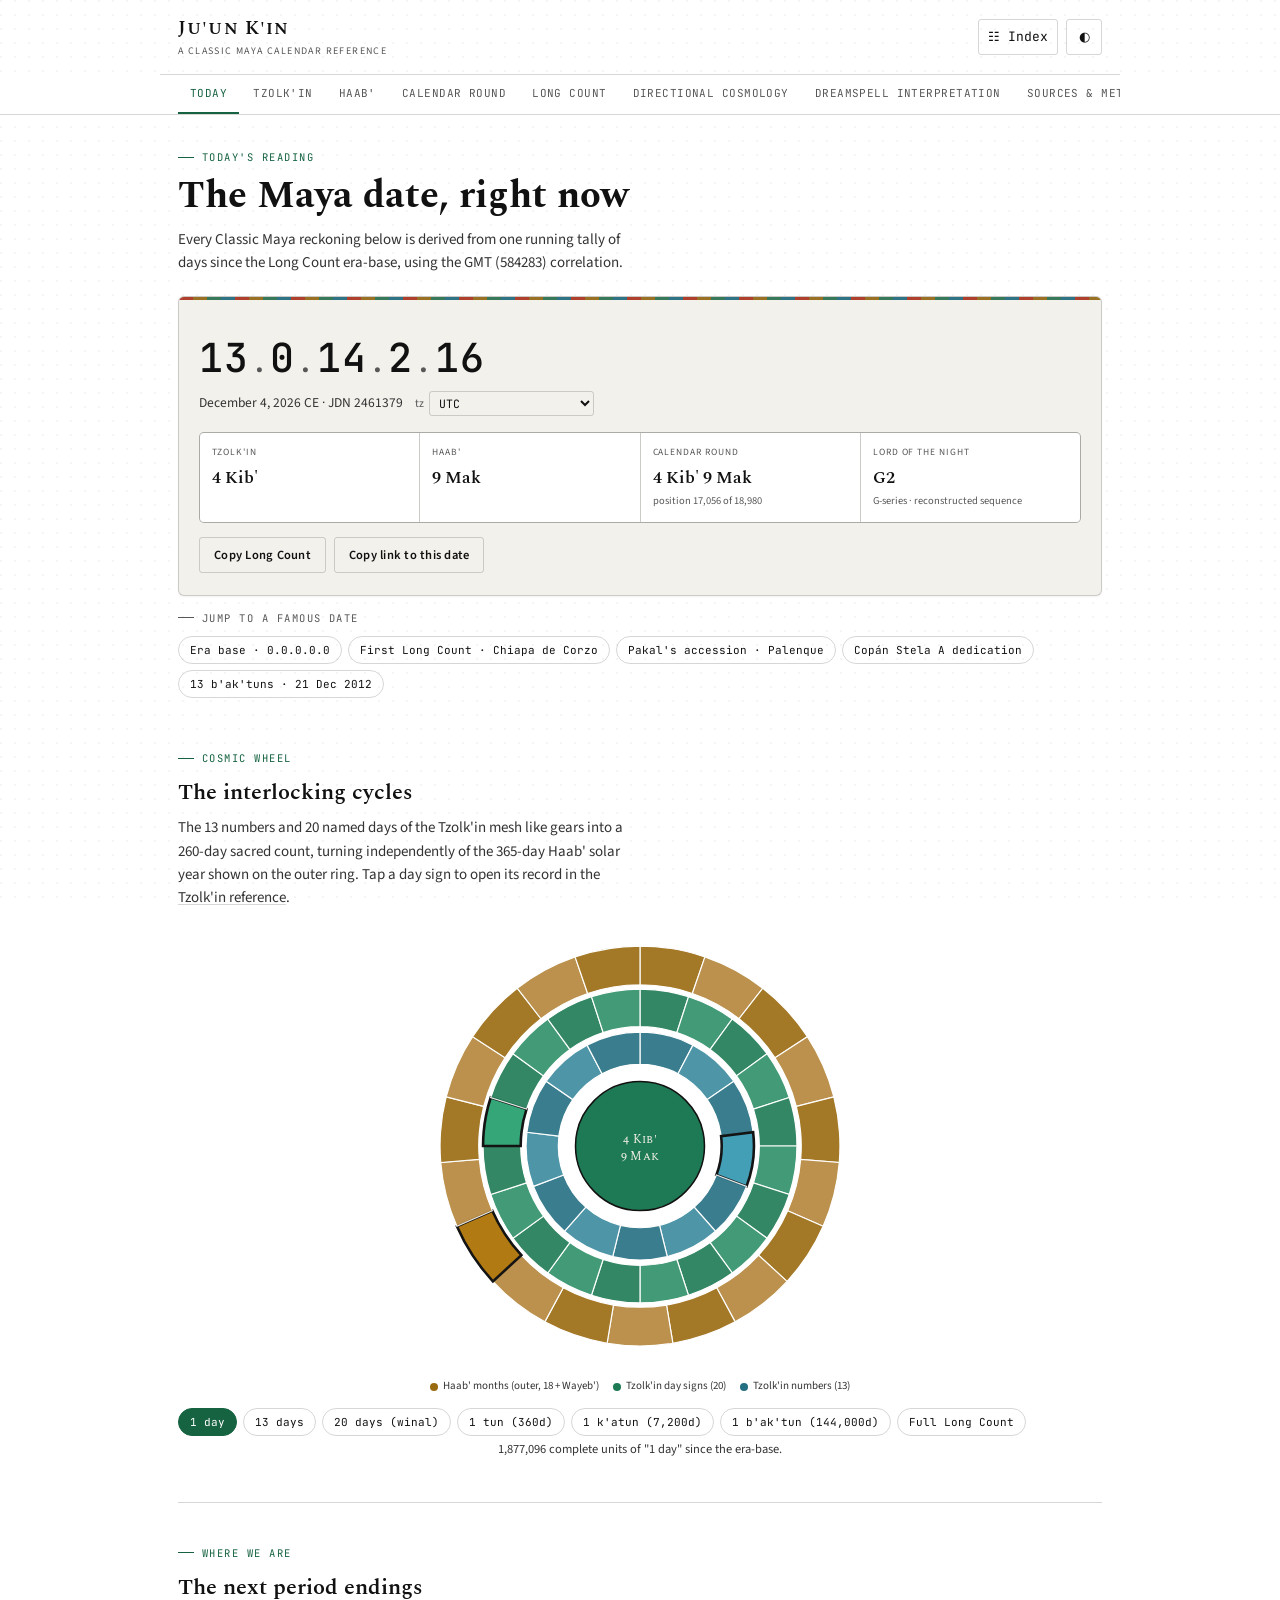
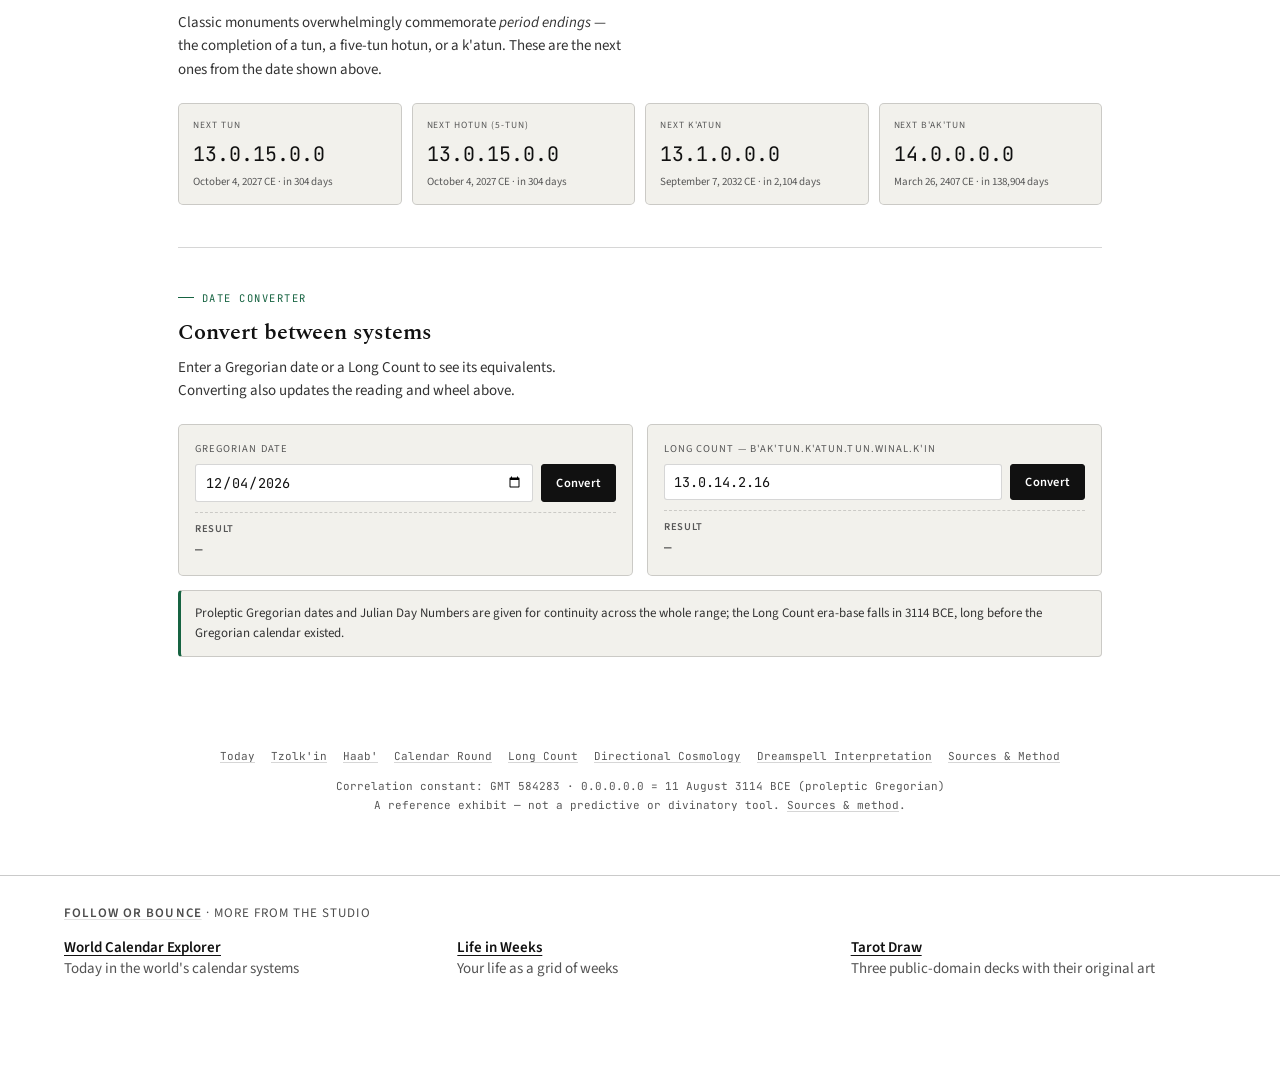
<file: index.html>
<!DOCTYPE html>
<html lang="en">
<head>
<meta charset="UTF-8">
<meta name="viewport" content="width=device-width, initial-scale=1.0, viewport-fit=cover">
<title>Today — Ju'un K'in, the Classic Maya Calendar</title>
<meta name="description" content="Today's date across every Classic Maya cycle — Long Count, Tzolk'in, Haab', Calendar Round, Lord of the Night — with an interactive wheel and a bidirectional date converter (GMT 584283 correlation).">
<link rel="canonical" href="https://followorbounce.github.io/Maya-Calendar/">
<meta name="theme-color" content="#F2F1EC">
<link rel="icon" href="assets/favicon.svg" type="image/svg+xml">
<meta property="og:type" content="website">
<meta property="og:title" content="Ju'un K'in — the Classic Maya Calendar">
<meta property="og:description" content="Today's date across every Classic Maya cycle, an interactive wheel, and a bidirectional date converter.">
<meta property="og:url" content="https://followorbounce.github.io/Maya-Calendar/">
<meta property="og:site_name" content="Ju'un K'in">
<meta property="og:image" content="https://followorbounce.github.io/Maya-Calendar/og/index.jpg">
<meta property="og:image:width" content="1200">
<meta property="og:image:height" content="630">
<meta property="og:image:alt" content="the Classic Maya Calendar — Ju&#x27;un K&#x27;in · Maya Calendar">
<meta name="twitter:card" content="summary_large_image">
<meta name="twitter:image" content="https://followorbounce.github.io/Maya-Calendar/og/index.jpg">
<link rel="manifest" href="manifest.webmanifest">
<link rel="preconnect" href="https://fonts.googleapis.com">
<link rel="preconnect" href="https://fonts.gstatic.com" crossorigin>
<link href="https://fonts.googleapis.com/css2?family=Spectral:wght@400;500;600;700&family=Spectral+SC:wght@500;600&family=Source+Sans+3:wght@400;500;600&family=JetBrains+Mono:wght@400;500&display=swap" rel="stylesheet">
<link rel="stylesheet" href="assets/styles.css">
<script src="assets/calendar.js"></script>
<script src="assets/site.js" defer></script>
<script defer src="https://static.cloudflareinsights.com/beacon.min.js" data-cf-beacon='{"token": "bba4e16a7d9b4d9985eda0cda2624e60"}'></script>
<!-- fob-ga --><script async src="https://www.googletagmanager.com/gtag/js?id=G-CE86H6X7Z7"></script>
<script>window.dataLayer=window.dataLayer||[];function gtag(){dataLayer.push(arguments);}gtag('js',new Date());gtag('config','G-CE86H6X7Z7');</script><!-- /fob-ga -->
</head>
<body data-page="index">

<div id="site-header"></div>

<main class="wrap">

  <section class="hero-intro" data-mini-anchor>
    <div class="eyebrow">Today's reading</div>
    <h1 class="page-title" id="pageTitle">The Maya date, right now</h1>
    <p class="lede" id="viewingNote">Every Classic Maya reckoning below is derived from one running tally of days since the Long Count era-base, using the GMT (584283) correlation.</p>

    <div class="today-card">
      <div class="lc-display" id="lcDisplay">—</div>
      <div class="greg-line">
        <span id="gregLine">—</span>
        <span class="tz-field">tz <select class="tz-select" id="tzSelect" aria-label="Time zone for 'today'"></select></span>
      </div>
      <div class="stat-grid">
        <div class="stat"><div class="k">Tzolk'in</div><div class="v" id="statTzolkin">—</div></div>
        <div class="stat"><div class="k">Haab'</div><div class="v" id="statHaab">—</div></div>
        <div class="stat"><div class="k">Calendar Round</div><div class="v" id="statCR">—</div></div>
        <div class="stat"><div class="k">Lord of the Night</div><div class="v" id="statLord">—</div></div>
      </div>
      <div class="card-actions">
        <button class="btn ghost" id="copyLC">Copy Long Count</button>
        <button class="btn ghost" id="copyLink">Copy link to this date</button>
        <button class="btn ghost" id="btnToday" hidden>Back to today</button>
      </div>
    </div>

    <div style="margin-top:14px">
      <div class="eyebrow" style="color:var(--muted-soft)">Jump to a famous date</div>
      <div class="chiprow" id="presetRow"></div>
    </div>
  </section>

  <section class="section">
    <div class="eyebrow">Cosmic wheel</div>
    <h2 class="title">The interlocking cycles</h2>
    <p class="lede">The 13 numbers and 20 named days of the Tzolk'in mesh like gears into a 260-day sacred count, turning independently of the 365-day Haab' solar year shown on the outer ring. Tap a day sign to open its record in the <a href="tzolkin.html">Tzolk'in reference</a>.</p>
    <div class="ring-stage">
      <div class="ring-svg-holder">
        <svg class="rings" viewBox="0 0 400 400" id="ringSvg" role="img" aria-label="Interactive Tzolk'in and Haab' wheel"></svg>
      </div>
      <div class="ring-legend" id="ringLegend"></div>
    </div>
    <div class="scale-row chiprow" id="scaleRow"></div>
    <div class="scale-note" id="scaleNote"></div>
  </section>

  <section class="section">
    <div class="eyebrow">Where we are</div>
    <h2 class="title">The next period endings</h2>
    <p class="lede">Classic monuments overwhelmingly commemorate <em>period endings</em> — the completion of a tun, a five-tun hotun, or a k'atun. These are the next ones from the date shown above.</p>
    <div class="kpi-row" id="peRow"></div>
  </section>

  <section class="section">
    <div class="eyebrow">Date converter</div>
    <h2 class="title">Convert between systems</h2>
    <p class="lede">Enter a Gregorian date or a Long Count to see its equivalents. Converting also updates the reading and wheel above.</p>
    <div class="explorer-grid">
      <div class="field-card">
        <label for="gregInput">Gregorian date</label>
        <div class="field-row">
          <input type="date" id="gregInput">
          <button class="btn" id="convertGreg">Convert</button>
        </div>
        <div class="result-line" id="gregResult"><b>Result</b>—</div>
      </div>
      <div class="field-card">
        <label for="lcInput">Long Count — b'ak'tun.k'atun.tun.winal.k'in</label>
        <div class="field-row">
          <input type="text" id="lcInput" placeholder="13.0.13.14.7" inputmode="numeric">
          <button class="btn" id="convertLC">Convert</button>
        </div>
        <div class="result-line" id="lcResult"><b>Result</b>—</div>
      </div>
    </div>
    <div class="callout">Proleptic Gregorian dates and Julian Day Numbers are given for continuity across the whole range; the Long Count era-base falls in 3114 BCE, long before the Gregorian calendar existed.</div>
  </section>

</main>

<div id="site-footer"></div>

<script>
(function () {
  var MC = window.MC;
  var viewingTotal = null; // null => live "today"; number => a pinned date

  /* ---- timezone select ---- */
  (function () {
    var sel = document.getElementById('tzSelect');
    var zones = ["Pacific/Honolulu", "America/Los_Angeles", "America/Denver", "America/Chicago",
      "America/New_York", "America/Mexico_City", "UTC", "Europe/London", "Europe/Berlin",
      "Europe/Moscow", "Asia/Kolkata", "Asia/Tokyo", "Australia/Sydney"];
    var userTz = "UTC";
    try { userTz = Intl.DateTimeFormat().resolvedOptions().timeZone; } catch (e) { }
    if (zones.indexOf(userTz) < 0) zones.unshift(userTz);
    sel.innerHTML = zones.map(function (z) {
      return '<option value="' + z + '"' + (z === userTz ? ' selected' : '') + '>' + z.replace(/_/g, ' ') + '</option>';
    }).join('');
    sel.addEventListener('change', render);
  })();

  function liveTotal() {
    var t = MC.todayInZone(document.getElementById('tzSelect').value);
    return MC.gregorianToJDN(t.y, t.m, t.d) - MC.CORRELATION;
  }
  function activeTotal() { return viewingTotal == null ? liveTotal() : viewingTotal; }

  /* ---- presets ---- */
  var PRESETS = [
    { label: "Era base · 0.0.0.0.0", lc: [0, 0, 0, 0, 0] },
    { label: "First Long Count · Chiapa de Corzo", lc: [7, 16, 3, 2, 13] },
    { label: "Pakal's accession · Palenque", lc: [9, 9, 2, 4, 8] },
    { label: "Copán Stela A dedication", lc: [9, 14, 19, 8, 0] },
    { label: "13 b'ak'tuns · 21 Dec 2012", lc: [13, 0, 0, 0, 0] }
  ];
  (function () {
    var row = document.getElementById('presetRow');
    row.innerHTML = PRESETS.map(function (p, i) {
      return '<button class="chip" data-i="' + i + '">' + p.label + '</button>';
    }).join('');
    row.addEventListener('click', function (e) {
      var b = e.target.closest('button[data-i]'); if (!b) return;
      var p = PRESETS[+b.dataset.i];
      viewingTotal = MC.totalFromLongCount.apply(null, p.lc);
      syncUrl(); render();
    });
  })();

  /* ---- url deep-link ---- */
  function readUrl() {
    var q = MC.parseQuery();
    if (q.lc) {
      var parts = q.lc.split('.').map(Number);
      if (parts.length === 5 && parts.every(function (n) { return !isNaN(n); })) {
        viewingTotal = MC.totalFromLongCount.apply(null, parts);
      }
    } else if (q.date) {
      var d = q.date.split('-').map(Number);
      if (d.length === 3) viewingTotal = MC.gregorianToJDN(d[0], d[1], d[2]) - MC.CORRELATION;
    }
  }
  function syncUrl() {
    var url = location.pathname;
    if (viewingTotal != null) {
      var g = MC.jdnToGregorian(viewingTotal + MC.CORRELATION);
      url += '?date=' + g.y + '-' + String(g.m).padStart(2, '0') + '-' + String(g.d).padStart(2, '0');
    }
    history.replaceState(null, '', url);
  }

  /* ---- wheel ---- */
  var SCALES = [
    { label: "1 day", unit: 1 }, { label: "13 days", unit: 13 }, { label: "20 days (winal)", unit: 20 },
    { label: "1 tun (360d)", unit: 360 }, { label: "1 k'atun (7,200d)", unit: 7200 },
    { label: "1 b'ak'tun (144,000d)", unit: 144000 }, { label: "Full Long Count", unit: 'full' }
  ];
  var activeScale = 0;
  (function () {
    var row = document.getElementById('scaleRow');
    row.innerHTML = SCALES.map(function (s, i) {
      return '<button class="chip' + (i === 0 ? ' active' : '') + '" data-i="' + i + '">' + s.label + '</button>';
    }).join('');
    row.addEventListener('click', function (e) {
      var b = e.target.closest('button[data-i]'); if (!b) return;
      row.querySelectorAll('.chip').forEach(function (c) { c.classList.remove('active'); });
      b.classList.add('active'); activeScale = +b.dataset.i; scaleNote();
    });
  })();
  function scaleNote() {
    var r = MC.readingFromTotal(activeTotal());
    var s = SCALES[activeScale], el = document.getElementById('scaleNote');
    if (s.unit === 'full') el.textContent = r.total.toLocaleString() + ' days have elapsed since the era-base (0.0.0.0.0).';
    else el.textContent = Math.floor(r.total / s.unit).toLocaleString() + ' complete units of "' + s.label + '" since the era-base.';
  }

  function polar(cx, cy, rr, deg) { var a = (deg - 90) * Math.PI / 180; return [cx + rr * Math.cos(a), cy + rr * Math.sin(a)]; }
  function arc(cx, cy, ri, ro, a0, a1) {
    var p0 = polar(cx, cy, ro, a0), p1 = polar(cx, cy, ro, a1), p2 = polar(cx, cy, ri, a1), p3 = polar(cx, cy, ri, a0);
    var big = (a1 - a0) > 180 ? 1 : 0;
    return 'M' + p0 + ' A' + ro + ',' + ro + ' 0 ' + big + ' 1 ' + p1 + ' L' + p2 + ' A' + ri + ',' + ri + ' 0 ' + big + ' 0 ' + p3 + ' Z';
  }
  var PAL = { ochre: ["#9A6A10", "#B4863A"], jade: ["#1E7A54", "#2E9068"], blue: ["#256F82", "#3A8A9E"] };
  function drawWheel(r) {
    var svg = document.getElementById('ringSvg'); svg.innerHTML = '';
    var ns = 'http://www.w3.org/2000/svg', cx = 200, cy = 200;
    var HAAB = MC.HAAB_MONTHS; // includes Wayeb' at index 18
    var rings = [
      { ri: 150, ro: 186, labels: HAAB, pal: 'ochre', kind: 'haab' },
      { ri: 111, ro: 146, labels: MC.DAY_SIGNS, pal: 'jade', kind: 'sign' },
      { ri: 76, ro: 106, labels: Array.from({ length: 13 }, function (_, i) { return i + 1; }), pal: 'blue', kind: 'num' }
    ];
    rings.forEach(function (ring) {
      var n = ring.labels.length, step = 360 / n;
      for (var i = 0; i < n; i++) {
        var path = document.createElementNS(ns, 'path');
        path.setAttribute('d', arc(cx, cy, ring.ri, ring.ro, i * step, (i + 1) * step));
        path.setAttribute('fill', PAL[ring.pal][i % 2]);
        path.setAttribute('stroke', 'var(--limestone)');
        path.setAttribute('stroke-width', '1.1');
        path.setAttribute('class', 'ring-seg');
        path.setAttribute('opacity', '0.9');
        var cur = (ring.kind === 'haab' && ring.labels[i] === r.hb.month) ||
          (ring.kind === 'sign' && ring.labels[i] === r.tz.sign) ||
          (ring.kind === 'num' && ring.labels[i] === r.tz.num);
        if (cur) { path.setAttribute('opacity', '1'); path.setAttribute('stroke', 'var(--ink)'); path.setAttribute('stroke-width', '2.4'); path.classList.add('active'); }
        var tt = document.createElementNS(ns, 'title'); tt.textContent = String(ring.labels[i]); path.appendChild(tt);
        if (ring.kind === 'sign') {
          path.setAttribute('data-key', ring.labels[i]);
          (function (name) { path.addEventListener('click', function () { location.href = 'tzolkin.html?sign=' + encodeURIComponent(name); }); })(ring.labels[i]);
        }
        svg.appendChild(path);
      }
    });
    var core = document.createElementNS(ns, 'circle');
    core.setAttribute('cx', cx); core.setAttribute('cy', cy); core.setAttribute('r', 60);
    core.setAttribute('fill', '#1E7A54'); core.setAttribute('stroke', 'var(--ink)'); core.setAttribute('stroke-width', '1.4');
    svg.appendChild(core);
    var l1 = document.createElementNS(ns, 'text');
    l1.setAttribute('x', cx); l1.setAttribute('y', cy - 3); l1.setAttribute('class', 'ring-center-label');
    l1.textContent = r.tz.num + ' ' + r.tz.sign; svg.appendChild(l1);
    var l2 = document.createElementNS(ns, 'text');
    l2.setAttribute('x', cx); l2.setAttribute('y', cy + 13); l2.setAttribute('class', 'ring-center-label'); l2.setAttribute('font-size', '9');
    l2.textContent = MC.haabLabel(r.hb); svg.appendChild(l2);
    document.getElementById('ringLegend').innerHTML =
      '<span><span class="dot" style="background:#9A6A10"></span>Haab\' months (outer, 18 + Wayeb\')</span>' +
      '<span><span class="dot" style="background:#1E7A54"></span>Tzolk\'in day signs (20)</span>' +
      '<span><span class="dot" style="background:#256F82"></span>Tzolk\'in numbers (13)</span>';
  }

  /* ---- period endings ---- */
  function periodEndings(r) {
    var rows = [
      ['Next tun', r.periodEndings.tun], ['Next hotun (5-tun)', r.periodEndings.hotun],
      ['Next k\'atun', r.periodEndings.katun], ['Next b\'ak\'tun', r.periodEndings.baktun]
    ];
    document.getElementById('peRow').innerHTML = rows.map(function (row) {
      var t = row[1], lc = MC.longCountFromTotal(t), g = MC.jdnToGregorian(t + MC.CORRELATION);
      var days = t - r.total;
      return '<div class="kpi"><div class="kpi-k">' + row[0] + '</div>' +
        '<div class="kpi-v">' + MC.formatLC(lc) + '</div>' +
        '<div class="kpi-sub">' + MC.formatGregorian(g) + ' · in ' + days.toLocaleString() + ' days</div></div>';
    }).join('');
  }

  /* ---- main render ---- */
  function render() {
    var total = activeTotal();
    var r = MC.readingFromTotal(total);
    var live = viewingTotal == null;

    document.getElementById('lcDisplay').innerHTML = MC.formatLC(r.lc).split('.').join('<span>.</span>');
    document.getElementById('gregLine').textContent =
      MC.formatGregorian(r.greg) + ' · JDN ' + r.jdn + (live ? '' : ' · pinned');
    document.getElementById('statTzolkin').innerHTML = r.tz.num + ' ' + r.tz.sign;
    document.getElementById('statHaab').innerHTML = MC.haabLabel(r.hb);
    document.getElementById('statCR').innerHTML = MC.calendarRoundLabel(r) +
      '<small>position ' + r.crPos.toLocaleString() + ' of 18,980</small>';
    document.getElementById('statLord').innerHTML = r.lord + '<small>G-series · reconstructed sequence</small>';

    document.getElementById('btnToday').hidden = live;
    document.getElementById('pageTitle').textContent = live ? 'The Maya date, right now' : 'A pinned Maya date';
    document.getElementById('viewingNote').textContent = live
      ? "Every Classic Maya reckoning below is derived from one running tally of days since the Long Count era-base, using the GMT (584283) correlation."
      : 'Showing ' + MC.formatGregorian(r.greg) + '. Use "Back to today" to return to the live reading.';

    document.getElementById('gregInput').value = (r.greg.y > 0)
      ? r.greg.y.toString().padStart(4, '0') + '-' + String(r.greg.m).padStart(2, '0') + '-' + String(r.greg.d).padStart(2, '0') : '';
    document.getElementById('lcInput').value = MC.formatLC(r.lc);

    drawWheel(r); scaleNote(); periodEndings(r);
    window.dispatchEvent(new Event('mc:rendered'));
  }

  /* ---- actions ---- */
  document.getElementById('btnToday').addEventListener('click', function () { viewingTotal = null; syncUrl(); render(); });
  document.getElementById('copyLC').addEventListener('click', function () {
    window.mcCopy(MC.formatLC(MC.readingFromTotal(activeTotal()).lc), 'Long Count');
  });
  document.getElementById('copyLink').addEventListener('click', function () {
    var g = MC.jdnToGregorian(activeTotal() + MC.CORRELATION);
    var u = location.origin + location.pathname + '?date=' + g.y + '-' + String(g.m).padStart(2, '0') + '-' + String(g.d).padStart(2, '0');
    window.mcCopy(u, 'Link');
  });
  document.getElementById('convertGreg').addEventListener('click', function () {
    var v = document.getElementById('gregInput').value; if (!v) return;
    var p = v.split('-').map(Number);
    viewingTotal = MC.gregorianToJDN(p[0], p[1], p[2]) - MC.CORRELATION;
    var r = MC.readingFromTotal(viewingTotal);
    document.getElementById('gregResult').innerHTML = '<b>Result</b>' + MC.formatLC(r.lc) +
      ' · ' + r.tz.num + ' ' + r.tz.sign + ' · ' + MC.haabLabel(r.hb) + ' · G' + r.lord.slice(1) + ' · JDN ' + r.jdn;
    syncUrl(); render();
  });
  document.getElementById('convertLC').addEventListener('click', function () {
    var v = document.getElementById('lcInput').value.trim();
    var p = v.split('.').map(Number);
    if (p.length !== 5 || p.some(isNaN)) {
      document.getElementById('lcResult').innerHTML = '<b>Result</b>Enter five dot-separated integers, e.g. 13.0.13.14.7';
      return;
    }
    viewingTotal = MC.totalFromLongCount.apply(null, p);
    var r = MC.readingFromTotal(viewingTotal);
    document.getElementById('lcResult').innerHTML = '<b>Result</b>' + MC.formatGregorian(r.greg) +
      ' (proleptic Gregorian) · ' + r.tz.num + ' ' + r.tz.sign + ' · ' + MC.haabLabel(r.hb) + ' · JDN ' + r.jdn;
    syncUrl(); render();
  });

  readUrl();
  render();
  setInterval(function () { if (viewingTotal == null) render(); }, 60000);
})();
</script>
<!-- fob-network -->
<aside class="fob-net" aria-label="More from Follow or Bounce"><style>.fob-net{border-top:1px solid;border-color:color-mix(in srgb,currentColor 22%,transparent);margin-top:48px;padding:28px max(16px,env(safe-area-inset-right,0px)) calc(28px + env(safe-area-inset-bottom,0px)) max(16px,env(safe-area-inset-left,0px));font-size:15px;line-height:1.45;clear:both}.fob-net>div{max-width:72rem;margin:0 auto}.fob-net p{margin:0 0 14px;font-size:13px;letter-spacing:.08em;text-transform:uppercase;opacity:.75}.fob-net p a{color:inherit;font-weight:600}.fob-net ul{list-style:none;margin:0;padding:0;display:grid;grid-template-columns:repeat(auto-fit,minmax(14rem,1fr));gap:10px 28px}.fob-net li a{display:block;min-height:44px;color:inherit;text-decoration:none}.fob-net li b{display:block;font-weight:600;text-decoration:underline;text-underline-offset:3px;text-decoration-thickness:1px}.fob-net li span{display:block;opacity:.72}.fob-net a:focus-visible{outline:2px solid currentColor;outline-offset:3px}</style><div><p><a href="https://followorbounce.github.io/">Follow or Bounce</a> · more from the studio</p><ul><li><a href="https://followorbounce.github.io/world-calendar-explorer/"><b>World Calendar Explorer</b><span>Today in the world&#x27;s calendar systems</span></a></li><li><a href="https://followorbounce.github.io/life-in-weeks"><b>Life in Weeks</b><span>Your life as a grid of weeks</span></a></li><li><a href="https://followorbounce.github.io/tarot/"><b>Tarot Draw</b><span>Three public-domain decks with their original art</span></a></li></ul></div></aside>
<!-- /fob-network -->
</body>
</html>
</file>
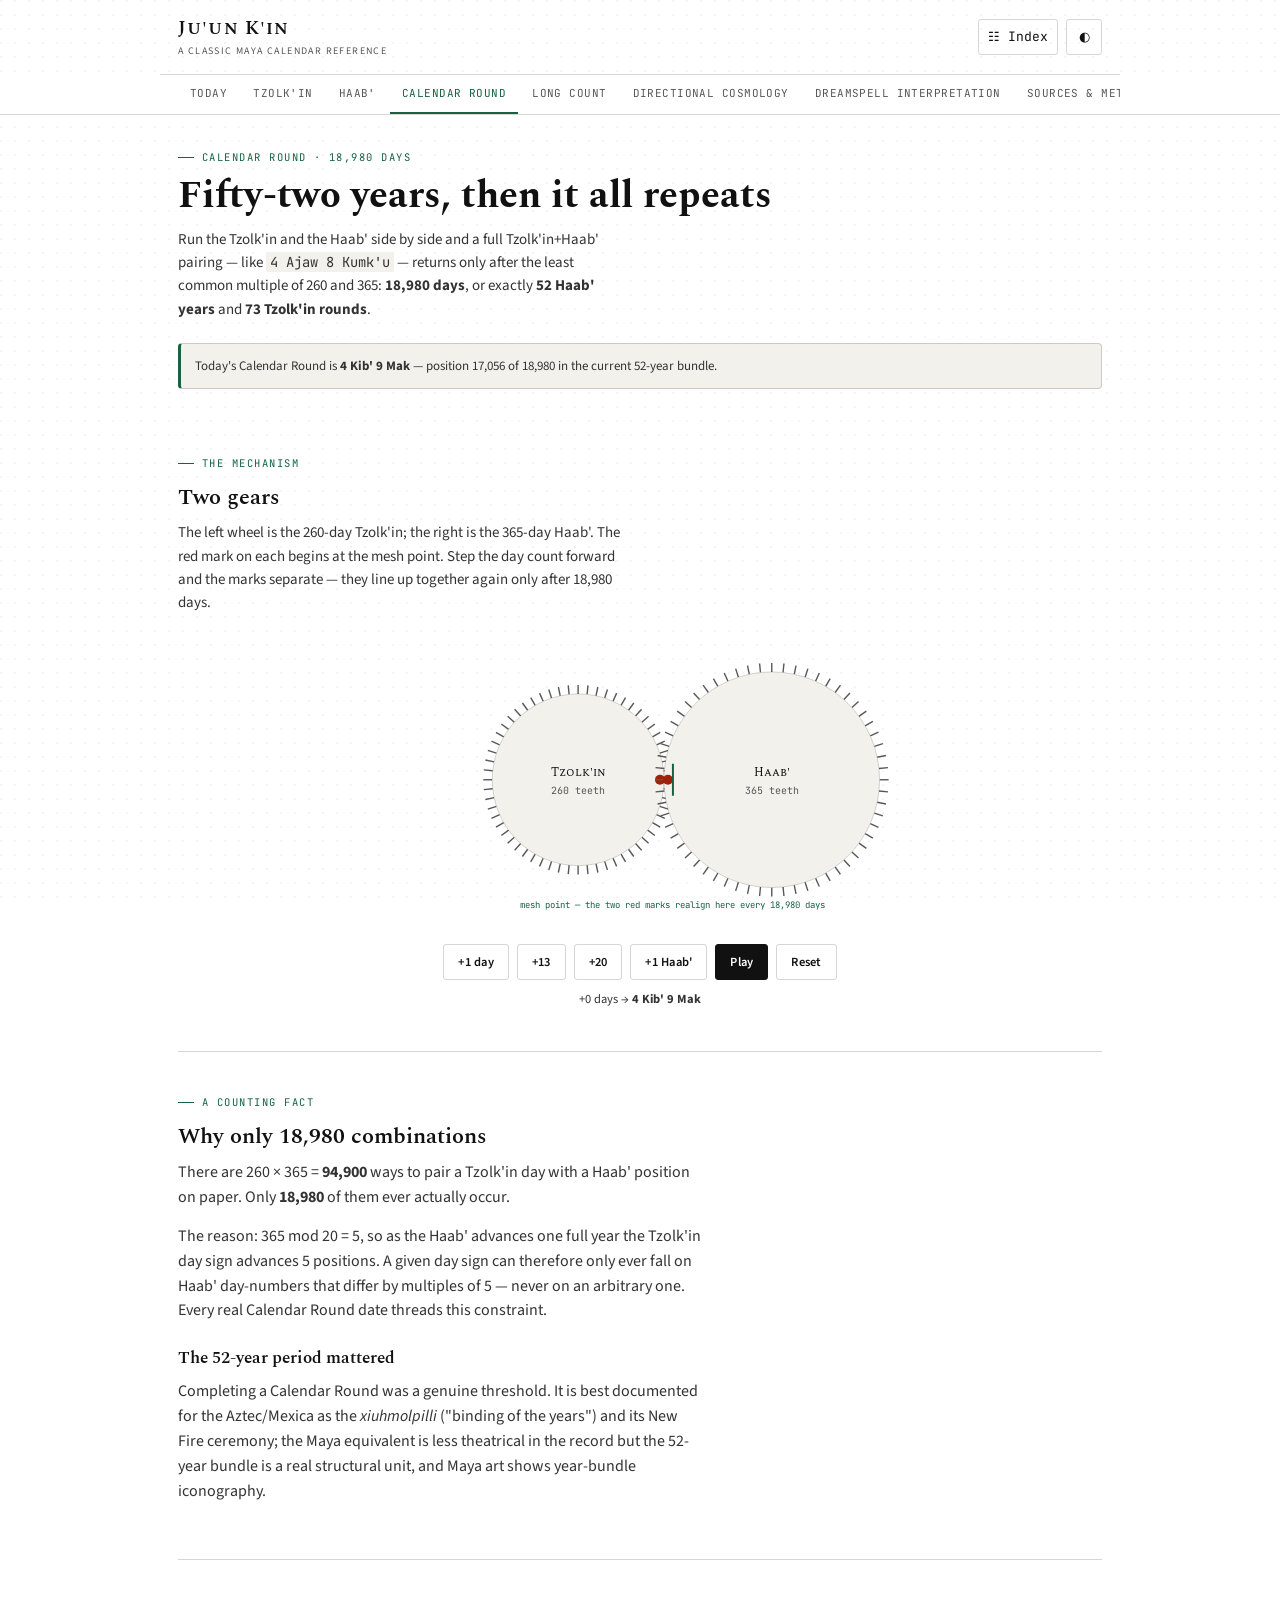
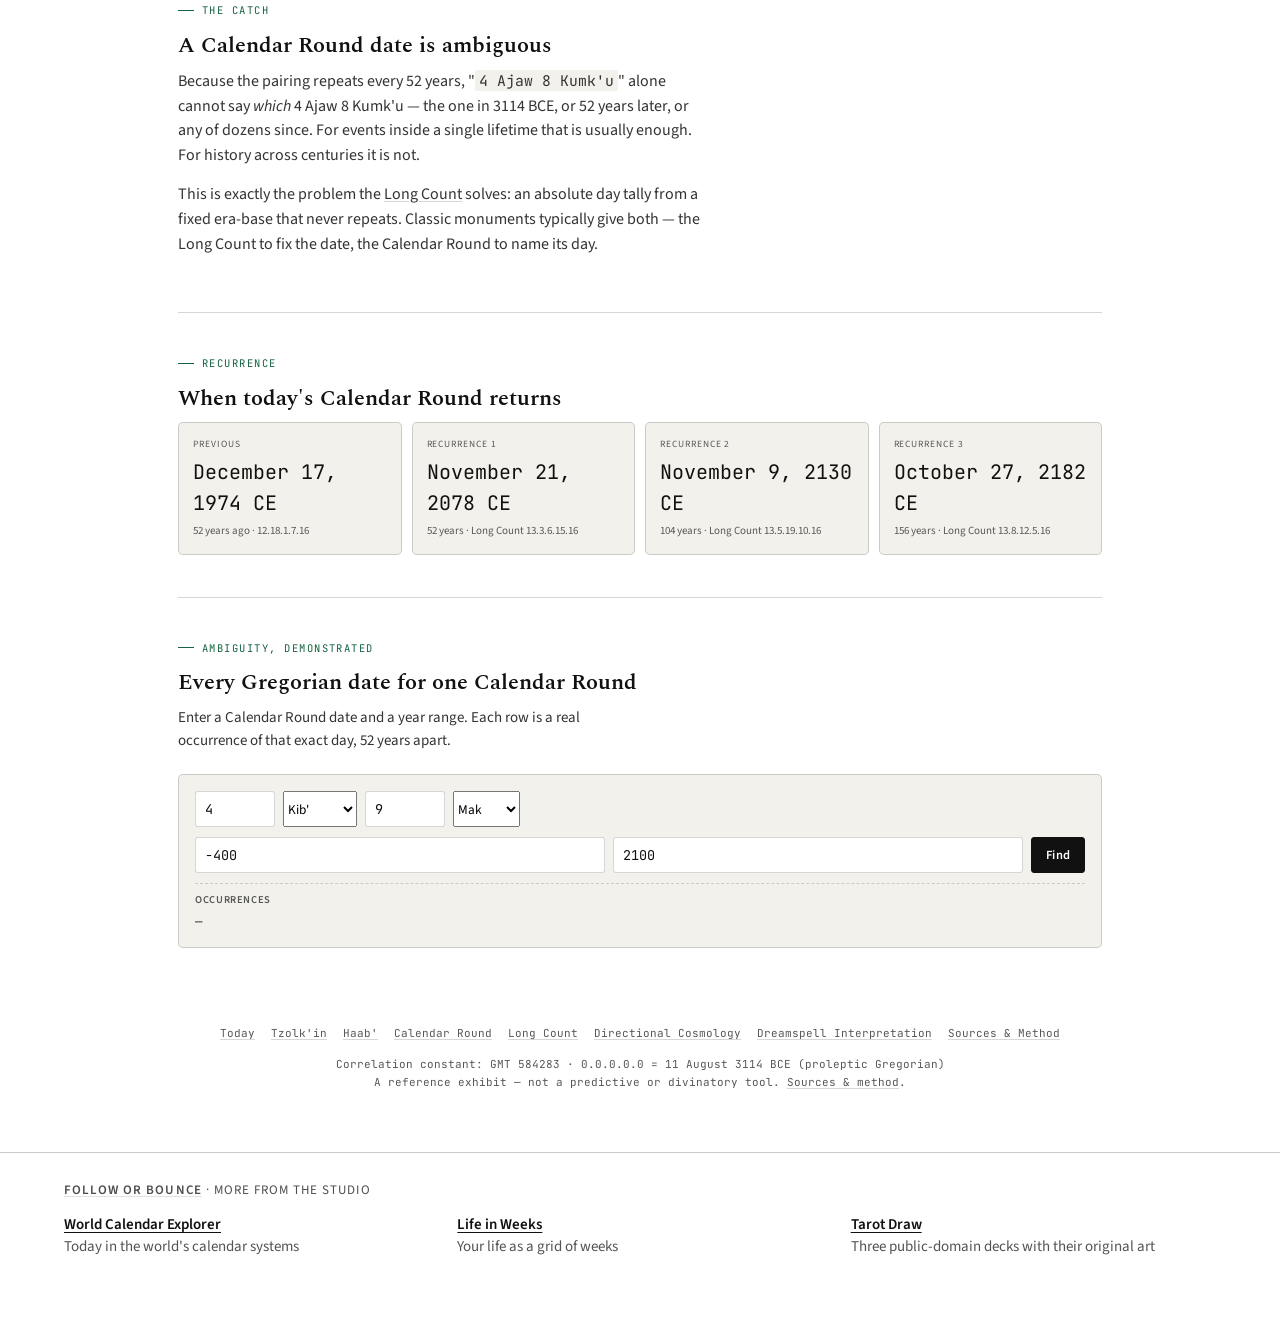
<file: calendar-round.html>
<!DOCTYPE html>
<html lang="en">
<head>
<meta charset="UTF-8">
<meta name="viewport" content="width=device-width, initial-scale=1.0, viewport-fit=cover">
<title>The Calendar Round — 52 Years of Meshed Cycles — Ju'un K'in</title>
<meta name="description" content="How the 260-day Tzolk'in and 365-day Haab' mesh into an 18,980-day (52-year) Calendar Round, why a Calendar Round date is ambiguous in absolute time, and when today's combination recurs.">
<link rel="canonical" href="https://followorbounce.github.io/Maya-Calendar/calendar-round.html">
<meta name="theme-color" content="#F2F1EC">
<link rel="icon" href="assets/favicon.svg" type="image/svg+xml">
<meta property="og:type" content="article">
<meta property="og:title" content="The Calendar Round — 52 Years of Meshed Cycles">
<meta property="og:description" content="How the Tzolk'in and Haab' mesh into a 52-year cycle, why the date is ambiguous, and when today's recurs.">
<meta property="og:url" content="https://followorbounce.github.io/Maya-Calendar/calendar-round.html">
<meta property="og:site_name" content="Ju'un K'in">
<meta property="og:image" content="https://followorbounce.github.io/Maya-Calendar/og/calendar-round.jpg">
<meta property="og:image:width" content="1200">
<meta property="og:image:height" content="630">
<meta property="og:image:alt" content="The Calendar Round — 52 Years of Meshed Cycles — Ju&#x27;un K&#x27;in · Maya Calendar">
<meta name="twitter:card" content="summary_large_image">
<meta name="twitter:image" content="https://followorbounce.github.io/Maya-Calendar/og/calendar-round.jpg">
<link rel="manifest" href="manifest.webmanifest">
<link rel="preconnect" href="https://fonts.googleapis.com">
<link rel="preconnect" href="https://fonts.gstatic.com" crossorigin>
<link href="https://fonts.googleapis.com/css2?family=Spectral:wght@400;500;600;700&family=Spectral+SC:wght@500;600&family=Source+Sans+3:wght@400;500;600&family=JetBrains+Mono:wght@400;500&display=swap" rel="stylesheet">
<link rel="stylesheet" href="assets/styles.css">
<script src="assets/calendar.js"></script>
<script src="assets/site.js" defer></script>
<script defer src="https://static.cloudflareinsights.com/beacon.min.js" data-cf-beacon='{"token": "bba4e16a7d9b4d9985eda0cda2624e60"}'></script>
<!-- fob-ga --><script async src="https://www.googletagmanager.com/gtag/js?id=G-CE86H6X7Z7"></script>
<script>window.dataLayer=window.dataLayer||[];function gtag(){dataLayer.push(arguments);}gtag('js',new Date());gtag('config','G-CE86H6X7Z7');</script><!-- /fob-ga -->
</head>
<body data-page="calendar-round">

<div id="site-header"></div>

<main class="wrap">

  <section class="hero-intro">
    <div class="eyebrow">Calendar Round · 18,980 days</div>
    <h1 class="page-title">Fifty-two years, then it all repeats</h1>
    <p class="lede">Run the Tzolk'in and the Haab' side by side and a full Tzolk'in+Haab' pairing — like <span class="mono">4 Ajaw 8 Kumk'u</span> — returns only after the least common multiple of 260 and 365: <b>18,980 days</b>, or exactly <b>52 Haab' years</b> and <b>73 Tzolk'in rounds</b>.</p>
    <div class="callout" id="todayLine">—</div>
  </section>

  <section class="section">
    <div class="eyebrow">The mechanism</div>
    <h2 class="title">Two gears</h2>
    <p class="lede">The left wheel is the 260-day Tzolk'in; the right is the 365-day Haab'. The red mark on each begins at the mesh point. Step the day count forward and the marks separate — they line up together again only after 18,980 days.</p>
    <div class="gear-stage" id="gearStage"></div>
    <div class="gear-controls">
      <button class="btn ghost" data-step="1">+1 day</button>
      <button class="btn ghost" data-step="13">+13</button>
      <button class="btn ghost" data-step="20">+20</button>
      <button class="btn ghost" data-step="365">+1 Haab'</button>
      <button class="btn" id="gearPlay">Play</button>
      <button class="btn ghost" id="gearReset">Reset</button>
    </div>
    <div class="scale-note" id="gearNote" style="margin-top:10px">—</div>
  </section>

  <section class="section">
    <div class="eyebrow">A counting fact</div>
    <h2 class="title">Why only 18,980 combinations</h2>
    <div class="prose">
      <p>There are 260 × 365 = <b>94,900</b> ways to pair a Tzolk'in day with a Haab' position on paper. Only <b>18,980</b> of them ever actually occur.</p>
      <p>The reason: 365 mod 20 = 5, so as the Haab' advances one full year the Tzolk'in day sign advances 5 positions. A given day sign can therefore only ever fall on Haab' day-numbers that differ by multiples of 5 — never on an arbitrary one. Every real Calendar Round date threads this constraint.</p>
      <h3>The 52-year period mattered</h3>
      <p>Completing a Calendar Round was a genuine threshold. It is best documented for the Aztec/Mexica as the <em>xiuhmolpilli</em> ("binding of the years") and its New Fire ceremony; the Maya equivalent is less theatrical in the record but the 52-year bundle is a real structural unit, and Maya art shows year-bundle iconography.</p>
    </div>
  </section>

  <section class="section">
    <div class="eyebrow">The catch</div>
    <h2 class="title">A Calendar Round date is ambiguous</h2>
    <div class="prose">
      <p>Because the pairing repeats every 52 years, "<span class="mono">4 Ajaw 8 Kumk'u</span>" alone cannot say <em>which</em> 4 Ajaw 8 Kumk'u — the one in 3114 BCE, or 52 years later, or any of dozens since. For events inside a single lifetime that is usually enough. For history across centuries it is not.</p>
      <p>This is exactly the problem the <a href="long-count.html">Long Count</a> solves: an absolute day tally from a fixed era-base that never repeats. Classic monuments typically give both — the Long Count to fix the date, the Calendar Round to name its day.</p>
    </div>
  </section>

  <section class="section">
    <div class="eyebrow">Recurrence</div>
    <h2 class="title">When today's Calendar Round returns</h2>
    <div class="kpi-row" id="recurRow"></div>
  </section>

  <section class="section">
    <div class="eyebrow">Ambiguity, demonstrated</div>
    <h2 class="title">Every Gregorian date for one Calendar Round</h2>
    <p class="lede">Enter a Calendar Round date and a year range. Each row is a real occurrence of that exact day, 52 years apart.</p>
    <div class="field-card">
      <div class="field-row">
        <input type="number" id="crNum" min="1" max="13" placeholder="4" aria-label="Tzolk'in number" style="max-width:80px">
        <select id="crSign" aria-label="Tzolk'in day sign"></select>
        <input type="number" id="crDay" min="0" max="19" placeholder="8" aria-label="Haab' day" style="max-width:80px">
        <select id="crMonth" aria-label="Haab' month"></select>
      </div>
      <div class="field-row">
        <input type="number" id="crFrom" placeholder="from year, e.g. -400" aria-label="From year">
        <input type="number" id="crTo" placeholder="to year, e.g. 2100" aria-label="To year">
        <button class="btn" id="crGo">Find</button>
      </div>
      <div class="result-line" id="crOut"><b>Occurrences</b>—</div>
    </div>
  </section>

</main>

<div id="site-footer"></div>

<script>
(function () {
  var MC = window.MC;
  var tz; try { tz = Intl.DateTimeFormat().resolvedOptions().timeZone; } catch (e) { tz = 'UTC'; }
  var td = MC.todayInZone(tz);
  var R = MC.readingFromGregorian(td.y, td.m, td.d);

  document.getElementById('todayLine').innerHTML =
    "Today's Calendar Round is <b>" + MC.calendarRoundLabel(R) + "</b> — position " +
    R.crPos.toLocaleString() + " of 18,980 in the current 52-year bundle.";

  /* ---- gears ---- */
  var offset = 0; // days stepped
  var playing = null;
  function drawGears() {
    var stage = document.getElementById('gearStage');
    var w = 460, hh = 288;
    var svg = '<svg viewBox="0 0 ' + w + ' ' + hh + '" role="img" aria-label="Meshing Tzolk\'in and Haab\' gears">';
    // two wheels that mesh at a tangent point on the horizontal centre line
    var L = { cx: 168, cy: 144, r: 86, teeth: 260, dir: 1, mesh: 90 };
    var H = { cx: 168 + 86 + 108, cy: 144, r: 108, teeth: 365, dir: -1, mesh: 270 };
    function wheel(G, label) {
      var turns = (offset / G.teeth) * G.dir;       // full turns of this wheel
      var rot = turns * 360;
      var drawn = 60, g = '<g>';
      for (var i = 0; i < drawn; i++) {
        var ang = (i / drawn) * 360 + rot;
        var rad = (ang - 90) * Math.PI / 180;
        var x1 = G.cx + G.r * Math.cos(rad), y1 = G.cy + G.r * Math.sin(rad);
        var x2 = G.cx + (G.r + 9) * Math.cos(rad), y2 = G.cy + (G.r + 9) * Math.sin(rad);
        g += '<line x1="' + x1.toFixed(1) + '" y1="' + y1.toFixed(1) + '" x2="' + x2.toFixed(1) + '" y2="' + y2.toFixed(1) + '" stroke="var(--muted-soft)" stroke-width="1.4"/>';
      }
      g += '<circle cx="' + G.cx + '" cy="' + G.cy + '" r="' + G.r + '" fill="var(--panel-alt)" stroke="var(--limestone-line)"/>';
      // "home" marker (where day 0 started) — begins at the mesh point, drifts as the wheel turns
      var hr = (G.mesh + rot - 90) * Math.PI / 180;
      g += '<circle cx="' + (G.cx + (G.r - 4) * Math.cos(hr)).toFixed(1) + '" cy="' + (G.cy + (G.r - 4) * Math.sin(hr)).toFixed(1) + '" r="5" fill="var(--cinnabar)"/>';
      g += '<text x="' + G.cx + '" y="' + (G.cy - 4) + '" text-anchor="middle" font-family="var(--serif-sc)" font-size="12" fill="var(--ink)">' + label + '</text>';
      g += '<text x="' + G.cx + '" y="' + (G.cy + 14) + '" text-anchor="middle" font-family="var(--mono)" font-size="10" fill="var(--muted-soft)">' + G.teeth + ' teeth</text>';
      return g + '</g>';
    }
    svg += wheel(L, "Tzolk'in");
    svg += wheel(H, "Haab'");
    // fixed mesh marker + label
    var mx = L.cx + L.r + 9;
    svg += '<line x1="' + mx + '" y1="' + (L.cy - 16) + '" x2="' + mx + '" y2="' + (L.cy + 16) + '" stroke="var(--jade)" stroke-width="2"/>';
    svg += '<text x="' + mx + '" y="272" text-anchor="middle" font-family="var(--mono)" font-size="9" fill="var(--jade)">mesh point — the two red marks realign here every 18,980 days</text>';
    svg += '</svg>';
    stage.innerHTML = svg;
  }
  function gearNote() {
    var total = R.total + offset;
    var r = MC.readingFromTotal(total);
    var toAlign = MC.mod(-offset, 18980);
    document.getElementById('gearNote').innerHTML =
      '+' + offset.toLocaleString() + ' days → <b>' + r.tz.num + ' ' + r.tz.sign + ' ' + MC.haabLabel(r.hb) + '</b>' +
      (offset === 0 ? '' : ' · realigns with today\'s pairing in ' + toAlign.toLocaleString() + ' days (' + (toAlign / 365).toFixed(1) + ' Haab\' years)');
  }
  document.getElementById('gearStage').closest('section').addEventListener('click', function (e) {
    var b = e.target.closest('[data-step]'); if (!b) return;
    offset += +b.dataset.step; drawGears(); gearNote();
  });
  document.getElementById('gearReset').addEventListener('click', function () {
    offset = 0; stopPlay(); drawGears(); gearNote();
  });
  function stopPlay() { if (playing) { clearInterval(playing); playing = null; document.getElementById('gearPlay').textContent = 'Play'; } }
  document.getElementById('gearPlay').addEventListener('click', function () {
    if (playing) { stopPlay(); return; }
    this.textContent = 'Pause';
    playing = setInterval(function () { offset += 73; drawGears(); gearNote(); }, 90);
  });
  drawGears(); gearNote();

  /* ---- recurrence ---- */
  (function () {
    var rows = [];
    for (var k = 1; k <= 3; k++) {
      var total = R.total + k * 18980;
      var g = MC.jdnToGregorian(total + MC.CORRELATION);
      rows.push('<div class="kpi"><div class="kpi-k">Recurrence ' + k + '</div><div class="kpi-v">' + MC.formatGregorian(g) +
        '</div><div class="kpi-sub">' + (k * 52) + ' years · Long Count ' + MC.formatLC(MC.longCountFromTotal(total)) + '</div></div>');
    }
    var prev = R.total - 18980, pg = MC.jdnToGregorian(prev + MC.CORRELATION);
    rows.unshift('<div class="kpi"><div class="kpi-k">Previous</div><div class="kpi-v">' + MC.formatGregorian(pg) +
      '</div><div class="kpi-sub">52 years ago · ' + MC.formatLC(MC.longCountFromTotal(prev)) + '</div></div>');
    document.getElementById('recurRow').innerHTML = rows.join('');
  })();

  /* ---- ambiguity finder ---- */
  (function () {
    document.getElementById('crSign').innerHTML = MC.DAY_SIGNS.map(function (s) { return '<option>' + s + '</option>'; }).join('');
    document.getElementById('crMonth').innerHTML = MC.HAAB_MONTHS.map(function (m) { return '<option>' + m + '</option>'; }).join('');
    document.getElementById('crNum').value = R.tz.num;
    document.getElementById('crSign').value = R.tz.sign;
    document.getElementById('crDay').value = R.hb.day;
    document.getElementById('crMonth').value = R.hb.month;
    document.getElementById('crFrom').value = -400;
    document.getElementById('crTo').value = 2100;

    document.getElementById('crGo').addEventListener('click', function () {
      var num = +document.getElementById('crNum').value;
      var sign = document.getElementById('crSign').value;
      var day = +document.getElementById('crDay').value;
      var month = document.getElementById('crMonth').value;
      var y0 = +document.getElementById('crFrom').value, y1 = +document.getElementById('crTo').value;
      // find CR position p in 0..18979
      var p = -1;
      for (var i = 0; i < 18980; i++) {
        var tzz = MC.tzolkinFromTotal(i), hb = MC.haabFromTotal(i);
        if (tzz.num === num && tzz.sign === sign && hb.day === day && hb.month === month) { p = i; break; }
      }
      var out = document.getElementById('crOut');
      if (p < 0) { out.innerHTML = '<b>Occurrences</b>That Tzolk\'in + Haab\' pairing never occurs — the 5-day offset rule forbids it.'; return; }
      var lo = MC.gregorianToJDN(y0, 1, 1) - MC.CORRELATION;
      var hi = MC.gregorianToJDN(y1, 12, 31) - MC.CORRELATION;
      var kmin = Math.ceil((lo - p) / 18980), kmax = Math.floor((hi - p) / 18980);
      var list = [];
      for (var k = kmin; k <= kmax && list.length < 40; k++) {
        var total = p + k * 18980;
        list.push(MC.formatGregorian(MC.jdnToGregorian(total + MC.CORRELATION)) + '  ·  ' + MC.formatLC(MC.longCountFromTotal(total)));
      }
      out.innerHTML = '<b>' + list.length + ' occurrence' + (list.length === 1 ? '' : 's') + ' of ' + num + ' ' + sign + ' ' +
        (day === 0 ? 'Seating of ' : day + ' ') + month + '</b>' + list.join('<br>');
    });
  })();

  window.dispatchEvent(new Event('mc:rendered'));
})();
</script>
<!-- fob-network -->
<aside class="fob-net" aria-label="More from Follow or Bounce"><style>.fob-net{border-top:1px solid;border-color:color-mix(in srgb,currentColor 22%,transparent);margin-top:48px;padding:28px max(16px,env(safe-area-inset-right,0px)) calc(28px + env(safe-area-inset-bottom,0px)) max(16px,env(safe-area-inset-left,0px));font-size:15px;line-height:1.45;clear:both}.fob-net>div{max-width:72rem;margin:0 auto}.fob-net p{margin:0 0 14px;font-size:13px;letter-spacing:.08em;text-transform:uppercase;opacity:.75}.fob-net p a{color:inherit;font-weight:600}.fob-net ul{list-style:none;margin:0;padding:0;display:grid;grid-template-columns:repeat(auto-fit,minmax(14rem,1fr));gap:10px 28px}.fob-net li a{display:block;min-height:44px;color:inherit;text-decoration:none}.fob-net li b{display:block;font-weight:600;text-decoration:underline;text-underline-offset:3px;text-decoration-thickness:1px}.fob-net li span{display:block;opacity:.72}.fob-net a:focus-visible{outline:2px solid currentColor;outline-offset:3px}</style><div><p><a href="https://followorbounce.github.io/">Follow or Bounce</a> · more from the studio</p><ul><li><a href="https://followorbounce.github.io/world-calendar-explorer/"><b>World Calendar Explorer</b><span>Today in the world&#x27;s calendar systems</span></a></li><li><a href="https://followorbounce.github.io/life-in-weeks"><b>Life in Weeks</b><span>Your life as a grid of weeks</span></a></li><li><a href="https://followorbounce.github.io/tarot/"><b>Tarot Draw</b><span>Three public-domain decks with their original art</span></a></li></ul></div></aside>
<!-- /fob-network -->
</body>
</html>
</file>
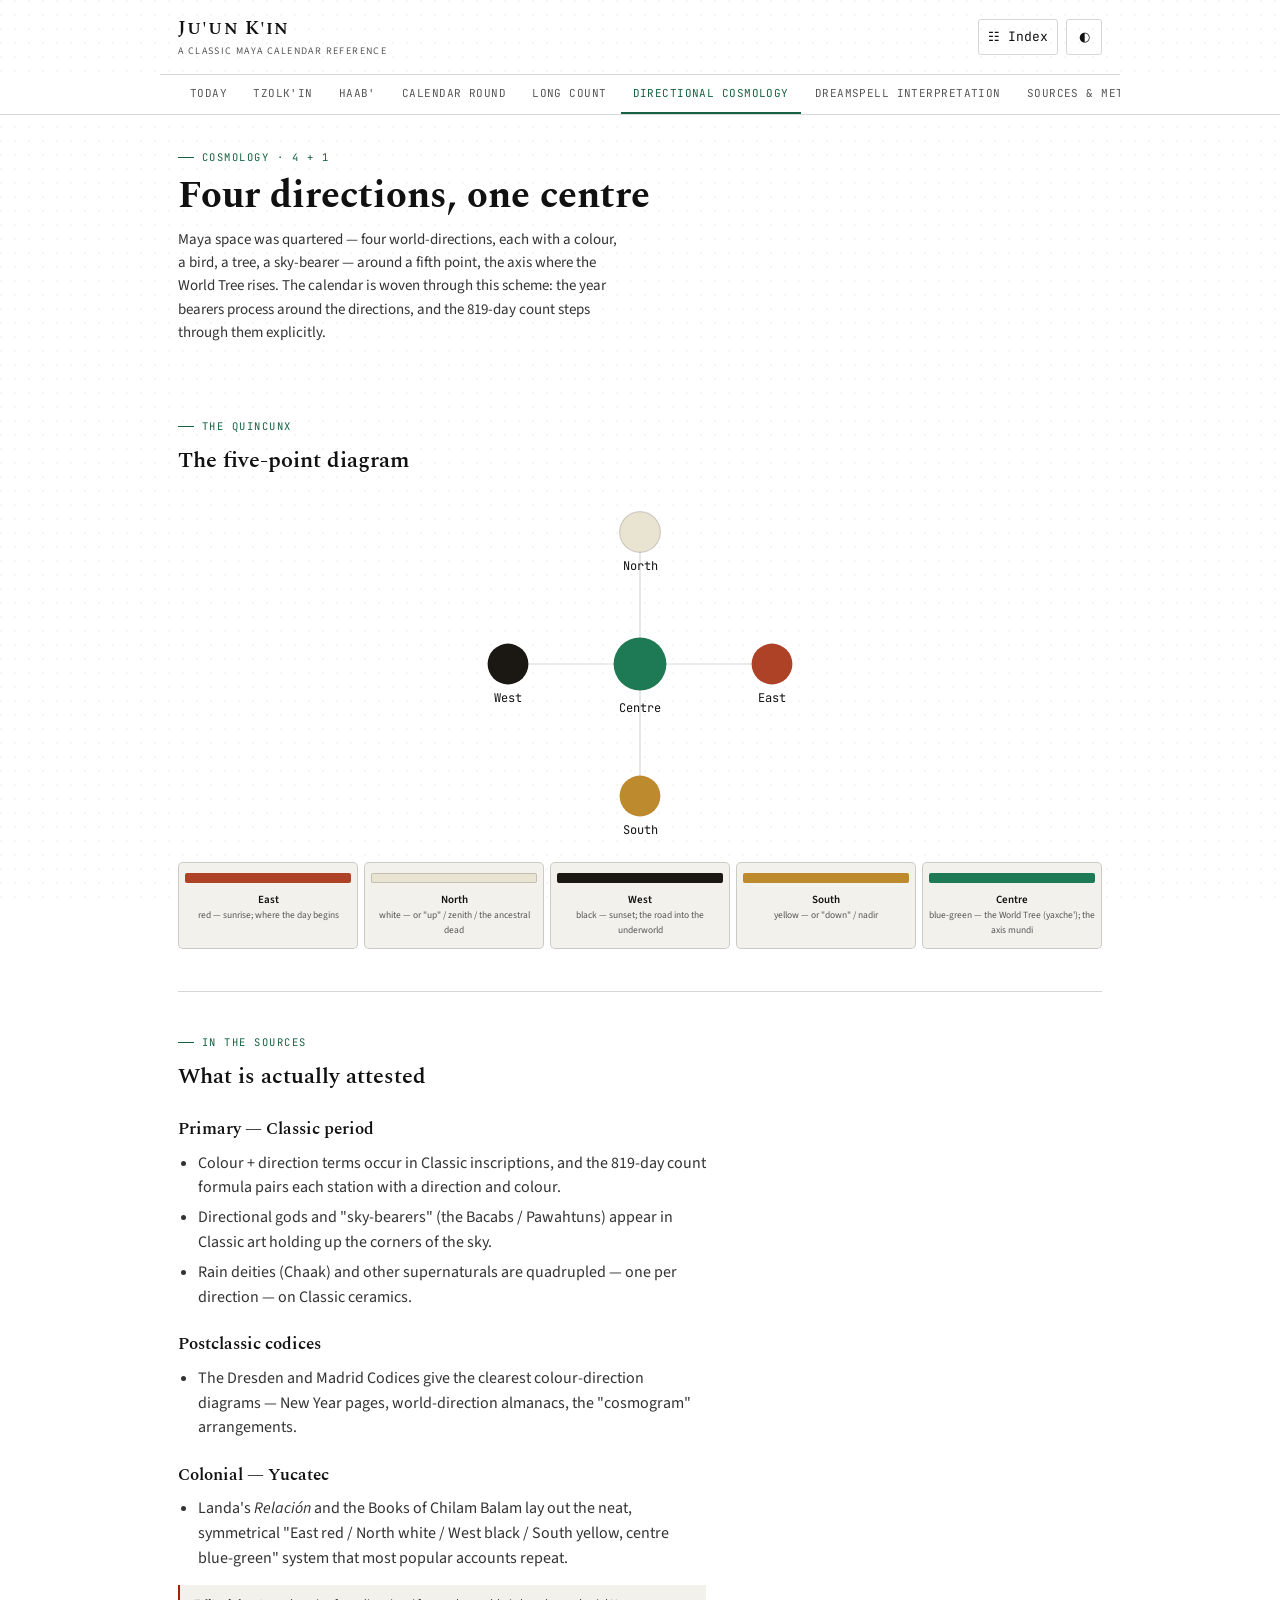
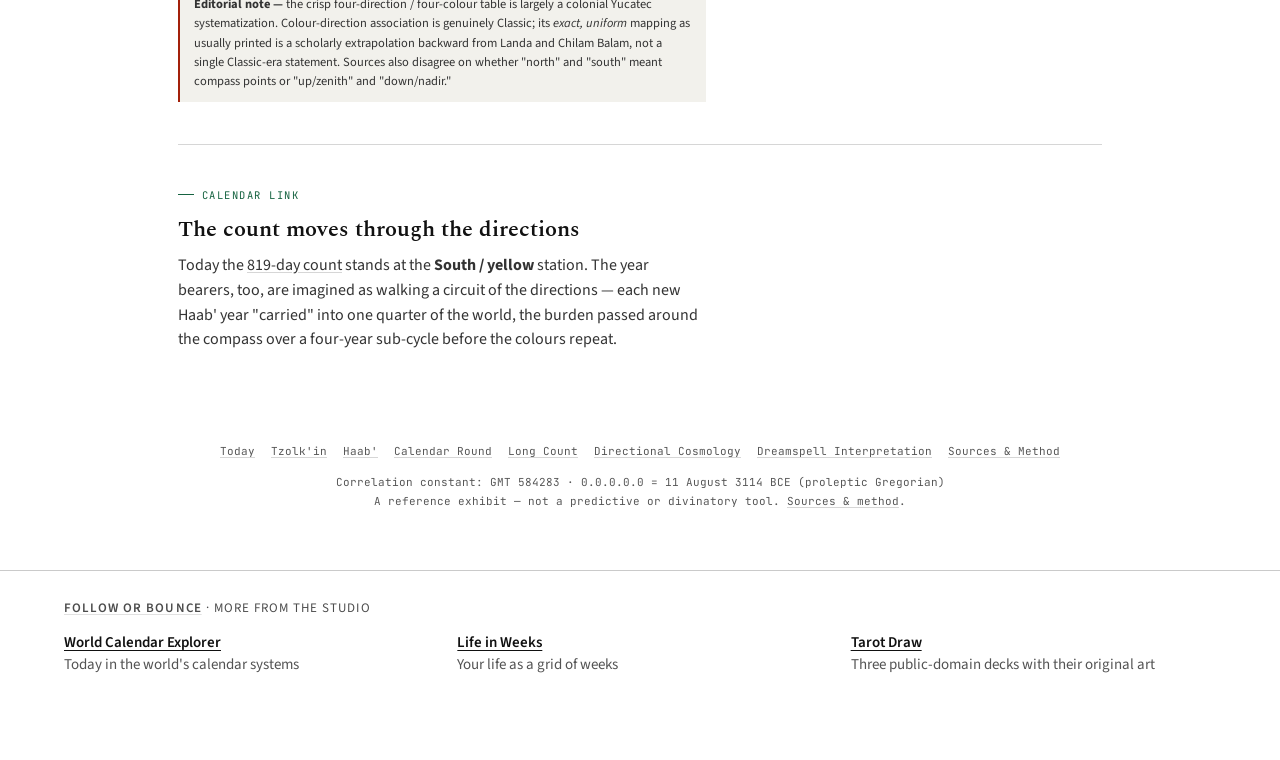
<file: cosmology.html>
<!DOCTYPE html>
<html lang="en">
<head>
<meta charset="UTF-8">
<meta name="viewport" content="width=device-width, initial-scale=1.0, viewport-fit=cover">
<title>Directional Cosmology — Four Colours, One Centre — Ju'un K'in</title>
<meta name="description" content="The Maya quincunx: four directions, four colours, a central World Tree. What the Classic sources attest, and where the tidy four-colour scheme actually comes from.">
<link rel="canonical" href="https://followorbounce.github.io/Maya-Calendar/cosmology.html">
<meta name="theme-color" content="#F2F1EC">
<link rel="icon" href="assets/favicon.svg" type="image/svg+xml">
<meta property="og:type" content="article">
<meta property="og:title" content="Directional Cosmology — Four Colours, One Centre">
<meta property="og:description" content="The Maya quincunx: four directions, four colours, a central World Tree — attestation versus colonial systematization.">
<meta property="og:url" content="https://followorbounce.github.io/Maya-Calendar/cosmology.html">
<meta property="og:site_name" content="Ju'un K'in">
<meta property="og:image" content="https://followorbounce.github.io/Maya-Calendar/og/cosmology.jpg">
<meta property="og:image:width" content="1200">
<meta property="og:image:height" content="630">
<meta property="og:image:alt" content="Directional Cosmology — Four Colours, One Centre — Ju&#x27;un K&#x27;in · Maya Calendar">
<meta name="twitter:card" content="summary_large_image">
<meta name="twitter:image" content="https://followorbounce.github.io/Maya-Calendar/og/cosmology.jpg">
<link rel="manifest" href="manifest.webmanifest">
<link rel="preconnect" href="https://fonts.googleapis.com">
<link rel="preconnect" href="https://fonts.gstatic.com" crossorigin>
<link href="https://fonts.googleapis.com/css2?family=Spectral:wght@400;500;600;700&family=Spectral+SC:wght@500;600&family=Source+Sans+3:wght@400;500;600&family=JetBrains+Mono:wght@400;500&display=swap" rel="stylesheet">
<link rel="stylesheet" href="assets/styles.css">
<script src="assets/calendar.js"></script>
<script src="assets/site.js" defer></script>
<script defer src="https://static.cloudflareinsights.com/beacon.min.js" data-cf-beacon='{"token": "bba4e16a7d9b4d9985eda0cda2624e60"}'></script>
<!-- fob-ga --><script async src="https://www.googletagmanager.com/gtag/js?id=G-CE86H6X7Z7"></script>
<script>window.dataLayer=window.dataLayer||[];function gtag(){dataLayer.push(arguments);}gtag('js',new Date());gtag('config','G-CE86H6X7Z7');</script><!-- /fob-ga -->
</head>
<body data-page="cosmology">

<div id="site-header"></div>

<main class="wrap">

  <section class="hero-intro">
    <div class="eyebrow">Cosmology · 4 + 1</div>
    <h1 class="page-title">Four directions, one centre</h1>
    <p class="lede">Maya space was quartered — four world-directions, each with a colour, a bird, a tree, a sky-bearer — around a fifth point, the axis where the World Tree rises. The calendar is woven through this scheme: the year bearers process around the directions, and the 819-day count steps through them explicitly.</p>
  </section>

  <section class="section">
    <div class="eyebrow">The quincunx</div>
    <h2 class="title">The five-point diagram</h2>
    <div class="ring-stage">
      <div class="ring-svg-holder" style="max-width:360px">
        <svg viewBox="0 0 300 300" id="quinc" role="img" aria-label="The Maya quincunx of four directions and a centre"></svg>
      </div>
    </div>
    <div class="dir-grid" id="dirGrid" style="margin-top:18px"></div>
  </section>

  <section class="section">
    <div class="eyebrow">In the sources</div>
    <h2 class="title">What is actually attested</h2>
    <div class="prose">
      <h3>Primary — Classic period</h3>
      <ul>
        <li>Colour + direction terms occur in Classic inscriptions, and the 819-day count formula pairs each station with a direction and colour.</li>
        <li>Directional gods and "sky-bearers" (the Bacabs / Pawahtuns) appear in Classic art holding up the corners of the sky.</li>
        <li>Rain deities (Chaak) and other supernaturals are quadrupled — one per direction — on Classic ceramics.</li>
      </ul>
      <h3>Postclassic codices</h3>
      <ul>
        <li>The Dresden and Madrid Codices give the clearest colour-direction diagrams — New Year pages, world-direction almanacs, the "cosmogram" arrangements.</li>
      </ul>
      <h3>Colonial — Yucatec</h3>
      <ul>
        <li>Landa's <em>Relación</em> and the Books of Chilam Balam lay out the neat, symmetrical "East red / North white / West black / South yellow, centre blue-green" system that most popular accounts repeat.</li>
      </ul>
      <div class="scope-note">
        <b>Editorial note —</b> the crisp four-direction / four-colour table is largely a colonial Yucatec systematization. Colour-direction association is genuinely Classic; its <em>exact, uniform</em> mapping as usually printed is a scholarly extrapolation backward from Landa and Chilam Balam, not a single Classic-era statement. Sources also disagree on whether "north" and "south" meant compass points or "up/zenith" and "down/nadir."
      </div>
    </div>
  </section>

  <section class="section">
    <div class="eyebrow">Calendar link</div>
    <h2 class="title">The count moves through the directions</h2>
    <div class="prose">
      <p>Today the <a href="long-count.html">819-day count</a> stands at the <b id="dirNow">—</b> station. The year bearers, too, are imagined as walking a circuit of the directions — each new Haab' year "carried" into one quarter of the world, the burden passed around the compass over a four-year sub-cycle before the colours repeat.</p>
    </div>
  </section>

</main>

<div id="site-footer"></div>

<script>
(function () {
  var MC = window.MC;
  var DIRS = [
    { name: 'East', color: 'red', hex: '#AE4227', note: 'sunrise; where the day begins', x: 260, y: 150 },
    { name: 'North', color: 'white', hex: '#E9E3D2', note: 'or "up" / zenith / the ancestral dead', x: 150, y: 40, border: true },
    { name: 'West', color: 'black', hex: '#1B1712', note: 'sunset; the road into the underworld', x: 40, y: 150 },
    { name: 'South', color: 'yellow', hex: '#BD8A2E', note: 'or "down" / nadir', x: 150, y: 260 },
    { name: 'Centre', color: 'blue-green', hex: '#1E7A54', note: 'the World Tree (yaxche\'); the axis mundi', x: 150, y: 150 }
  ];

  (function () {
    var ns = 'http://www.w3.org/2000/svg', s = '';
    s += '<line x1="150" y1="150" x2="260" y2="150" stroke="var(--limestone-line)"/>';
    s += '<line x1="150" y1="150" x2="40" y2="150" stroke="var(--limestone-line)"/>';
    s += '<line x1="150" y1="150" x2="150" y2="40" stroke="var(--limestone-line)"/>';
    s += '<line x1="150" y1="150" x2="150" y2="260" stroke="var(--limestone-line)"/>';
    DIRS.forEach(function (d) {
      s += '<circle cx="' + d.x + '" cy="' + d.y + '" r="' + (d.name === 'Centre' ? 22 : 17) + '" fill="' + d.hex + '"' + (d.border ? ' stroke="var(--limestone-line)"' : '') + '/>';
      s += '<text x="' + d.x + '" y="' + (d.y + (d.name === 'Centre' ? 40 : 32)) + '" text-anchor="middle" font-family="var(--mono)" font-size="10" fill="var(--ink)">' + d.name + '</text>';
    });
    document.getElementById('quinc').innerHTML = s;
  })();

  document.getElementById('dirGrid').innerHTML = DIRS.map(function (d) {
    return '<div class="dir-cell"><div class="sw" style="background:' + d.hex + (d.border ? ';border:1px solid var(--limestone-line)' : '') + '"></div>' +
      '<div class="lab">' + d.name + '</div><div class="sub">' + d.color + ' — ' + d.note + '</div></div>';
  }).join('');

  var tz; try { tz = Intl.DateTimeFormat().resolvedOptions().timeZone; } catch (e) { tz = 'UTC'; }
  var td = MC.todayInZone(tz);
  var R = MC.readingFromGregorian(td.y, td.m, td.d);
  document.getElementById('dirNow').textContent = R.e819.station.dir + ' / ' + R.e819.station.color;

  window.dispatchEvent(new Event('mc:rendered'));
})();
</script>
<!-- fob-network -->
<aside class="fob-net" aria-label="More from Follow or Bounce"><style>.fob-net{border-top:1px solid;border-color:color-mix(in srgb,currentColor 22%,transparent);margin-top:48px;padding:28px max(16px,env(safe-area-inset-right,0px)) calc(28px + env(safe-area-inset-bottom,0px)) max(16px,env(safe-area-inset-left,0px));font-size:15px;line-height:1.45;clear:both}.fob-net>div{max-width:72rem;margin:0 auto}.fob-net p{margin:0 0 14px;font-size:13px;letter-spacing:.08em;text-transform:uppercase;opacity:.75}.fob-net p a{color:inherit;font-weight:600}.fob-net ul{list-style:none;margin:0;padding:0;display:grid;grid-template-columns:repeat(auto-fit,minmax(14rem,1fr));gap:10px 28px}.fob-net li a{display:block;min-height:44px;color:inherit;text-decoration:none}.fob-net li b{display:block;font-weight:600;text-decoration:underline;text-underline-offset:3px;text-decoration-thickness:1px}.fob-net li span{display:block;opacity:.72}.fob-net a:focus-visible{outline:2px solid currentColor;outline-offset:3px}</style><div><p><a href="https://followorbounce.github.io/">Follow or Bounce</a> · more from the studio</p><ul><li><a href="https://followorbounce.github.io/world-calendar-explorer/"><b>World Calendar Explorer</b><span>Today in the world&#x27;s calendar systems</span></a></li><li><a href="https://followorbounce.github.io/life-in-weeks"><b>Life in Weeks</b><span>Your life as a grid of weeks</span></a></li><li><a href="https://followorbounce.github.io/tarot/"><b>Tarot Draw</b><span>Three public-domain decks with their original art</span></a></li></ul></div></aside>
<!-- /fob-network -->
</body>
</html>
</file>
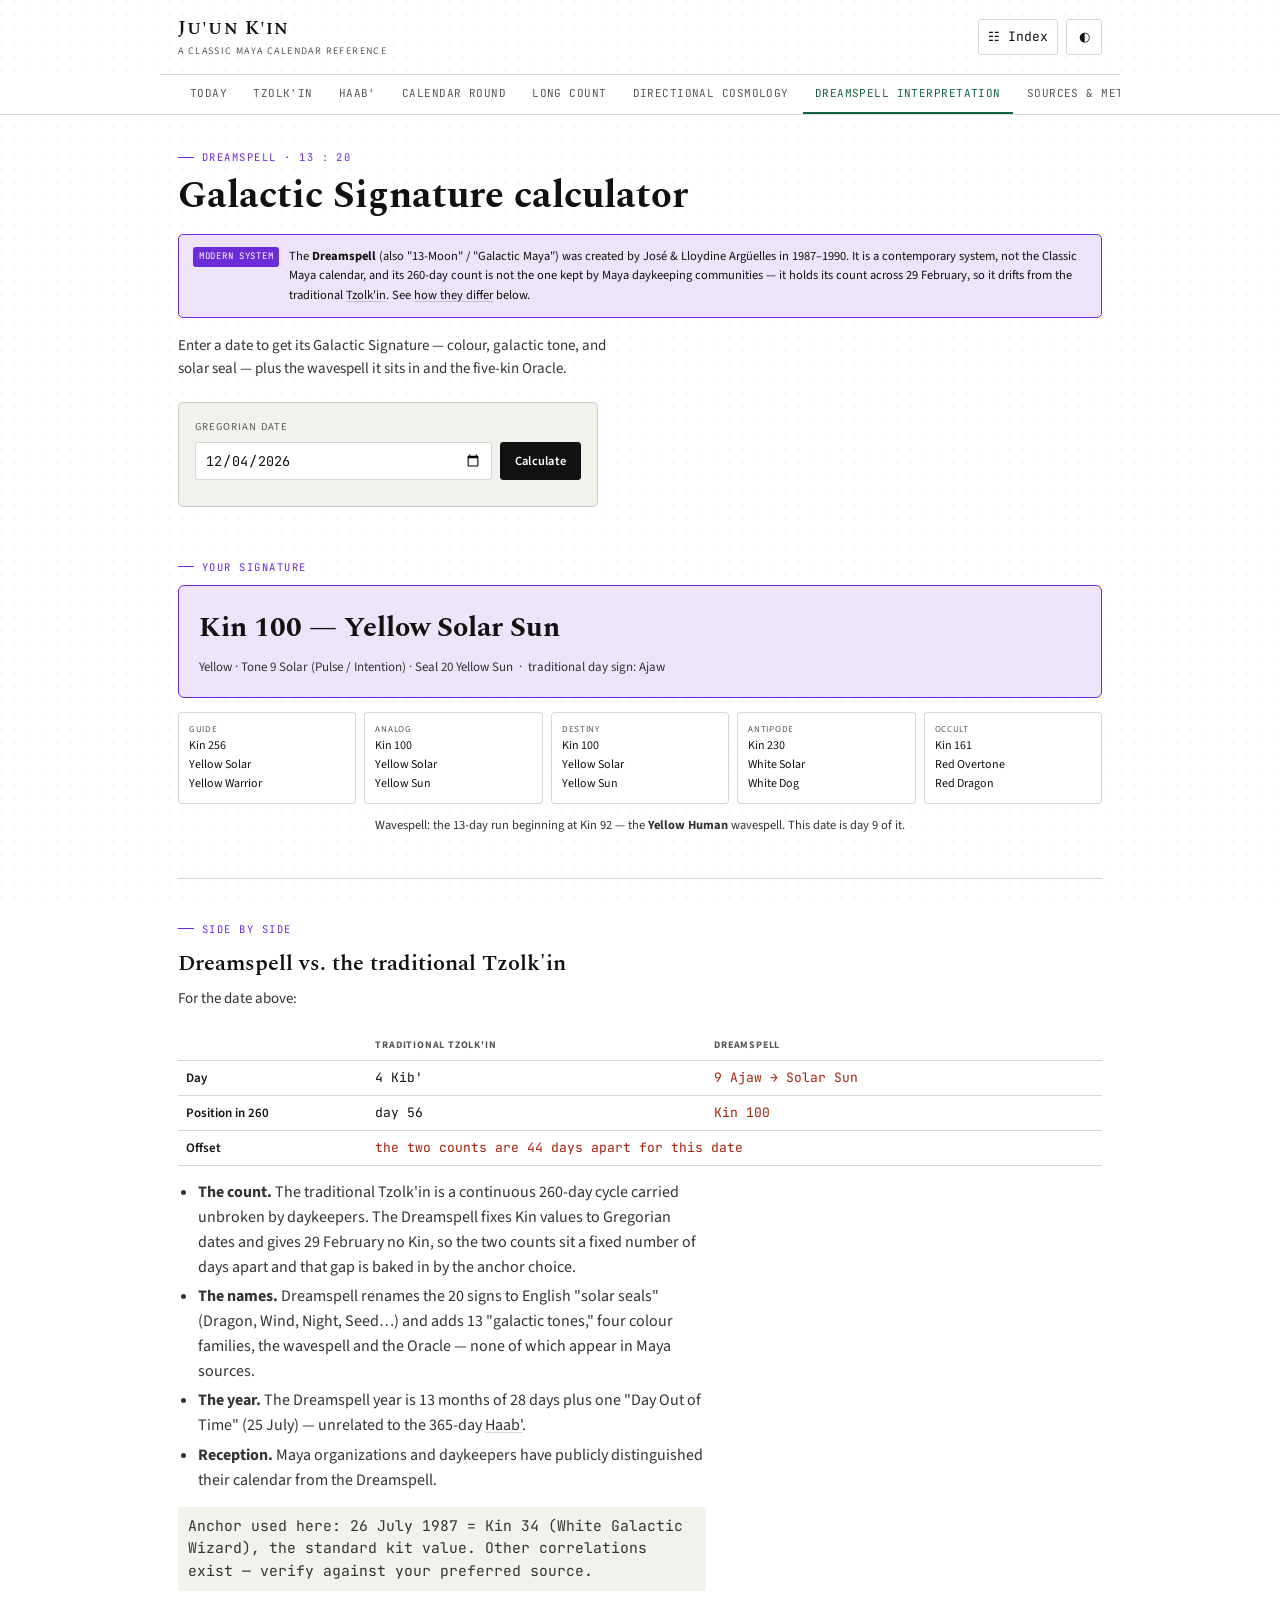
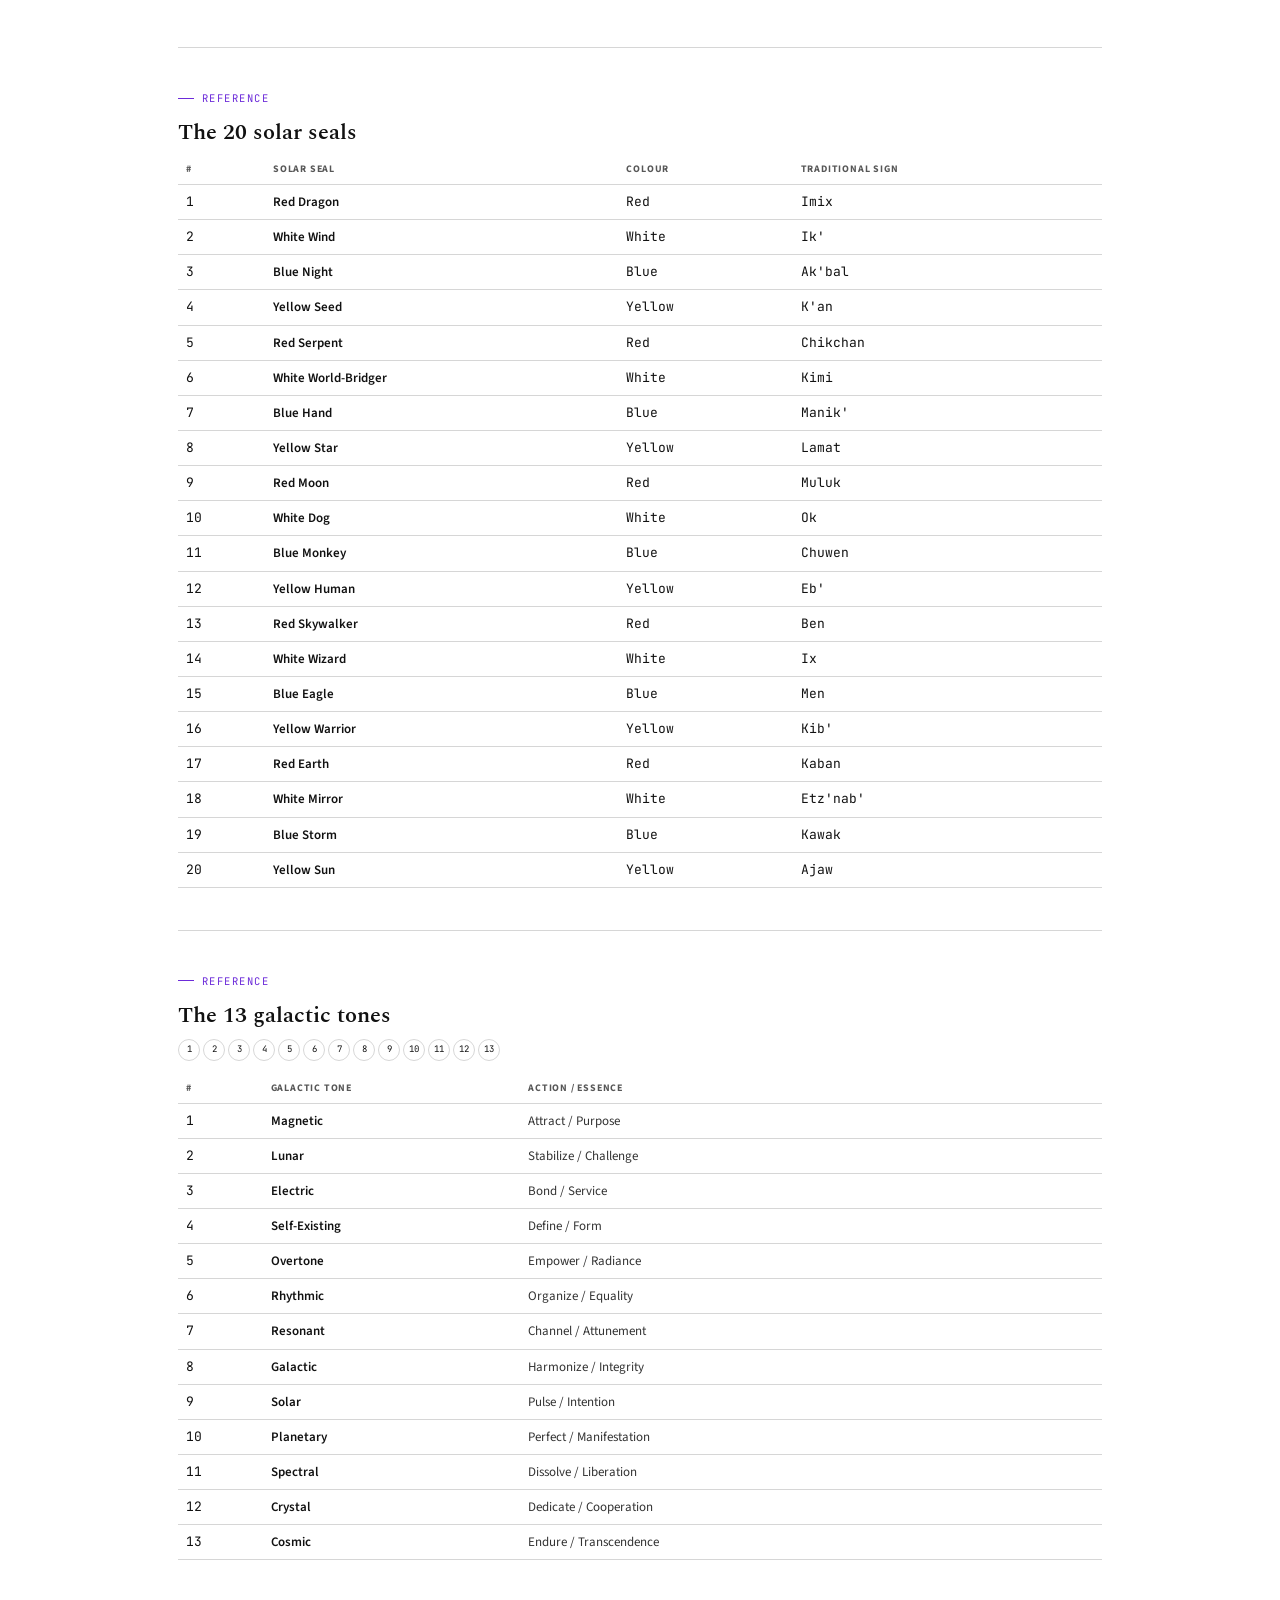
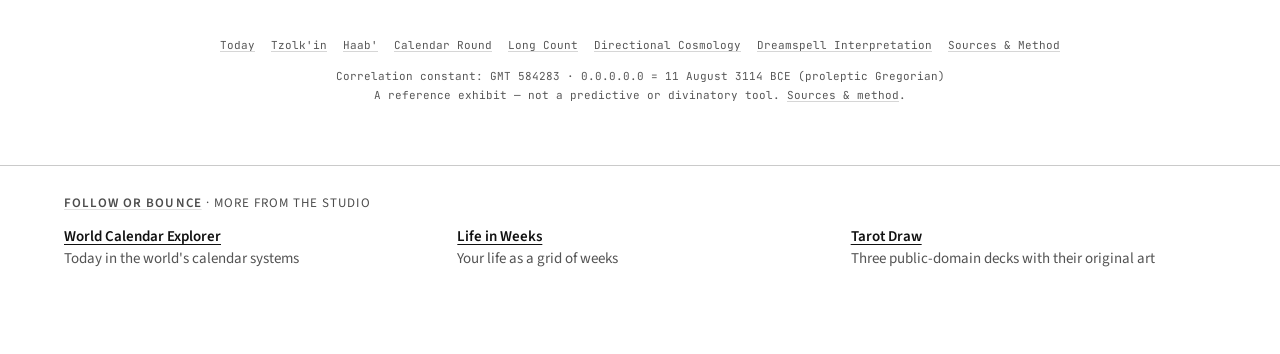
<file: dreamspell.html>
<!DOCTYPE html>
<html lang="en">
<head>
<meta charset="UTF-8">
<meta name="viewport" content="width=device-width, initial-scale=1.0, viewport-fit=cover">
<title>Dreamspell — Galactic Signature Calculator — Ju'un K'in</title>
<meta name="description" content="A full Dreamspell (13:20) Galactic Signature calculator — solar seal, galactic tone, colour, wavespell and the five-part Oracle — with a note on how the modern Dreamspell count differs from the traditional Tzolk'in.">
<link rel="canonical" href="https://followorbounce.github.io/Maya-Calendar/dreamspell.html">
<meta name="theme-color" content="#F2F1EC">
<link rel="icon" href="assets/favicon.svg" type="image/svg+xml">
<meta property="og:type" content="article">
<meta property="og:title" content="Dreamspell — Galactic Signature Calculator">
<meta property="og:description" content="Solar seal, galactic tone, wavespell and Oracle — plus how the Dreamspell count differs from the traditional Tzolk'in.">
<meta property="og:url" content="https://followorbounce.github.io/Maya-Calendar/dreamspell.html">
<meta property="og:site_name" content="Ju'un K'in">
<meta property="og:image" content="https://followorbounce.github.io/Maya-Calendar/og/dreamspell.jpg">
<meta property="og:image:width" content="1200">
<meta property="og:image:height" content="630">
<meta property="og:image:alt" content="Dreamspell — Galactic Signature Calculator — Ju&#x27;un K&#x27;in · Maya Calendar">
<meta name="twitter:card" content="summary_large_image">
<meta name="twitter:image" content="https://followorbounce.github.io/Maya-Calendar/og/dreamspell.jpg">
<link rel="manifest" href="manifest.webmanifest">
<link rel="preconnect" href="https://fonts.googleapis.com">
<link rel="preconnect" href="https://fonts.gstatic.com" crossorigin>
<link href="https://fonts.googleapis.com/css2?family=Spectral:wght@400;500;600;700&family=Spectral+SC:wght@500;600&family=Source+Sans+3:wght@400;500;600&family=JetBrains+Mono:wght@400;500&display=swap" rel="stylesheet">
<link rel="stylesheet" href="assets/styles.css">
<script src="assets/calendar.js"></script>
<script src="assets/site.js" defer></script>
<script defer src="https://static.cloudflareinsights.com/beacon.min.js" data-cf-beacon='{"token": "bba4e16a7d9b4d9985eda0cda2624e60"}'></script>
<!-- fob-ga --><script async src="https://www.googletagmanager.com/gtag/js?id=G-CE86H6X7Z7"></script>
<script>window.dataLayer=window.dataLayer||[];function gtag(){dataLayer.push(arguments);}gtag('js',new Date());gtag('config','G-CE86H6X7Z7');</script><!-- /fob-ga -->
</head>
<body data-page="dreamspell">

<div id="site-header"></div>

<main class="wrap dream-scope">

  <section class="hero-intro">
    <div class="eyebrow" data-dream-accent>Dreamspell · 13 : 20</div>
    <h1 class="page-title">Galactic Signature calculator</h1>
    <div class="caveat-banner">
      <span class="badge">Modern system</span>
      <div>The <b>Dreamspell</b> (also "13-Moon" / "Galactic Maya") was created by José &amp; Lloydine Argüelles in 1987–1990. It is a contemporary system, not the Classic Maya calendar, and its 260-day count is not the one kept by Maya daykeeping communities — it holds its count across 29 February, so it drifts from the traditional <a href="tzolkin.html">Tzolk'in</a>. See <a href="#compare">how they differ</a> below.</div>
    </div>
    <p class="lede">Enter a date to get its Galactic Signature — colour, galactic tone, and solar seal — plus the wavespell it sits in and the five-kin Oracle.</p>
    <div class="field-card" style="max-width:420px">
      <label for="dsDate">Gregorian date</label>
      <div class="field-row"><input type="date" id="dsDate"><button class="btn" id="dsGo">Calculate</button></div>
    </div>
  </section>

  <section class="section">
    <div class="eyebrow" data-dream-accent>Your signature</div>
    <div class="signature-card" id="sigCard">—</div>
    <div class="oracle-grid" id="oracleGrid"></div>
    <div class="scale-note" id="wsNote" style="margin-top:12px">—</div>
  </section>

  <section class="section" id="compare">
    <div class="eyebrow" data-dream-accent>Side by side</div>
    <h2 class="title">Dreamspell vs. the traditional Tzolk'in</h2>
    <p class="lede">For the date above:</p>
    <div class="tbl-scroll">
      <table class="data-table compare-table" id="cmpTable"></table>
    </div>
    <div class="prose" style="margin-top:14px">
      <ul>
        <li><b>The count.</b> The traditional Tzolk'in is a continuous 260-day cycle carried unbroken by daykeepers. The Dreamspell fixes Kin values to Gregorian dates and gives 29 February no Kin, so the two counts sit a fixed number of days apart and that gap is baked in by the anchor choice.</li>
        <li><b>The names.</b> Dreamspell renames the 20 signs to English "solar seals" (Dragon, Wind, Night, Seed…) and adds 13 "galactic tones," four colour families, the wavespell and the Oracle — none of which appear in Maya sources.</li>
        <li><b>The year.</b> The Dreamspell year is 13 months of 28 days plus one "Day Out of Time" (25 July) — unrelated to the 365-day <a href="haab.html">Haab'</a>.</li>
        <li><b>Reception.</b> Maya organizations and daykeepers have publicly distinguished their calendar from the Dreamspell.</li>
      </ul>
      <p class="mono" style="display:block;padding:8px 10px">Anchor used here: 26 July 1987 = Kin 34 (White Galactic Wizard), the standard kit value. Other correlations exist — verify against your preferred source.</p>
    </div>
  </section>

  <section class="section">
    <div class="eyebrow" data-dream-accent>Reference</div>
    <h2 class="title">The 20 solar seals</h2>
    <div class="tbl-scroll"><table class="data-table" id="sealTable"></table></div>
  </section>

  <section class="section">
    <div class="eyebrow" data-dream-accent>Reference</div>
    <h2 class="title">The 13 galactic tones</h2>
    <div class="tone-scale" id="toneScale" style="margin-bottom:14px"></div>
    <div class="tbl-scroll"><table class="data-table" id="toneTable"></table></div>
  </section>

</main>

<div id="site-footer"></div>

<script>
(function () {
  var MC = window.MC;
  var tz; try { tz = Intl.DateTimeFormat().resolvedOptions().timeZone; } catch (e) { tz = 'UTC'; }
  var td = MC.todayInZone(tz);

  document.getElementById('dsDate').value = String(td.y).padStart(4, '0') + '-' + String(td.m).padStart(2, '0') + '-' + String(td.d).padStart(2, '0');

  function render(y, m, d) {
    var s = MC.dreamspell(y, m, d);
    document.getElementById('sigCard').innerHTML =
      '<div class="signature-kin">Kin ' + s.kin + ' — ' + s.signature + '</div>' +
      '<p style="margin-top:8px;font-size:13px;color:var(--muted)">' +
      s.color + ' · Tone ' + s.tone + ' ' + s.toneName + ' (' + s.toneAction + ') · Seal ' + s.seal + ' ' + s.sealName +
      ' &nbsp;·&nbsp; traditional day sign: ' + s.sealMaya + '</p>';

    var o = s.oracle;
    function cell(k, label) {
      if (!k) return '';
      return '<div class="oracle-cell"><div class="ok">' + label + '</div>Kin ' + k.kin + '<br>' + k.color + ' ' + k.toneName + '<br>' + k.sealName + '</div>';
    }
    document.getElementById('oracleGrid').innerHTML =
      cell(o.guide, 'Guide') + cell(o.analog, 'Analog') + cell(o.destiny, 'Destiny') +
      cell(o.antipode, 'Antipode') + cell(o.occult, 'Occult');

    document.getElementById('wsNote').innerHTML =
      'Wavespell: the 13-day run beginning at Kin ' + s.wavespell.startKin + ' — the <b>' + s.wavespell.name + '</b> wavespell. This date is day ' + s.tone + ' of it.';

    var cmp = MC.dreamspellVsTraditional(y, m, d);
    var trad = MC.readingFromGregorian(y, m, d);
    document.getElementById('cmpTable').innerHTML =
      '<thead><tr><th></th><th>Traditional Tzolk\'in</th><th>Dreamspell</th></tr></thead><tbody>' +
      '<tr><td class="name">Day</td><td>' + trad.tz.num + ' ' + trad.tz.sign + '</td><td class="diff">' + s.tone + ' ' + s.sealMaya + ' → ' + s.toneName + ' ' + s.sealName.replace(/^\w+ /, '') + '</td></tr>' +
      '<tr><td class="name">Position in 260</td><td>day ' + cmp.traditionalOrdinal + '</td><td class="diff">Kin ' + cmp.dreamspellKin + '</td></tr>' +
      '<tr><td class="name">Offset</td><td colspan="2" class="diff">the two counts are ' + cmp.offset + ' days apart for this date</td></tr>' +
      '</tbody>';
  }

  document.getElementById('dsGo').addEventListener('click', function () {
    var p = document.getElementById('dsDate').value.split('-').map(Number);
    if (p.length === 3) render(p[0], p[1], p[2]);
  });

  /* seal glossary */
  document.getElementById('sealTable').innerHTML =
    '<thead><tr><th>#</th><th>Solar seal</th><th>Colour</th><th>Traditional sign</th></tr></thead><tbody>' +
    MC.DS_SEALS.map(function (name, i) {
      return '<tr><td>' + (i + 1) + '</td><td class="name">' + name + '</td><td>' + MC.DS_COLORS[i % 4] + '</td><td>' + MC.DS_SEAL_MAYA[i] + '</td></tr>';
    }).join('') + '</tbody>';

  /* tone scale + table */
  document.getElementById('toneScale').innerHTML = MC.DS_TONES.map(function (t, i) {
    return '<span class="tone-dot" title="' + t + '">' + (i + 1) + '</span>';
  }).join('');
  document.getElementById('toneTable').innerHTML =
    '<thead><tr><th>#</th><th>Galactic tone</th><th>Action / essence</th></tr></thead><tbody>' +
    MC.DS_TONES.map(function (t, i) {
      return '<tr><td>' + (i + 1) + '</td><td class="name">' + t + '</td><td class="txt">' + MC.DS_TONE_ACTION[i] + '</td></tr>';
    }).join('') + '</tbody>';

  render(td.y, td.m, td.d);
  window.dispatchEvent(new Event('mc:rendered'));
})();
</script>
<!-- fob-network -->
<aside class="fob-net" aria-label="More from Follow or Bounce"><style>.fob-net{border-top:1px solid;border-color:color-mix(in srgb,currentColor 22%,transparent);margin-top:48px;padding:28px max(16px,env(safe-area-inset-right,0px)) calc(28px + env(safe-area-inset-bottom,0px)) max(16px,env(safe-area-inset-left,0px));font-size:15px;line-height:1.45;clear:both}.fob-net>div{max-width:72rem;margin:0 auto}.fob-net p{margin:0 0 14px;font-size:13px;letter-spacing:.08em;text-transform:uppercase;opacity:.75}.fob-net p a{color:inherit;font-weight:600}.fob-net ul{list-style:none;margin:0;padding:0;display:grid;grid-template-columns:repeat(auto-fit,minmax(14rem,1fr));gap:10px 28px}.fob-net li a{display:block;min-height:44px;color:inherit;text-decoration:none}.fob-net li b{display:block;font-weight:600;text-decoration:underline;text-underline-offset:3px;text-decoration-thickness:1px}.fob-net li span{display:block;opacity:.72}.fob-net a:focus-visible{outline:2px solid currentColor;outline-offset:3px}</style><div><p><a href="https://followorbounce.github.io/">Follow or Bounce</a> · more from the studio</p><ul><li><a href="https://followorbounce.github.io/world-calendar-explorer/"><b>World Calendar Explorer</b><span>Today in the world&#x27;s calendar systems</span></a></li><li><a href="https://followorbounce.github.io/life-in-weeks"><b>Life in Weeks</b><span>Your life as a grid of weeks</span></a></li><li><a href="https://followorbounce.github.io/tarot/"><b>Tarot Draw</b><span>Three public-domain decks with their original art</span></a></li></ul></div></aside>
<!-- /fob-network -->
</body>
</html>
</file>
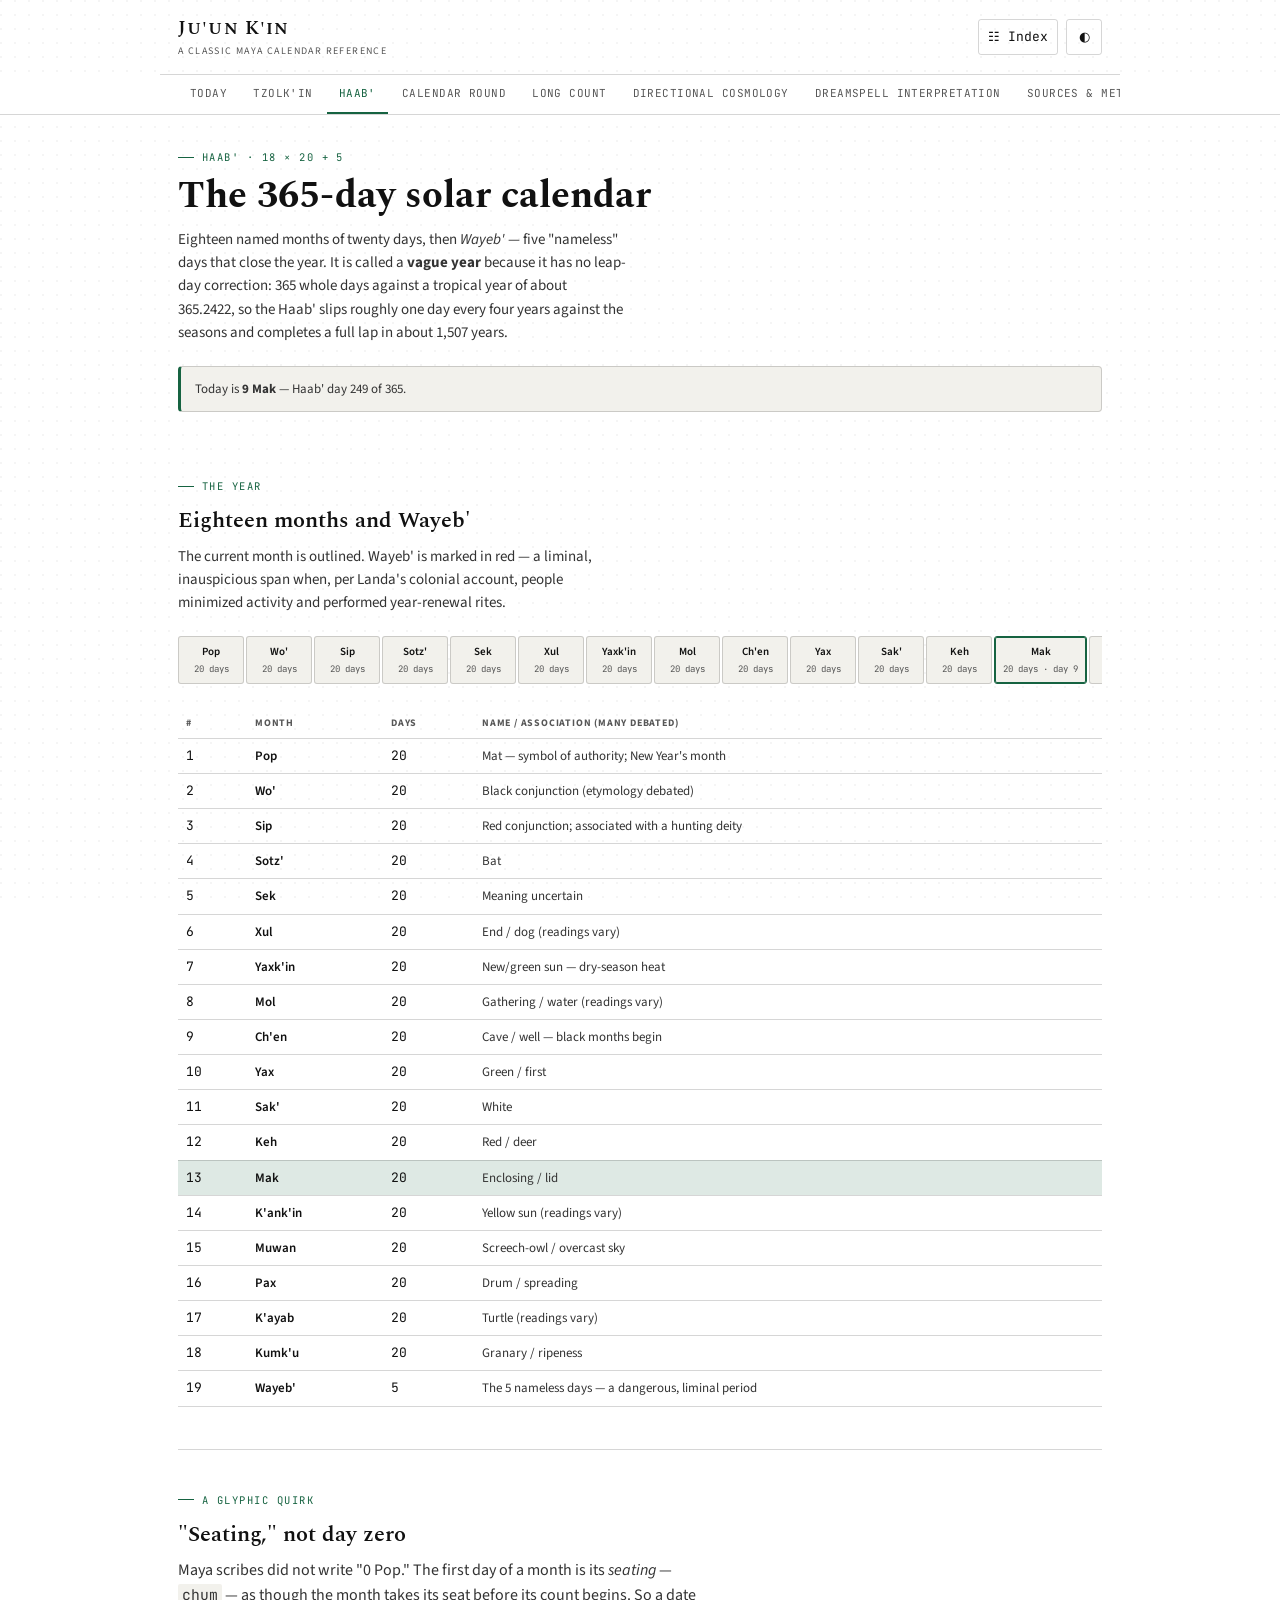
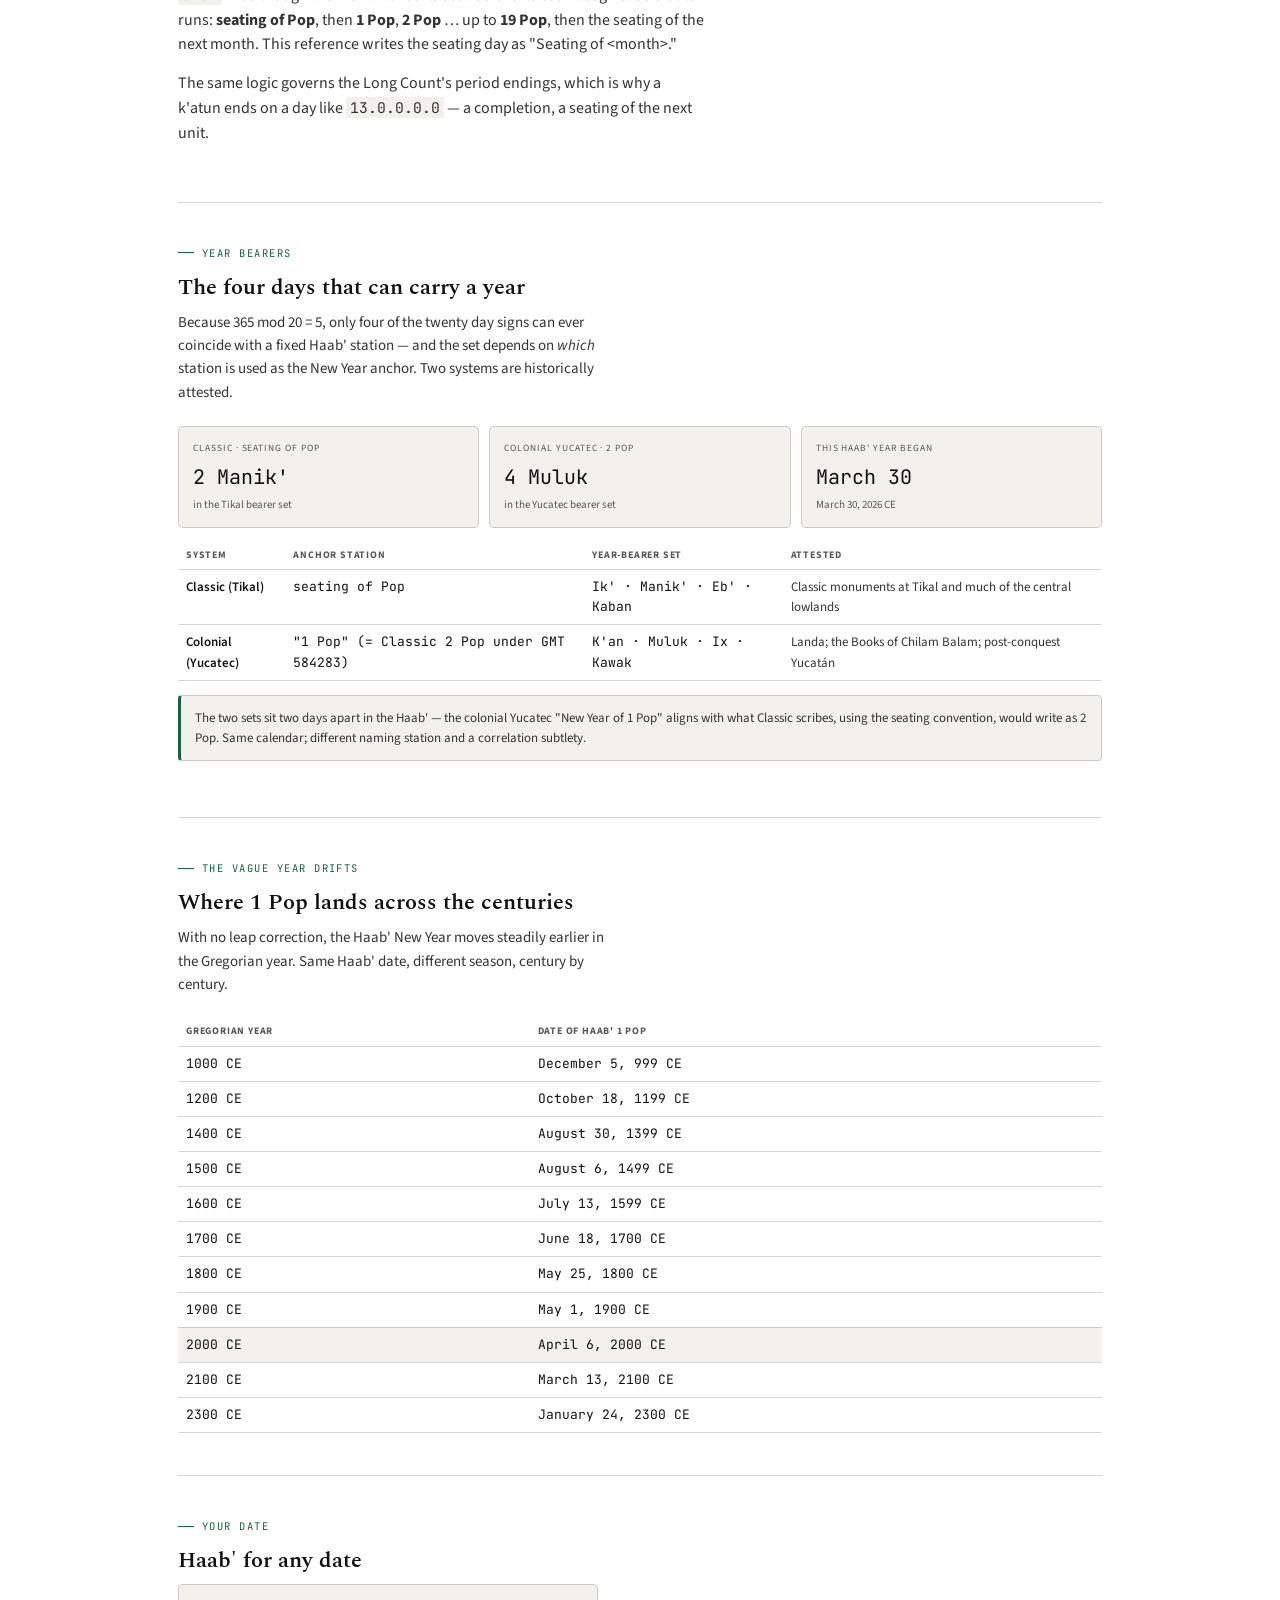
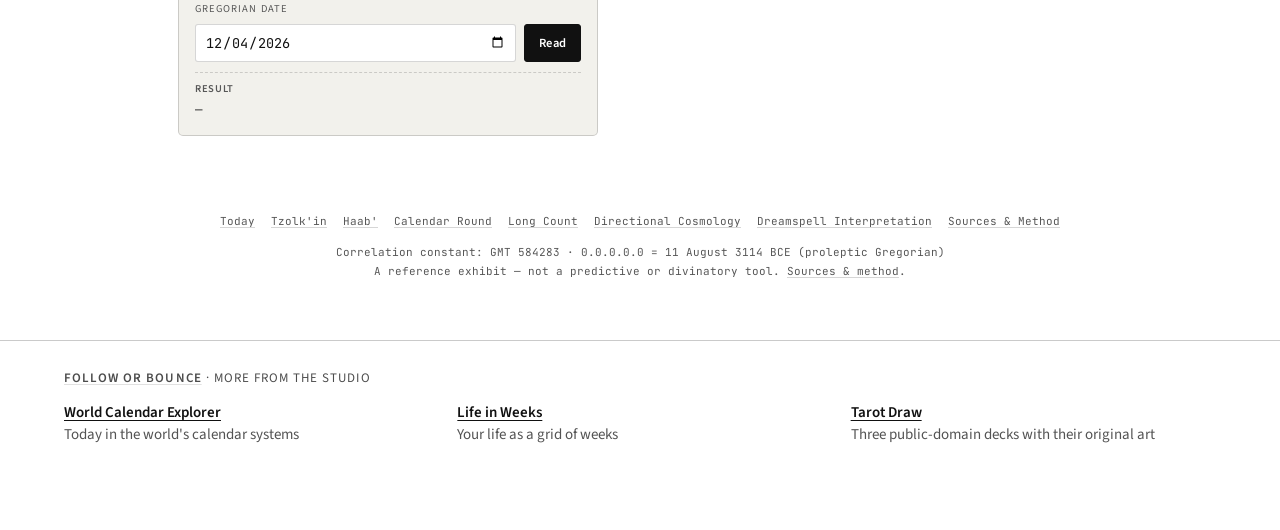
<file: haab.html>
<!DOCTYPE html>
<html lang="en">
<head>
<meta charset="UTF-8">
<meta name="viewport" content="width=device-width, initial-scale=1.0, viewport-fit=cover">
<title>Haab' — the 365-Day Solar Calendar — Ju'un K'in</title>
<meta name="description" content="The Haab' vague year: 18 months of 20 days plus the 5-day Wayeb'. The seating convention, the year bearers under the Tikal and Yucatec systems, and the calendar's drift against the tropical year.">
<link rel="canonical" href="https://followorbounce.github.io/Maya-Calendar/haab.html">
<meta name="theme-color" content="#F2F1EC">
<link rel="icon" href="assets/favicon.svg" type="image/svg+xml">
<meta property="og:type" content="article">
<meta property="og:title" content="Haab' — the 365-Day Solar Calendar">
<meta property="og:description" content="18 months plus Wayeb', the seating convention, the year bearers, and the drift against the tropical year.">
<meta property="og:url" content="https://followorbounce.github.io/Maya-Calendar/haab.html">
<meta property="og:site_name" content="Ju'un K'in">
<meta property="og:image" content="https://followorbounce.github.io/Maya-Calendar/og/haab.jpg">
<meta property="og:image:width" content="1200">
<meta property="og:image:height" content="630">
<meta property="og:image:alt" content="Haab&#x27; — the 365-Day Solar Calendar — Ju&#x27;un K&#x27;in · Maya Calendar">
<meta name="twitter:card" content="summary_large_image">
<meta name="twitter:image" content="https://followorbounce.github.io/Maya-Calendar/og/haab.jpg">
<link rel="manifest" href="manifest.webmanifest">
<link rel="preconnect" href="https://fonts.googleapis.com">
<link rel="preconnect" href="https://fonts.gstatic.com" crossorigin>
<link href="https://fonts.googleapis.com/css2?family=Spectral:wght@400;500;600;700&family=Spectral+SC:wght@500;600&family=Source+Sans+3:wght@400;500;600&family=JetBrains+Mono:wght@400;500&display=swap" rel="stylesheet">
<link rel="stylesheet" href="assets/styles.css">
<script src="assets/calendar.js"></script>
<script src="assets/site.js" defer></script>
<script defer src="https://static.cloudflareinsights.com/beacon.min.js" data-cf-beacon='{"token": "bba4e16a7d9b4d9985eda0cda2624e60"}'></script>
<!-- fob-ga --><script async src="https://www.googletagmanager.com/gtag/js?id=G-CE86H6X7Z7"></script>
<script>window.dataLayer=window.dataLayer||[];function gtag(){dataLayer.push(arguments);}gtag('js',new Date());gtag('config','G-CE86H6X7Z7');</script><!-- /fob-ga -->
</head>
<body data-page="haab">

<div id="site-header"></div>

<main class="wrap">

  <section class="hero-intro">
    <div class="eyebrow">Haab' · 18 × 20 + 5</div>
    <h1 class="page-title">The 365-day solar calendar</h1>
    <p class="lede">Eighteen named months of twenty days, then <em>Wayeb'</em> — five "nameless" days that close the year. It is called a <b>vague year</b> because it has no leap-day correction: 365 whole days against a tropical year of about 365.2422, so the Haab' slips roughly one day every four years against the seasons and completes a full lap in about 1,507 years.</p>
    <div class="callout" id="todayLine">—</div>
  </section>

  <section class="section">
    <div class="eyebrow">The year</div>
    <h2 class="title">Eighteen months and Wayeb'</h2>
    <p class="lede">The current month is outlined. Wayeb' is marked in red — a liminal, inauspicious span when, per Landa's colonial account, people minimized activity and performed year-renewal rites.</p>
    <div class="haab-strip" id="haabStrip"></div>
    <div class="tbl-scroll" style="margin-top:18px">
      <table class="data-table" id="monthTable"></table>
    </div>
  </section>

  <section class="section">
    <div class="eyebrow">A glyphic quirk</div>
    <h2 class="title">"Seating," not day zero</h2>
    <div class="prose">
      <p>Maya scribes did not write "0 Pop." The first day of a month is its <em>seating</em> — <span class="mono">chum</span> — as though the month takes its seat before its count begins. So a date runs: <b>seating of Pop</b>, then <b>1 Pop</b>, <b>2 Pop</b> … up to <b>19 Pop</b>, then the seating of the next month. This reference writes the seating day as "Seating of &lt;month&gt;."</p>
      <p>The same logic governs the Long Count's period endings, which is why a k'atun ends on a day like <span class="mono">13.0.0.0.0</span> — a completion, a seating of the next unit.</p>
    </div>
  </section>

  <section class="section">
    <div class="eyebrow">Year bearers</div>
    <h2 class="title">The four days that can carry a year</h2>
    <p class="lede">Because 365 mod 20 = 5, only four of the twenty day signs can ever coincide with a fixed Haab' station — and the set depends on <em>which</em> station is used as the New Year anchor. Two systems are historically attested.</p>
    <div class="kpi-row" id="ybRow"></div>
    <div class="tbl-scroll" style="margin-top:14px">
      <table class="data-table">
        <thead><tr><th>System</th><th>Anchor station</th><th>Year-bearer set</th><th>Attested</th></tr></thead>
        <tbody>
          <tr><td class="name">Classic (Tikal)</td><td>seating of Pop</td><td>Ik' · Manik' · Eb' · Kaban</td><td class="txt">Classic monuments at Tikal and much of the central lowlands</td></tr>
          <tr><td class="name">Colonial (Yucatec)</td><td>"1 Pop" (= Classic 2 Pop under GMT 584283)</td><td>K'an · Muluk · Ix · Kawak</td><td class="txt">Landa; the Books of Chilam Balam; post-conquest Yucatán</td></tr>
        </tbody>
      </table>
    </div>
    <div class="callout">The two sets sit two days apart in the Haab' — the colonial Yucatec "New Year of 1 Pop" aligns with what Classic scribes, using the seating convention, would write as 2 Pop. Same calendar; different naming station and a correlation subtlety.</div>
  </section>

  <section class="section">
    <div class="eyebrow">The vague year drifts</div>
    <h2 class="title">Where 1 Pop lands across the centuries</h2>
    <p class="lede">With no leap correction, the Haab' New Year moves steadily earlier in the Gregorian year. Same Haab' date, different season, century by century.</p>
    <div class="tbl-scroll">
      <table class="data-table" id="driftTable"></table>
    </div>
  </section>

  <section class="section">
    <div class="eyebrow">Your date</div>
    <h2 class="title">Haab' for any date</h2>
    <div class="field-card" style="max-width:420px">
      <label for="hd">Gregorian date</label>
      <div class="field-row">
        <input type="date" id="hd">
        <button class="btn" id="hdGo">Read</button>
      </div>
      <div class="result-line" id="hdOut"><b>Result</b>—</div>
    </div>
  </section>

</main>

<div id="site-footer"></div>

<script>
(function () {
  var MC = window.MC;
  var tz; try { tz = Intl.DateTimeFormat().resolvedOptions().timeZone; } catch (e) { tz = 'UTC'; }
  var t = MC.todayInZone(tz);
  var R = MC.readingFromGregorian(t.y, t.m, t.d);

  document.getElementById('todayLine').innerHTML =
    "Today is <b>" + MC.haabLabel(R.hb) + "</b> — Haab' day " + (R.hb.doy) + " of 365" +
    (R.hb.month === "Wayeb'" ? " (inside Wayeb')" : "") + ".";

  /* strip */
  (function () {
    var strip = document.getElementById('haabStrip'), cells = [];
    for (var m = 0; m < 19; m++) {
      var name = MC.HAAB_MONTHS[m];
      var isW = name === "Wayeb'";
      var cls = 'haab-month' + (isW ? ' wayeb' : '') + (m === R.hb.monthIndex ? ' current' : '');
      cells.push('<div class="' + cls + '" data-key="' + name + '" title="' + name + '"><span class="mn">' + name + '</span><span class="md">' + (isW ? '5 days' : '20 days') + (m === R.hb.monthIndex ? ' · day ' + R.hb.day : '') + '</span></div>');
    }
    strip.innerHTML = cells.join('');
  })();

  /* month table */
  (function () {
    var rows = MC.HAAB_MONTHS.map(function (name, i) {
      var isW = name === "Wayeb'";
      return '<tr class="' + (i === R.hb.monthIndex ? 'current' : '') + '"><td>' + (i + 1) + '</td><td class="name">' + name +
        '</td><td>' + (isW ? '5' : '20') + '</td><td class="txt">' + (MC.HAAB_MONTH_MEANING[name] || '—') + '</td></tr>';
    });
    document.getElementById('monthTable').innerHTML =
      '<thead><tr><th>#</th><th>Month</th><th>Days</th><th>Name / association (many debated)</th></tr></thead><tbody>' + rows.join('') + '</tbody>';
  })();

  /* year bearers for the current Haab year.
     Under GMT 584283 the Classic (Tikal) set falls on the seating of Pop and the
     colonial (Yucatec) set falls on 2 Pop — a documented correlation nuance, not
     a mismatch: the colonial sources' "1 Pop" New Year lines up with Classic 2 Pop. */
  (function () {
    var newYear = R.total - R.hb.doy; // seating of Pop
    var tikal = new Set(['Ik\'', 'Manik\'', 'Eb\'', 'Kaban']);
    var yucatec = new Set(['K\'an', 'Muluk', 'Ix', 'Kawak']);
    function at(off) { return MC.tzolkinFromTotal(newYear + off); }
    var a = at(0), b = at(2);
    document.getElementById('ybRow').innerHTML =
      '<div class="kpi"><div class="kpi-k">Classic · seating of Pop</div><div class="kpi-v">' + a.num + ' ' + a.sign +
      '</div><div class="kpi-sub">' + (tikal.has(a.sign) ? 'in the Tikal bearer set' : 'set: ' + a.sign) + '</div></div>' +
      '<div class="kpi"><div class="kpi-k">Colonial Yucatec · 2 Pop</div><div class="kpi-v">' + b.num + ' ' + b.sign +
      '</div><div class="kpi-sub">' + (yucatec.has(b.sign) ? 'in the Yucatec bearer set' : 'set: ' + b.sign) + '</div></div>' +
      '<div class="kpi"><div class="kpi-k">This Haab\' year began</div><div class="kpi-v">' +
      MC.formatGregorian(MC.jdnToGregorian(newYear + MC.CORRELATION)).replace(/,.*/, '') +
      '</div><div class="kpi-sub">' + MC.formatGregorian(MC.jdnToGregorian(newYear + MC.CORRELATION)) + '</div></div>';
  })();

  /* drift table: Gregorian date of "1 Pop" (Haab day-of-year 1) per century */
  (function () {
    function firstPopInYear(gYear) {
      // total for a date near mid-year, then walk back to Haab doy == 1
      var total = MC.gregorianToJDN(gYear, 7, 1) - MC.CORRELATION;
      var doy = MC.haabFromTotal(total).doy;
      var back = MC.mod(doy - 1, 365);
      var g = MC.jdnToGregorian(total - back + MC.CORRELATION);
      return g;
    }
    var years = [1000, 1200, 1400, 1500, 1600, 1700, 1800, 1900, 2000, 2100, 2300];
    var rows = years.map(function (y) {
      var g = firstPopInYear(y);
      return '<tr class="' + (y === 2000 ? 'highlight' : '') + '"><td>' + y + ' CE</td><td>' + MC.formatGregorian(g) + '</td></tr>';
    });
    document.getElementById('driftTable').innerHTML =
      '<thead><tr><th>Gregorian year</th><th>Date of Haab\' 1 Pop</th></tr></thead><tbody>' + rows.join('') + '</tbody>';
  })();

  document.getElementById('hd').value = (R.greg.y > 0 ? String(R.greg.y).padStart(4, '0') : '') + '-' + String(R.greg.m).padStart(2, '0') + '-' + String(R.greg.d).padStart(2, '0');
  document.getElementById('hdGo').addEventListener('click', function () {
    var v = document.getElementById('hd').value; if (!v) return;
    var p = v.split('-').map(Number);
    var r = MC.readingFromGregorian(p[0], p[1], p[2]);
    document.getElementById('hdOut').innerHTML = '<b>Result</b>' + MC.haabLabel(r.hb) +
      ' · Haab\' day ' + r.hb.doy + ' of 365 · Tzolk\'in ' + r.tz.num + ' ' + r.tz.sign;
  });

  window.dispatchEvent(new Event('mc:rendered'));
})();
</script>
<!-- fob-network -->
<aside class="fob-net" aria-label="More from Follow or Bounce"><style>.fob-net{border-top:1px solid;border-color:color-mix(in srgb,currentColor 22%,transparent);margin-top:48px;padding:28px max(16px,env(safe-area-inset-right,0px)) calc(28px + env(safe-area-inset-bottom,0px)) max(16px,env(safe-area-inset-left,0px));font-size:15px;line-height:1.45;clear:both}.fob-net>div{max-width:72rem;margin:0 auto}.fob-net p{margin:0 0 14px;font-size:13px;letter-spacing:.08em;text-transform:uppercase;opacity:.75}.fob-net p a{color:inherit;font-weight:600}.fob-net ul{list-style:none;margin:0;padding:0;display:grid;grid-template-columns:repeat(auto-fit,minmax(14rem,1fr));gap:10px 28px}.fob-net li a{display:block;min-height:44px;color:inherit;text-decoration:none}.fob-net li b{display:block;font-weight:600;text-decoration:underline;text-underline-offset:3px;text-decoration-thickness:1px}.fob-net li span{display:block;opacity:.72}.fob-net a:focus-visible{outline:2px solid currentColor;outline-offset:3px}</style><div><p><a href="https://followorbounce.github.io/">Follow or Bounce</a> · more from the studio</p><ul><li><a href="https://followorbounce.github.io/world-calendar-explorer/"><b>World Calendar Explorer</b><span>Today in the world&#x27;s calendar systems</span></a></li><li><a href="https://followorbounce.github.io/life-in-weeks"><b>Life in Weeks</b><span>Your life as a grid of weeks</span></a></li><li><a href="https://followorbounce.github.io/tarot/"><b>Tarot Draw</b><span>Three public-domain decks with their original art</span></a></li></ul></div></aside>
<!-- /fob-network -->
</body>
</html>
</file>
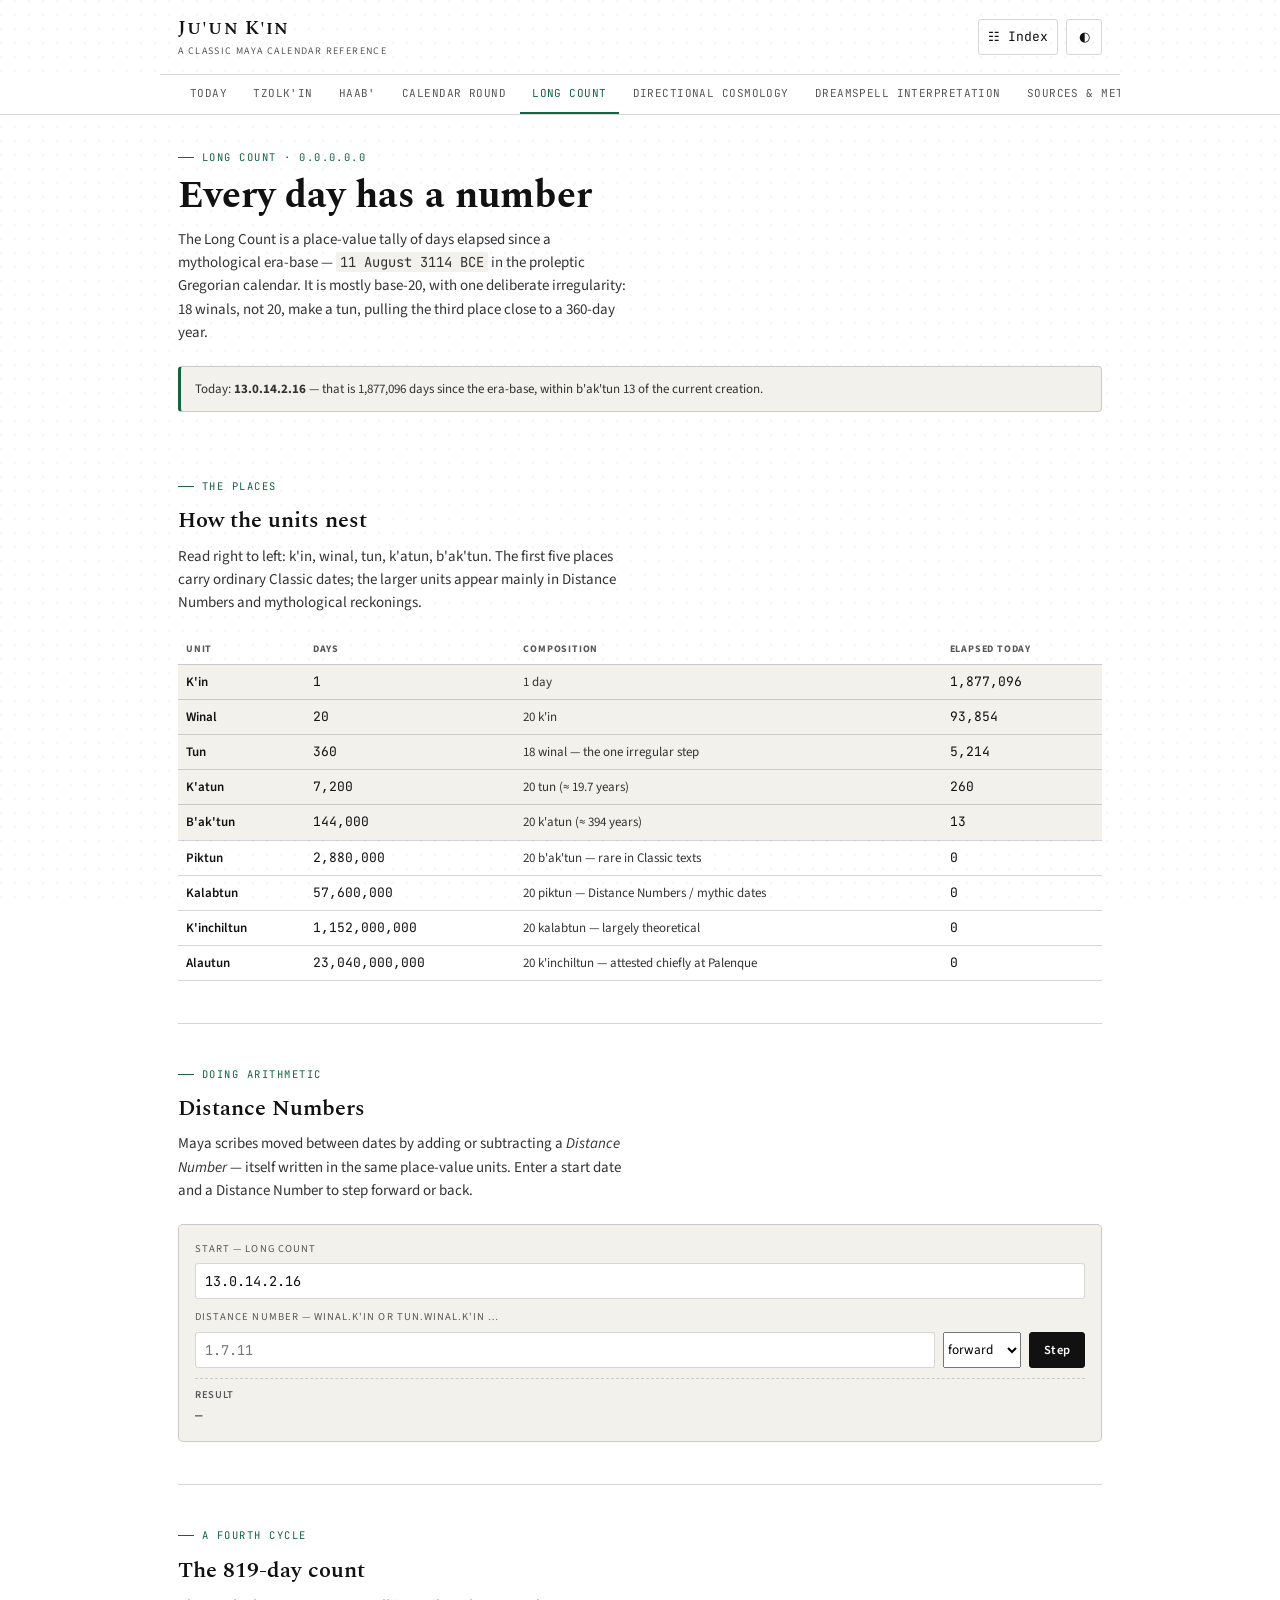
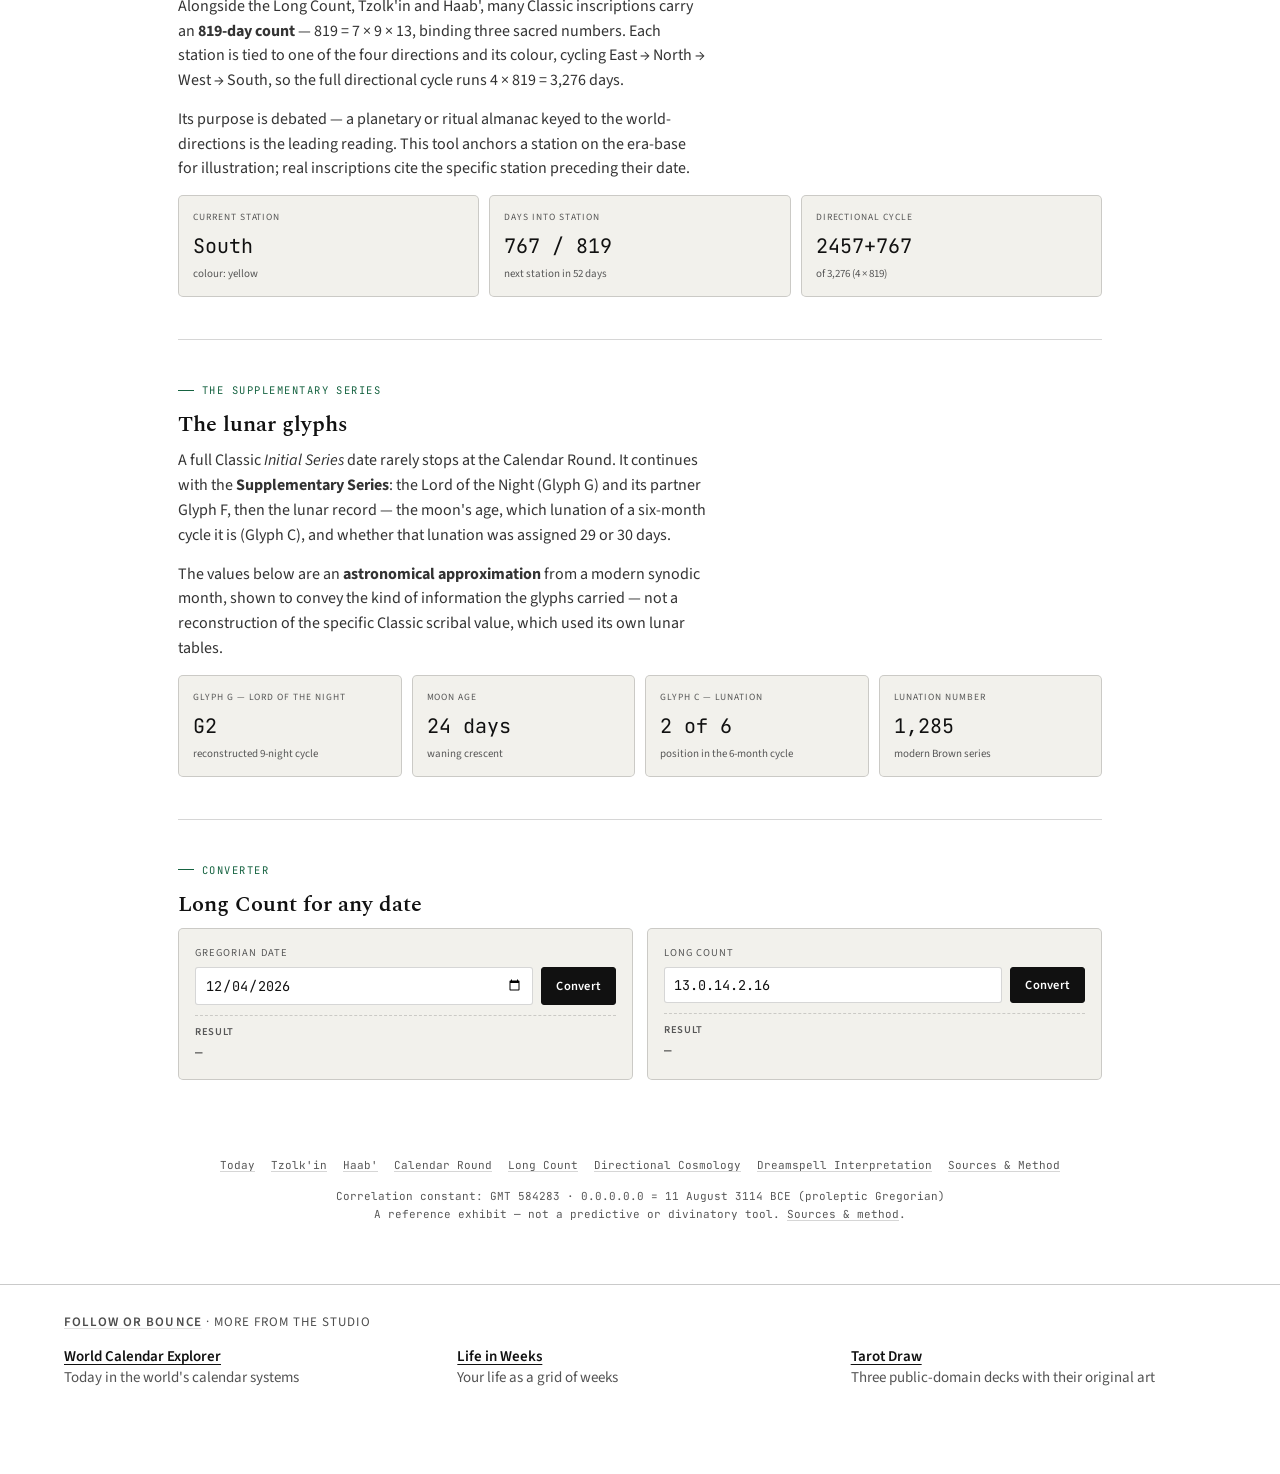
<file: long-count.html>
<!DOCTYPE html>
<html lang="en">
<head>
<meta charset="UTF-8">
<meta name="viewport" content="width=device-width, initial-scale=1.0, viewport-fit=cover">
<title>The Long Count — Place-Value Days Since Creation — Ju'un K'in</title>
<meta name="description" content="The Maya Long Count: a place-value day tally from a 3114 BCE era-base. Nested units to the alautun, Distance Numbers, the 819-day count, and the lunar Supplementary Series.">
<link rel="canonical" href="https://followorbounce.github.io/Maya-Calendar/long-count.html">
<meta name="theme-color" content="#F2F1EC">
<link rel="icon" href="assets/favicon.svg" type="image/svg+xml">
<meta property="og:type" content="article">
<meta property="og:title" content="The Long Count — Place-Value Days Since Creation">
<meta property="og:description" content="Nested units to the alautun, Distance Numbers, the 819-day count, and the lunar Supplementary Series.">
<meta property="og:url" content="https://followorbounce.github.io/Maya-Calendar/long-count.html">
<meta property="og:site_name" content="Ju'un K'in">
<meta property="og:image" content="https://followorbounce.github.io/Maya-Calendar/og/long-count.jpg">
<meta property="og:image:width" content="1200">
<meta property="og:image:height" content="630">
<meta property="og:image:alt" content="The Long Count — Place-Value Days Since Creation — Ju&#x27;un K&#x27;in · Maya Calendar">
<meta name="twitter:card" content="summary_large_image">
<meta name="twitter:image" content="https://followorbounce.github.io/Maya-Calendar/og/long-count.jpg">
<link rel="manifest" href="manifest.webmanifest">
<link rel="preconnect" href="https://fonts.googleapis.com">
<link rel="preconnect" href="https://fonts.gstatic.com" crossorigin>
<link href="https://fonts.googleapis.com/css2?family=Spectral:wght@400;500;600;700&family=Spectral+SC:wght@500;600&family=Source+Sans+3:wght@400;500;600&family=JetBrains+Mono:wght@400;500&display=swap" rel="stylesheet">
<link rel="stylesheet" href="assets/styles.css">
<script src="assets/calendar.js"></script>
<script src="assets/site.js" defer></script>
<script defer src="https://static.cloudflareinsights.com/beacon.min.js" data-cf-beacon='{"token": "bba4e16a7d9b4d9985eda0cda2624e60"}'></script>
<!-- fob-ga --><script async src="https://www.googletagmanager.com/gtag/js?id=G-CE86H6X7Z7"></script>
<script>window.dataLayer=window.dataLayer||[];function gtag(){dataLayer.push(arguments);}gtag('js',new Date());gtag('config','G-CE86H6X7Z7');</script><!-- /fob-ga -->
</head>
<body data-page="long-count">

<div id="site-header"></div>

<main class="wrap">

  <section class="hero-intro">
    <div class="eyebrow">Long Count · 0.0.0.0.0</div>
    <h1 class="page-title">Every day has a number</h1>
    <p class="lede">The Long Count is a place-value tally of days elapsed since a mythological era-base — <span class="mono">11 August 3114 BCE</span> in the proleptic Gregorian calendar. It is mostly base-20, with one deliberate irregularity: 18 winals, not 20, make a tun, pulling the third place close to a 360-day year.</p>
    <div class="callout" id="odometer">—</div>
  </section>

  <section class="section">
    <div class="eyebrow">The places</div>
    <h2 class="title">How the units nest</h2>
    <p class="lede">Read right to left: k'in, winal, tun, k'atun, b'ak'tun. The first five places carry ordinary Classic dates; the larger units appear mainly in Distance Numbers and mythological reckonings.</p>
    <div class="tbl-scroll">
      <table class="data-table" id="unitsTable"></table>
    </div>
  </section>

  <section class="section">
    <div class="eyebrow">Doing arithmetic</div>
    <h2 class="title">Distance Numbers</h2>
    <p class="lede">Maya scribes moved between dates by adding or subtracting a <em>Distance Number</em> — itself written in the same place-value units. Enter a start date and a Distance Number to step forward or back.</p>
    <div class="field-card">
      <label>Start — Long Count</label>
      <div class="field-row"><input type="text" id="dnStart" placeholder="9.12.11.5.18"></div>
      <label>Distance Number — winal.k'in or tun.winal.k'in …</label>
      <div class="field-row">
        <input type="text" id="dnDelta" placeholder="1.7.11">
        <select id="dnDir"><option value="1">forward</option><option value="-1">backward</option></select>
        <button class="btn" id="dnGo">Step</button>
      </div>
      <div class="result-line" id="dnOut"><b>Result</b>—</div>
    </div>
  </section>

  <section class="section">
    <div class="eyebrow">A fourth cycle</div>
    <h2 class="title">The 819-day count</h2>
    <div class="prose">
      <p>Alongside the Long Count, Tzolk'in and Haab', many Classic inscriptions carry an <b>819-day count</b> — 819 = 7 × 9 × 13, binding three sacred numbers. Each station is tied to one of the four directions and its colour, cycling East → North → West → South, so the full directional cycle runs 4 × 819 = 3,276 days.</p>
      <p>Its purpose is debated — a planetary or ritual almanac keyed to the world-directions is the leading reading. This tool anchors a station on the era-base for illustration; real inscriptions cite the specific station preceding their date.</p>
    </div>
    <div class="kpi-row" id="e819Row"></div>
  </section>

  <section class="section">
    <div class="eyebrow">The Supplementary Series</div>
    <h2 class="title">The lunar glyphs</h2>
    <div class="prose">
      <p>A full Classic <em>Initial Series</em> date rarely stops at the Calendar Round. It continues with the <b>Supplementary Series</b>: the Lord of the Night (Glyph G) and its partner Glyph F, then the lunar record — the moon's age, which lunation of a six-month cycle it is (Glyph C), and whether that lunation was assigned 29 or 30 days.</p>
      <p>The values below are an <b>astronomical approximation</b> from a modern synodic month, shown to convey the kind of information the glyphs carried — not a reconstruction of the specific Classic scribal value, which used its own lunar tables.</p>
    </div>
    <div class="kpi-row" id="lunarRow"></div>
  </section>

  <section class="section">
    <div class="eyebrow">Converter</div>
    <h2 class="title">Long Count for any date</h2>
    <div class="explorer-grid">
      <div class="field-card">
        <label for="lcg">Gregorian date</label>
        <div class="field-row"><input type="date" id="lcg"><button class="btn" id="lcgGo">Convert</button></div>
        <div class="result-line" id="lcgOut"><b>Result</b>—</div>
      </div>
      <div class="field-card">
        <label for="lcl">Long Count</label>
        <div class="field-row"><input type="text" id="lcl" placeholder="13.0.13.14.7"><button class="btn" id="lclGo">Convert</button></div>
        <div class="result-line" id="lclOut"><b>Result</b>—</div>
      </div>
    </div>
  </section>

</main>

<div id="site-footer"></div>

<script>
(function () {
  var MC = window.MC;
  var tz; try { tz = Intl.DateTimeFormat().resolvedOptions().timeZone; } catch (e) { tz = 'UTC'; }
  var td = MC.todayInZone(tz);
  var R = MC.readingFromGregorian(td.y, td.m, td.d);

  document.getElementById('odometer').innerHTML =
    "Today: <b>" + MC.formatLC(R.lc) + "</b> — that is " + R.total.toLocaleString() +
    " days since the era-base, within b'ak'tun " + (R.lc.baktun) + " of the current creation.";

  /* units table */
  (function () {
    var cur = R.total;
    var rows = MC.LONG_COUNT_UNITS.map(function (u, i) {
      var count = Math.floor(cur / u.days);
      return '<tr class="' + (i < 5 ? 'highlight' : '') + '"><td class="name">' + u.name + '</td><td>' + u.days.toLocaleString() +
        '</td><td class="txt">' + u.note + '</td><td>' + count.toLocaleString() + '</td></tr>';
    });
    document.getElementById('unitsTable').innerHTML =
      '<thead><tr><th>Unit</th><th>Days</th><th>Composition</th><th>Elapsed today</th></tr></thead><tbody>' + rows.join('') + '</tbody>';
  })();

  /* Distance Numbers */
  function parseDots(s) {
    var p = s.trim().split('.').map(Number);
    if (p.some(isNaN) || !p.length) return null;
    // interpret right-to-left as k'in, winal, tun, k'atun, b'ak'tun
    var mult = [1, 20, 360, 7200, 144000], total = 0;
    for (var i = 0; i < p.length; i++) total += p[p.length - 1 - i] * (mult[i] || mult[mult.length - 1]);
    return total;
  }
  document.getElementById('dnStart').value = MC.formatLC(R.lc);
  document.getElementById('dnGo').addEventListener('click', function () {
    var start = parseDots(document.getElementById('dnStart').value);
    var delta = parseDots(document.getElementById('dnDelta').value);
    var dir = +document.getElementById('dnDir').value;
    var out = document.getElementById('dnOut');
    if (start == null || delta == null) { out.innerHTML = '<b>Result</b>Enter dot-separated integers for both fields.'; return; }
    var total = start + dir * delta;
    var r = MC.readingFromTotal(total);
    out.innerHTML = '<b>Result</b>' + MC.formatLC(r.lc) + ' · ' + r.tz.num + ' ' + r.tz.sign + ' ' + MC.haabLabel(r.hb) +
      ' · ' + MC.formatGregorian(r.greg) + ' · ' + (dir > 0 ? '+' : '−') + delta.toLocaleString() + ' days';
  });

  /* 819 */
  (function () {
    var e = R.e819;
    document.getElementById('e819Row').innerHTML =
      '<div class="kpi"><div class="kpi-k">Current station</div><div class="kpi-v">' + e.station.dir + '</div><div class="kpi-sub">colour: ' + e.station.color + '</div></div>' +
      '<div class="kpi"><div class="kpi-k">Days into station</div><div class="kpi-v">' + e.sinceStation + ' / 819</div><div class="kpi-sub">next station in ' + e.daysToNext + ' days</div></div>' +
      '<div class="kpi"><div class="kpi-k">Directional cycle</div><div class="kpi-v">' + MC.mod(e.stationIndex, 4) * 819 + '+' + e.sinceStation + '</div><div class="kpi-sub">of 3,276 (4 × 819)</div></div>';
  })();

  /* lunar */
  (function () {
    var L = R.lunar;
    var phase = L.phaseFraction < 0.03 || L.phaseFraction > 0.97 ? 'new'
      : L.phaseFraction < 0.22 ? 'waxing crescent' : L.phaseFraction < 0.28 ? 'first quarter'
      : L.phaseFraction < 0.47 ? 'waxing gibbous' : L.phaseFraction < 0.53 ? 'full'
      : L.phaseFraction < 0.72 ? 'waning gibbous' : L.phaseFraction < 0.78 ? 'last quarter' : 'waning crescent';
    document.getElementById('lunarRow').innerHTML =
      '<div class="kpi"><div class="kpi-k">Glyph G — Lord of the Night</div><div class="kpi-v">' + R.lord + '</div><div class="kpi-sub">reconstructed 9-night cycle</div></div>' +
      '<div class="kpi"><div class="kpi-k">Moon age</div><div class="kpi-v">' + L.ageInt + ' days</div><div class="kpi-sub">' + phase + '</div></div>' +
      '<div class="kpi"><div class="kpi-k">Glyph C — lunation</div><div class="kpi-v">' + L.glyphC + ' of 6</div><div class="kpi-sub">position in the 6-month cycle</div></div>' +
      '<div class="kpi"><div class="kpi-k">Lunation number</div><div class="kpi-v">' + L.lunationNo.toLocaleString() + '</div><div class="kpi-sub">modern Brown series</div></div>';
  })();

  /* converters */
  document.getElementById('lcg').value = (R.greg.y > 0 ? String(R.greg.y).padStart(4, '0') : '') + '-' + String(R.greg.m).padStart(2, '0') + '-' + String(R.greg.d).padStart(2, '0');
  document.getElementById('lcgGo').addEventListener('click', function () {
    var p = document.getElementById('lcg').value.split('-').map(Number); if (p.length !== 3) return;
    var r = MC.readingFromGregorian(p[0], p[1], p[2]);
    document.getElementById('lcgOut').innerHTML = '<b>Result</b>' + MC.formatLC(r.lc) + ' · ' + r.tz.num + ' ' + r.tz.sign + ' ' + MC.haabLabel(r.hb) + ' · JDN ' + r.jdn;
  });
  document.getElementById('lcl').value = MC.formatLC(R.lc);
  document.getElementById('lclGo').addEventListener('click', function () {
    var p = document.getElementById('lcl').value.trim().split('.').map(Number);
    if (p.length !== 5 || p.some(isNaN)) { document.getElementById('lclOut').innerHTML = '<b>Result</b>Enter five dot-separated integers.'; return; }
    var r = MC.readingFromLongCount(p[0], p[1], p[2], p[3], p[4]);
    document.getElementById('lclOut').innerHTML = '<b>Result</b>' + MC.formatGregorian(r.greg) + ' · ' + r.tz.num + ' ' + r.tz.sign + ' ' + MC.haabLabel(r.hb) + ' · JDN ' + r.jdn;
  });

  window.dispatchEvent(new Event('mc:rendered'));
})();
</script>
<!-- fob-network -->
<aside class="fob-net" aria-label="More from Follow or Bounce"><style>.fob-net{border-top:1px solid;border-color:color-mix(in srgb,currentColor 22%,transparent);margin-top:48px;padding:28px max(16px,env(safe-area-inset-right,0px)) calc(28px + env(safe-area-inset-bottom,0px)) max(16px,env(safe-area-inset-left,0px));font-size:15px;line-height:1.45;clear:both}.fob-net>div{max-width:72rem;margin:0 auto}.fob-net p{margin:0 0 14px;font-size:13px;letter-spacing:.08em;text-transform:uppercase;opacity:.75}.fob-net p a{color:inherit;font-weight:600}.fob-net ul{list-style:none;margin:0;padding:0;display:grid;grid-template-columns:repeat(auto-fit,minmax(14rem,1fr));gap:10px 28px}.fob-net li a{display:block;min-height:44px;color:inherit;text-decoration:none}.fob-net li b{display:block;font-weight:600;text-decoration:underline;text-underline-offset:3px;text-decoration-thickness:1px}.fob-net li span{display:block;opacity:.72}.fob-net a:focus-visible{outline:2px solid currentColor;outline-offset:3px}</style><div><p><a href="https://followorbounce.github.io/">Follow or Bounce</a> · more from the studio</p><ul><li><a href="https://followorbounce.github.io/world-calendar-explorer/"><b>World Calendar Explorer</b><span>Today in the world&#x27;s calendar systems</span></a></li><li><a href="https://followorbounce.github.io/life-in-weeks"><b>Life in Weeks</b><span>Your life as a grid of weeks</span></a></li><li><a href="https://followorbounce.github.io/tarot/"><b>Tarot Draw</b><span>Three public-domain decks with their original art</span></a></li></ul></div></aside>
<!-- /fob-network -->
</body>
</html>
</file>
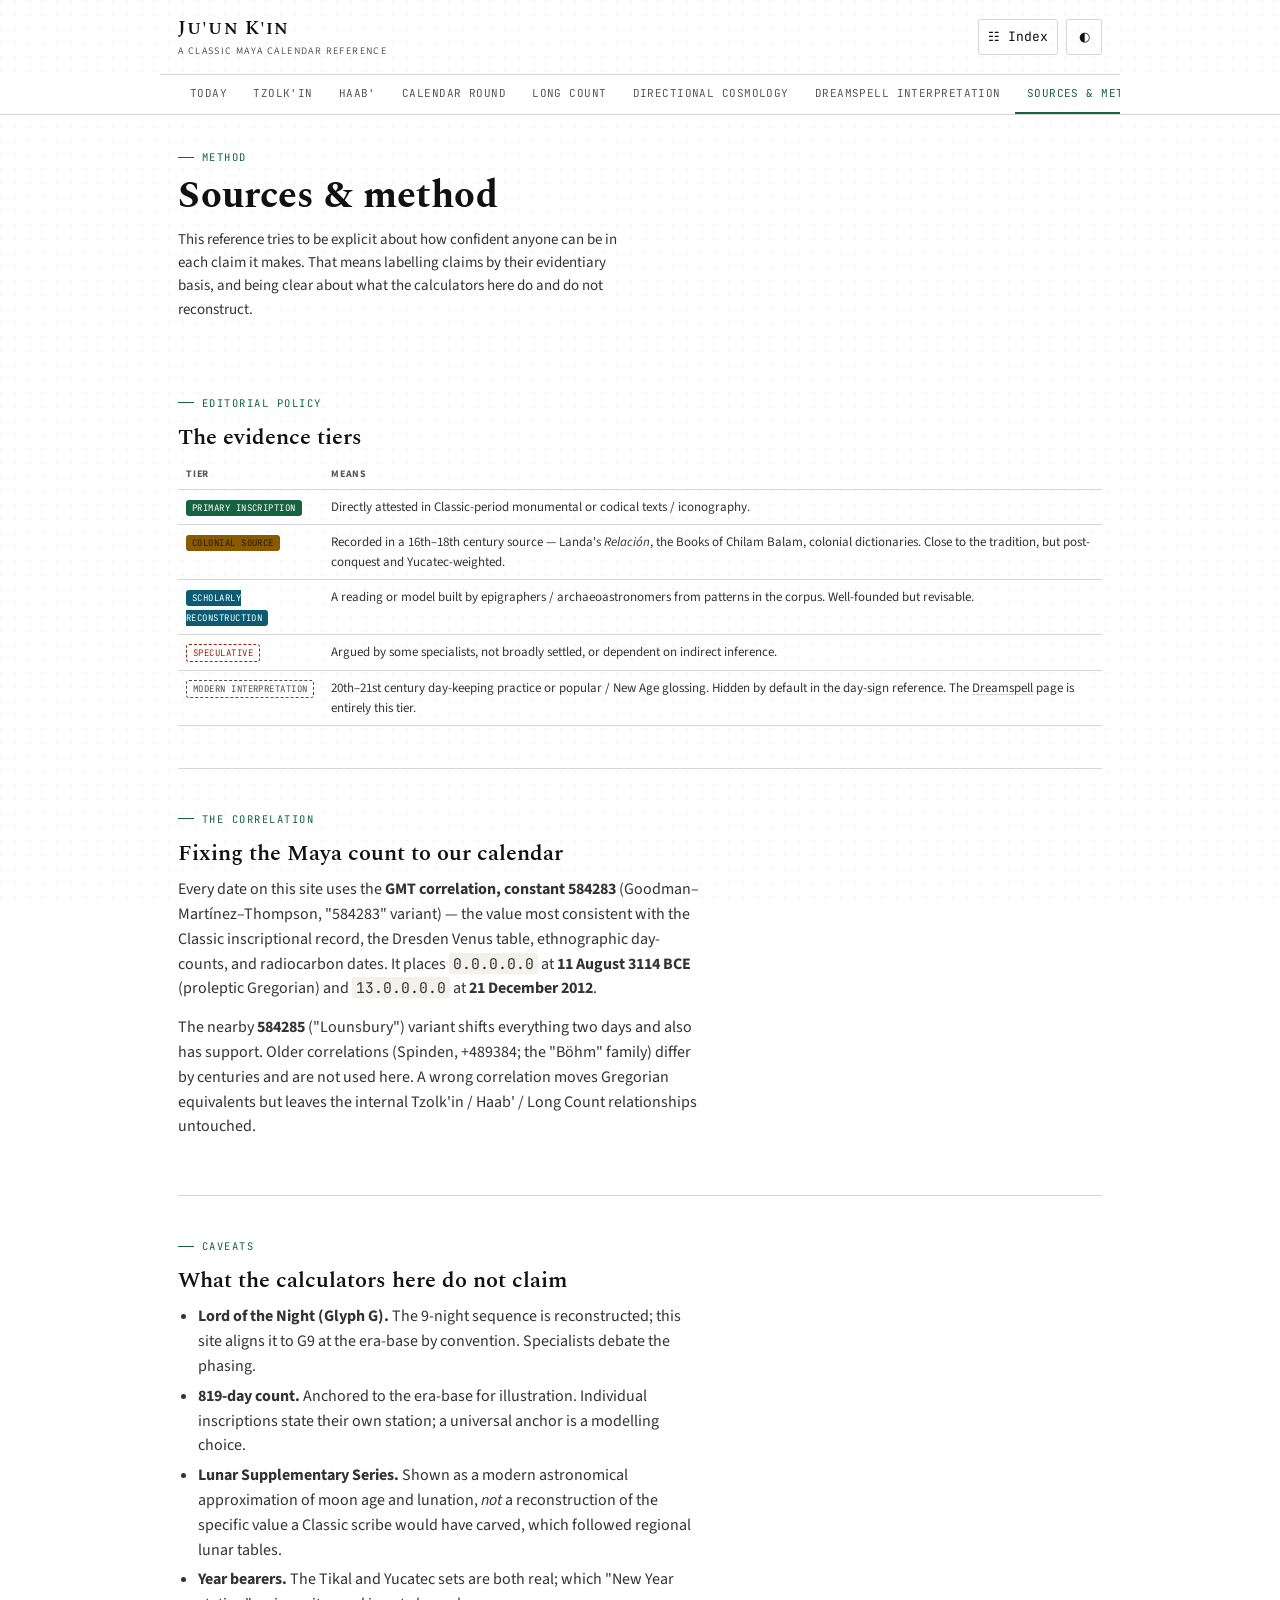
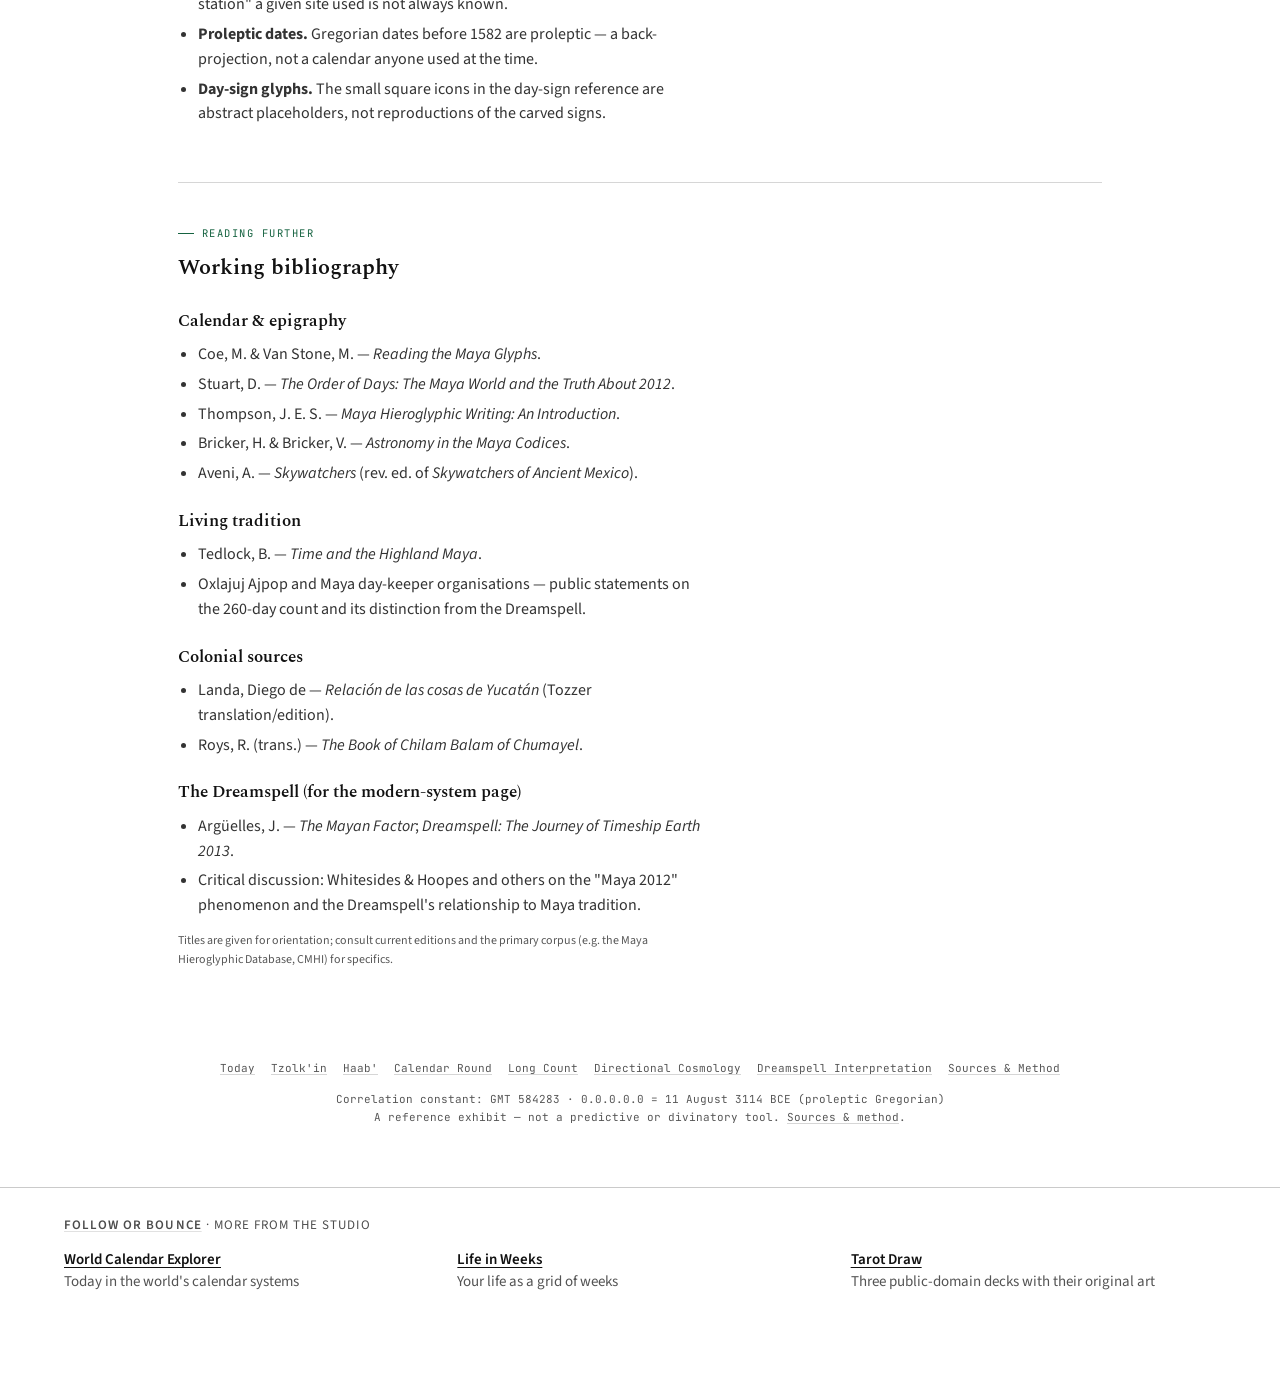
<file: sources.html>
<!DOCTYPE html>
<html lang="en">
<head>
<meta charset="UTF-8">
<meta name="viewport" content="width=device-width, initial-scale=1.0, viewport-fit=cover">
<title>Sources &amp; Method — Ju'un K'in</title>
<meta name="description" content="The evidence tiers this reference uses, the Maya–Gregorian correlation question, the limits of the calendar maths here, and a working bibliography.">
<link rel="canonical" href="https://followorbounce.github.io/Maya-Calendar/sources.html">
<meta name="theme-color" content="#F2F1EC">
<link rel="icon" href="assets/favicon.svg" type="image/svg+xml">
<meta property="og:type" content="article">
<meta property="og:title" content="Sources &amp; Method — Ju'un K'in">
<meta property="og:description" content="Evidence tiers, the correlation question, and a working bibliography.">
<meta property="og:url" content="https://followorbounce.github.io/Maya-Calendar/sources.html">
<meta property="og:site_name" content="Ju'un K'in">
<meta property="og:image" content="https://followorbounce.github.io/Maya-Calendar/og/sources.jpg">
<meta property="og:image:width" content="1200">
<meta property="og:image:height" content="630">
<meta property="og:image:alt" content="Sources &amp; Method — Ju&#x27;un K&#x27;in · Maya Calendar">
<meta name="twitter:card" content="summary_large_image">
<meta name="twitter:image" content="https://followorbounce.github.io/Maya-Calendar/og/sources.jpg">
<link rel="manifest" href="manifest.webmanifest">
<link rel="preconnect" href="https://fonts.googleapis.com">
<link rel="preconnect" href="https://fonts.gstatic.com" crossorigin>
<link href="https://fonts.googleapis.com/css2?family=Spectral:wght@400;500;600;700&family=Spectral+SC:wght@500;600&family=Source+Sans+3:wght@400;500;600&family=JetBrains+Mono:wght@400;500&display=swap" rel="stylesheet">
<link rel="stylesheet" href="assets/styles.css">
<script src="assets/calendar.js"></script>
<script src="assets/site.js" defer></script>
<script defer src="https://static.cloudflareinsights.com/beacon.min.js" data-cf-beacon='{"token": "bba4e16a7d9b4d9985eda0cda2624e60"}'></script>
<!-- fob-ga --><script async src="https://www.googletagmanager.com/gtag/js?id=G-CE86H6X7Z7"></script>
<script>window.dataLayer=window.dataLayer||[];function gtag(){dataLayer.push(arguments);}gtag('js',new Date());gtag('config','G-CE86H6X7Z7');</script><!-- /fob-ga -->
</head>
<body data-page="sources">

<div id="site-header"></div>

<main class="wrap">

  <section class="hero-intro">
    <div class="eyebrow">Method</div>
    <h1 class="page-title">Sources &amp; method</h1>
    <p class="lede">This reference tries to be explicit about how confident anyone can be in each claim it makes. That means labelling claims by their evidentiary basis, and being clear about what the calculators here do and do not reconstruct.</p>
  </section>

  <section class="section">
    <div class="eyebrow">Editorial policy</div>
    <h2 class="title">The evidence tiers</h2>
    <div class="tbl-scroll">
      <table class="data-table">
        <thead><tr><th>Tier</th><th>Means</th></tr></thead>
        <tbody>
          <tr><td><span class="tag primary">Primary inscription</span></td><td class="txt">Directly attested in Classic-period monumental or codical texts / iconography.</td></tr>
          <tr><td><span class="tag colonial">Colonial source</span></td><td class="txt">Recorded in a 16th–18th century source — Landa's <em>Relación</em>, the Books of Chilam Balam, colonial dictionaries. Close to the tradition, but post-conquest and Yucatec-weighted.</td></tr>
          <tr><td><span class="tag reconstruction">Scholarly reconstruction</span></td><td class="txt">A reading or model built by epigraphers / archaeoastronomers from patterns in the corpus. Well-founded but revisable.</td></tr>
          <tr><td><span class="tag speculative">Speculative</span></td><td class="txt">Argued by some specialists, not broadly settled, or dependent on indirect inference.</td></tr>
          <tr><td><span class="tag modern">Modern interpretation</span></td><td class="txt">20th–21st century day-keeping practice or popular / New Age glossing. Hidden by default in the day-sign reference. The <a href="dreamspell.html">Dreamspell</a> page is entirely this tier.</td></tr>
        </tbody>
      </table>
    </div>
  </section>

  <section class="section">
    <div class="eyebrow">The correlation</div>
    <h2 class="title">Fixing the Maya count to our calendar</h2>
    <div class="prose">
      <p>Every date on this site uses the <b>GMT correlation, constant 584283</b> (Goodman–Martínez–Thompson, "584283" variant) — the value most consistent with the Classic inscriptional record, the Dresden Venus table, ethnographic day-counts, and radiocarbon dates. It places <span class="mono">0.0.0.0.0</span> at <b>11 August 3114 BCE</b> (proleptic Gregorian) and <span class="mono">13.0.0.0.0</span> at <b>21 December 2012</b>.</p>
      <p>The nearby <b>584285</b> ("Lounsbury") variant shifts everything two days and also has support. Older correlations (Spinden, +489384; the "Böhm" family) differ by centuries and are not used here. A wrong correlation moves Gregorian equivalents but leaves the internal Tzolk'in / Haab' / Long Count relationships untouched.</p>
    </div>
  </section>

  <section class="section">
    <div class="eyebrow">Caveats</div>
    <h2 class="title">What the calculators here do not claim</h2>
    <div class="prose">
      <ul>
        <li><b>Lord of the Night (Glyph G).</b> The 9-night sequence is reconstructed; this site aligns it to G9 at the era-base by convention. Specialists debate the phasing.</li>
        <li><b>819-day count.</b> Anchored to the era-base for illustration. Individual inscriptions state their own station; a universal anchor is a modelling choice.</li>
        <li><b>Lunar Supplementary Series.</b> Shown as a modern astronomical approximation of moon age and lunation, <em>not</em> a reconstruction of the specific value a Classic scribe would have carved, which followed regional lunar tables.</li>
        <li><b>Year bearers.</b> The Tikal and Yucatec sets are both real; which "New Year station" a given site used is not always known.</li>
        <li><b>Proleptic dates.</b> Gregorian dates before 1582 are proleptic — a back-projection, not a calendar anyone used at the time.</li>
        <li><b>Day-sign glyphs.</b> The small square icons in the day-sign reference are abstract placeholders, not reproductions of the carved signs.</li>
      </ul>
    </div>
  </section>

  <section class="section">
    <div class="eyebrow">Reading further</div>
    <h2 class="title">Working bibliography</h2>
    <div class="prose">
      <h3>Calendar &amp; epigraphy</h3>
      <ul>
        <li>Coe, M. &amp; Van Stone, M. — <em>Reading the Maya Glyphs</em>.</li>
        <li>Stuart, D. — <em>The Order of Days: The Maya World and the Truth About 2012</em>.</li>
        <li>Thompson, J. E. S. — <em>Maya Hieroglyphic Writing: An Introduction</em>.</li>
        <li>Bricker, H. &amp; Bricker, V. — <em>Astronomy in the Maya Codices</em>.</li>
        <li>Aveni, A. — <em>Skywatchers</em> (rev. ed. of <em>Skywatchers of Ancient Mexico</em>).</li>
      </ul>
      <h3>Living tradition</h3>
      <ul>
        <li>Tedlock, B. — <em>Time and the Highland Maya</em>.</li>
        <li>Oxlajuj Ajpop and Maya day-keeper organisations — public statements on the 260-day count and its distinction from the Dreamspell.</li>
      </ul>
      <h3>Colonial sources</h3>
      <ul>
        <li>Landa, Diego de — <em>Relación de las cosas de Yucatán</em> (Tozzer translation/edition).</li>
        <li>Roys, R. (trans.) — <em>The Book of Chilam Balam of Chumayel</em>.</li>
      </ul>
      <h3>The Dreamspell (for the modern-system page)</h3>
      <ul>
        <li>Argüelles, J. — <em>The Mayan Factor</em>; <em>Dreamspell: The Journey of Timeship Earth 2013</em>.</li>
        <li>Critical discussion: Whitesides &amp; Hoopes and others on the "Maya 2012" phenomenon and the Dreamspell's relationship to Maya tradition.</li>
      </ul>
      <p style="font-size:12px;color:var(--muted-soft)">Titles are given for orientation; consult current editions and the primary corpus (e.g. the Maya Hieroglyphic Database, CMHI) for specifics.</p>
    </div>
  </section>

</main>

<div id="site-footer"></div>

<!-- fob-network -->
<aside class="fob-net" aria-label="More from Follow or Bounce"><style>.fob-net{border-top:1px solid;border-color:color-mix(in srgb,currentColor 22%,transparent);margin-top:48px;padding:28px max(16px,env(safe-area-inset-right,0px)) calc(28px + env(safe-area-inset-bottom,0px)) max(16px,env(safe-area-inset-left,0px));font-size:15px;line-height:1.45;clear:both}.fob-net>div{max-width:72rem;margin:0 auto}.fob-net p{margin:0 0 14px;font-size:13px;letter-spacing:.08em;text-transform:uppercase;opacity:.75}.fob-net p a{color:inherit;font-weight:600}.fob-net ul{list-style:none;margin:0;padding:0;display:grid;grid-template-columns:repeat(auto-fit,minmax(14rem,1fr));gap:10px 28px}.fob-net li a{display:block;min-height:44px;color:inherit;text-decoration:none}.fob-net li b{display:block;font-weight:600;text-decoration:underline;text-underline-offset:3px;text-decoration-thickness:1px}.fob-net li span{display:block;opacity:.72}.fob-net a:focus-visible{outline:2px solid currentColor;outline-offset:3px}</style><div><p><a href="https://followorbounce.github.io/">Follow or Bounce</a> · more from the studio</p><ul><li><a href="https://followorbounce.github.io/world-calendar-explorer/"><b>World Calendar Explorer</b><span>Today in the world&#x27;s calendar systems</span></a></li><li><a href="https://followorbounce.github.io/life-in-weeks"><b>Life in Weeks</b><span>Your life as a grid of weeks</span></a></li><li><a href="https://followorbounce.github.io/tarot/"><b>Tarot Draw</b><span>Three public-domain decks with their original art</span></a></li></ul></div></aside>
<!-- /fob-network -->
</body>
</html>
</file>
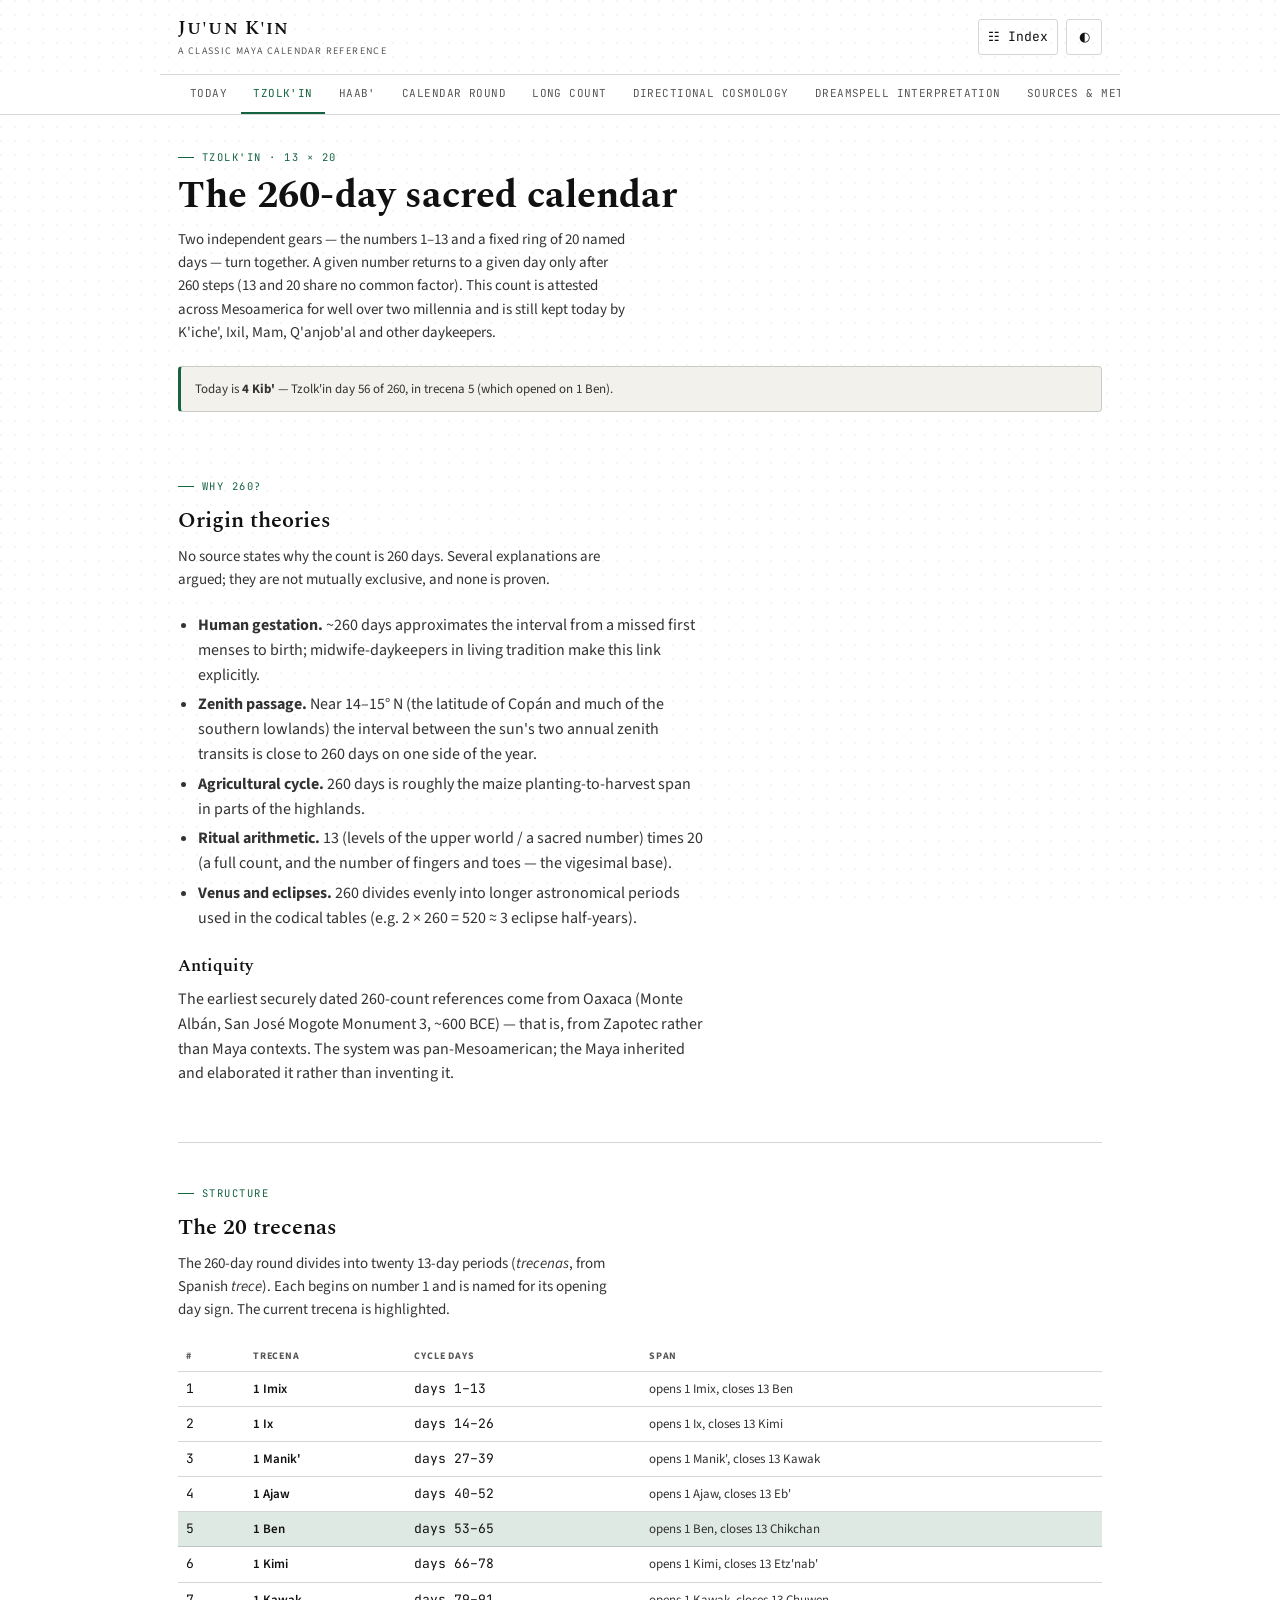
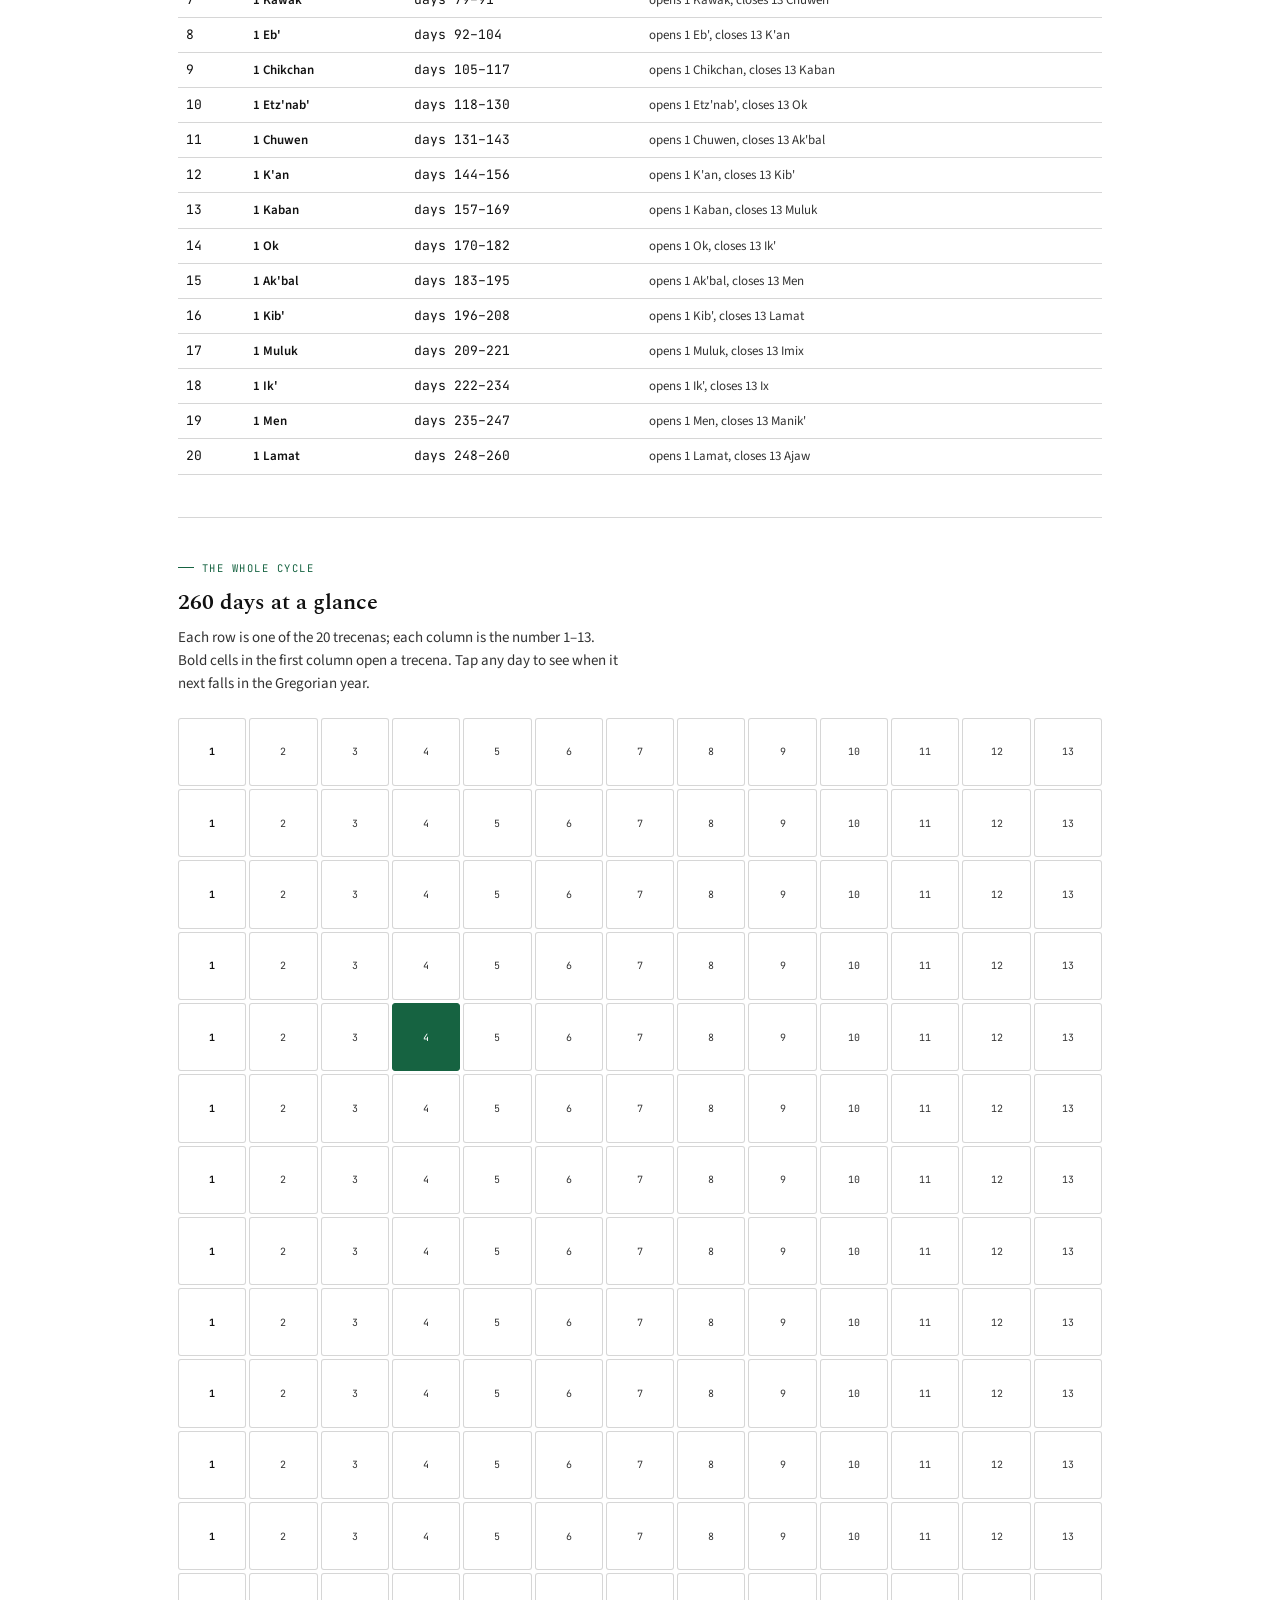
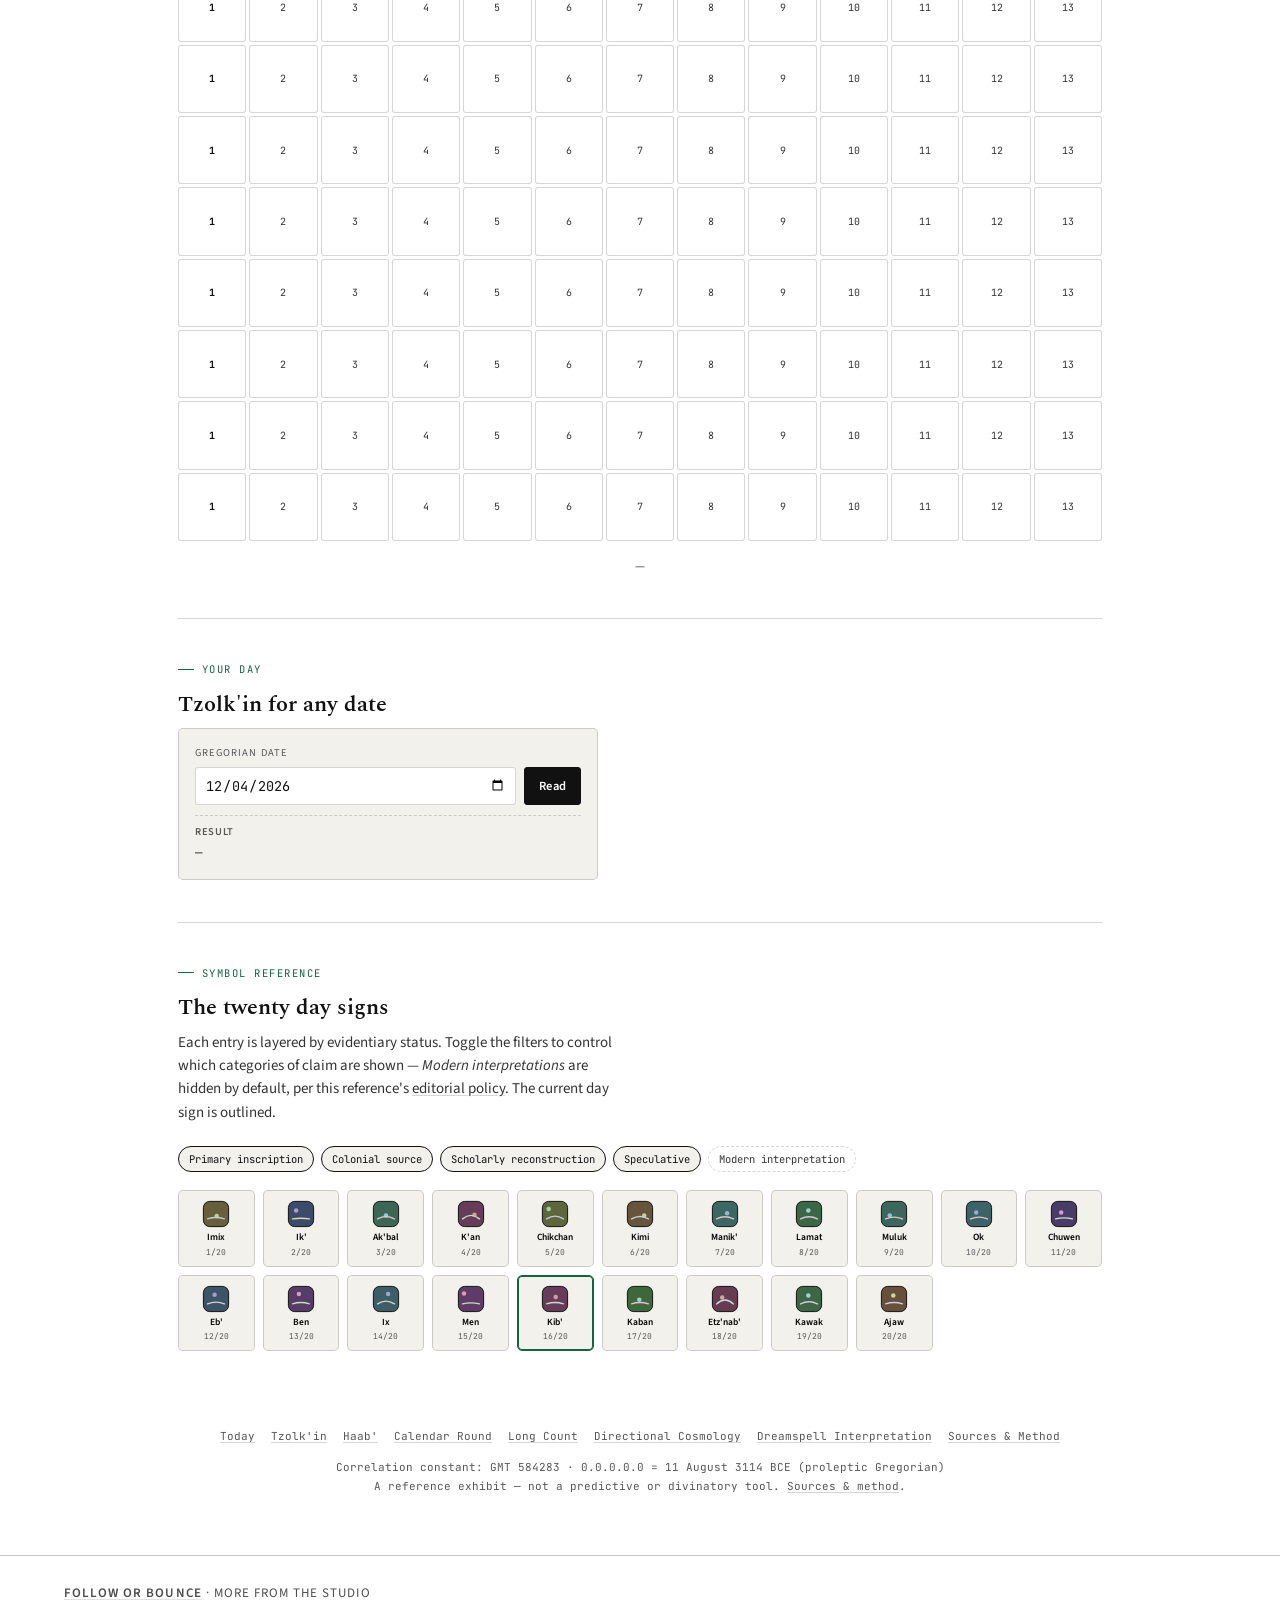
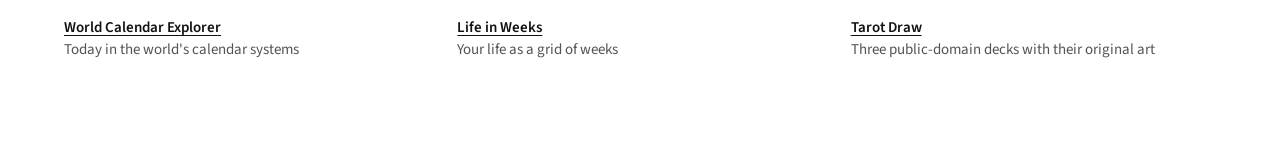
<file: tzolkin.html>
<!DOCTYPE html>
<html lang="en">
<head>
<meta charset="UTF-8">
<meta name="viewport" content="width=device-width, initial-scale=1.0, viewport-fit=cover">
<title>Tzolk'in — the 260-Day Sacred Calendar — Ju'un K'in</title>
<meta name="description" content="The Tzolk'in: 13 numbers and 20 day signs meshing into a 260-day count. Origin theories, the 20 trecenas, an interactive 260-day grid, and a sourced reference for every day sign.">
<link rel="canonical" href="https://followorbounce.github.io/Maya-Calendar/tzolkin.html">
<meta name="theme-color" content="#F2F1EC">
<link rel="icon" href="assets/favicon.svg" type="image/svg+xml">
<meta property="og:type" content="article">
<meta property="og:title" content="Tzolk'in — the 260-Day Sacred Calendar">
<meta property="og:description" content="Origin theories, the 20 trecenas, an interactive 260-day grid, and a sourced reference for every day sign.">
<meta property="og:url" content="https://followorbounce.github.io/Maya-Calendar/tzolkin.html">
<meta property="og:site_name" content="Ju'un K'in">
<meta property="og:image" content="https://followorbounce.github.io/Maya-Calendar/og/tzolkin.jpg">
<meta property="og:image:width" content="1200">
<meta property="og:image:height" content="630">
<meta property="og:image:alt" content="Tzolk&#x27;in — the 260-Day Sacred Calendar — Ju&#x27;un K&#x27;in · Maya Calendar">
<meta name="twitter:card" content="summary_large_image">
<meta name="twitter:image" content="https://followorbounce.github.io/Maya-Calendar/og/tzolkin.jpg">
<link rel="manifest" href="manifest.webmanifest">
<link rel="preconnect" href="https://fonts.googleapis.com">
<link rel="preconnect" href="https://fonts.gstatic.com" crossorigin>
<link href="https://fonts.googleapis.com/css2?family=Spectral:wght@400;500;600;700&family=Spectral+SC:wght@500;600&family=Source+Sans+3:wght@400;500;600&family=JetBrains+Mono:wght@400;500&display=swap" rel="stylesheet">
<link rel="stylesheet" href="assets/styles.css">
<script src="assets/calendar.js"></script>
<script src="assets/site.js" defer></script>
<script defer src="https://static.cloudflareinsights.com/beacon.min.js" data-cf-beacon='{"token": "bba4e16a7d9b4d9985eda0cda2624e60"}'></script>
<!-- fob-ga --><script async src="https://www.googletagmanager.com/gtag/js?id=G-CE86H6X7Z7"></script>
<script>window.dataLayer=window.dataLayer||[];function gtag(){dataLayer.push(arguments);}gtag('js',new Date());gtag('config','G-CE86H6X7Z7');</script><!-- /fob-ga -->
</head>
<body data-page="tzolkin">

<div id="site-header"></div>

<main class="wrap">

  <section class="hero-intro">
    <div class="eyebrow">Tzolk'in · 13 × 20</div>
    <h1 class="page-title">The 260-day sacred calendar</h1>
    <p class="lede">Two independent gears — the numbers 1–13 and a fixed ring of 20 named days — turn together. A given number returns to a given day only after 260 steps (13 and 20 share no common factor). This count is attested across Mesoamerica for well over two millennia and is still kept today by K'iche', Ixil, Mam, Q'anjob'al and other daykeepers.</p>
    <div class="callout" id="todayLine">—</div>
  </section>

  <section class="section">
    <div class="eyebrow">Why 260?</div>
    <h2 class="title">Origin theories</h2>
    <p class="lede">No source states why the count is 260 days. Several explanations are argued; they are not mutually exclusive, and none is proven.</p>
    <div class="prose">
      <ul>
        <li><b>Human gestation.</b> ~260 days approximates the interval from a missed first menses to birth; midwife-daykeepers in living tradition make this link explicitly.</li>
        <li><b>Zenith passage.</b> Near 14–15° N (the latitude of Copán and much of the southern lowlands) the interval between the sun's two annual zenith transits is close to 260 days on one side of the year.</li>
        <li><b>Agricultural cycle.</b> 260 days is roughly the maize planting-to-harvest span in parts of the highlands.</li>
        <li><b>Ritual arithmetic.</b> 13 (levels of the upper world / a sacred number) times 20 (a full count, and the number of fingers and toes — the vigesimal base).</li>
        <li><b>Venus and eclipses.</b> 260 divides evenly into longer astronomical periods used in the codical tables (e.g. 2 × 260 = 520 ≈ 3 eclipse half-years).</li>
      </ul>
      <h3>Antiquity</h3>
      <p>The earliest securely dated 260-count references come from Oaxaca (Monte Albán, San José Mogote Monument 3, ~600 BCE) — that is, from Zapotec rather than Maya contexts. The system was pan-Mesoamerican; the Maya inherited and elaborated it rather than inventing it.</p>
    </div>
  </section>

  <section class="section">
    <div class="eyebrow">Structure</div>
    <h2 class="title">The 20 trecenas</h2>
    <p class="lede">The 260-day round divides into twenty 13-day periods (<em>trecenas</em>, from Spanish <em>trece</em>). Each begins on number 1 and is named for its opening day sign. The current trecena is highlighted.</p>
    <div class="tbl-scroll">
      <table class="data-table" id="trecenaTable"></table>
    </div>
  </section>

  <section class="section">
    <div class="eyebrow">The whole cycle</div>
    <h2 class="title">260 days at a glance</h2>
    <p class="lede">Each row is one of the 20 trecenas; each column is the number 1–13. Bold cells in the first column open a trecena. Tap any day to see when it next falls in the Gregorian year.</p>
    <div class="tzolkin-grid" id="tzGrid"></div>
    <div class="scale-note" id="tzGridNote" style="margin-top:10px">—</div>
  </section>

  <section class="section">
    <div class="eyebrow">Your day</div>
    <h2 class="title">Tzolk'in for any date</h2>
    <div class="field-card" style="max-width:420px">
      <label for="bd">Gregorian date</label>
      <div class="field-row">
        <input type="date" id="bd">
        <button class="btn" id="bdGo">Read</button>
      </div>
      <div class="result-line" id="bdOut"><b>Result</b>—</div>
    </div>
  </section>

  <section class="section">
    <div class="eyebrow">Symbol reference</div>
    <h2 class="title">The twenty day signs</h2>
    <p class="lede">Each entry is layered by evidentiary status. Toggle the filters to control which categories of claim are shown — <em>Modern interpretations</em> are hidden by default, per this reference's <a href="sources.html">editorial policy</a>. The current day sign is outlined.</p>
    <div class="filter-row" id="filterRow"></div>
    <div class="sign-grid" id="signGrid"></div>
    <div class="detail-panel" id="detailPanel" hidden></div>
  </section>

</main>

<div id="site-footer"></div>

<script>
(function () {
  var MC = window.MC;

  var SIGN_INFO = {
    "Imix": { meaning: "Waterlily / the primordial sea", notes: [
      { tag: 'primary', text: "Appears constantly as a Tzolk'in day-name glyph in Classic monumental Initial Series and Calendar Round dates across the lowlands." },
      { tag: 'reconstruction', text: "Read phonetically as IMIX / IMIY by most epigraphers, linked iconographically to the waterlily monster and the surface of the primordial sea." },
      { tag: 'speculative', text: "A connection to a specific 'earth-crocodile' cosmogonic narrative is argued by some scholars but not textually explicit in Classic sources." }],
      modern: "In 20th-century Yucatec day-keeping traditions, Imix is often glossed as a day of nurturing and abundance." },
    "Ik'": { meaning: "Wind / breath", notes: [
      { tag: 'primary', text: "The IK' sign, a stylized T-shaped 'wind' glyph, is one of the most iconographically consistent day signs across regions and periods." },
      { tag: 'reconstruction', text: "Widely read as IK', cognate with the word for wind/breath/spirit in Mayan languages; the T-shape recurs in architecture (wind-holes) and censer iconography." }],
      modern: "Frequently associated in living Maya calendrics with breath, life-force, and communication." },
    "Ak'bal": { meaning: "Night / darkness", notes: [
      { tag: 'primary', text: "The sign shows a distinctive shaded/cross-hatched cartouche interpreted as darkness; frequent in Calendar Round dates on stelae." },
      { tag: 'reconstruction', text: "Read AK'AB or AK'B'AL ('night, darkness') by most epigraphers, based on substitution patterns and phonetic complements." },
      { tag: 'speculative', text: "Association with the interior of caves and the underworld is argued from iconographic context rather than stated directly." }],
      modern: "Modern practitioners sometimes gloss it as a day for introspection tied to night and the unconscious." },
    "K'an": { meaning: "Maize seed / yellow / ripeness", notes: [
      { tag: 'primary', text: "The sign, resembling a perforated bead or kernel, occurs regularly as a day name and separately as the color/word K'AN ('yellow, precious')." },
      { tag: 'reconstruction', text: "Read K'AN; scholars link the day sign to young maize and abundance based on its visual similarity to maize-kernel glyphs." }],
      modern: "Often associated today with germination, new beginnings, and prosperity in popular calendar guides." },
    "Chikchan": { meaning: "Celestial serpent", notes: [
      { tag: 'primary', text: "Appears as a day-name glyph, typically with a scaled or reptilian infix." },
      { tag: 'reconstruction', text: "Read CHIK-CHAN, connected to serpent imagery, though the exact underlying word and its full semantic range remain debated." },
      { tag: 'speculative', text: "Ties to specific sky-serpent deities are argued by iconographers but not glyphically labeled 'Chikchan' in every case." }] },
    "Kimi": { meaning: "Death", notes: [
      { tag: 'primary', text: "The sign often shows a stylized skull or 'closed eye' motif; frequently paired in the corpus with death-god iconography." },
      { tag: 'reconstruction', text: "Read CHAM / KIMI (regional variants) meaning 'death'; the Classic-period reading is debated between Cham and Kimi forms depending on language affiliation." }] },
    "Manik'": { meaning: "Deer (grasping hand, per some readings)", notes: [
      { tag: 'primary', text: "The glyph shows a hand-like form and is a common day sign in monumental Calendar Round dates." },
      { tag: 'reconstruction', text: "Colonial Yucatec sources give MANIK'; some epigraphers propose the Classic reading may differ (e.g. connected to CHIJ, 'deer') — active discussion, not settled consensus." }],
      modern: "Popular sources often render this simply as 'Deer' and associate it with the hunt." },
    "Lamat": { meaning: "Venus / star", notes: [
      { tag: 'primary', text: "The sign, sometimes shown with a four-part or 'star' motif, recurs both as a day name and within Venus-related iconography and codical tables." },
      { tag: 'reconstruction', text: "Read LAMAT in colonial sources; the Venus association is supported by the star glyph's broader use for 'ek'/Venus, though the day-sign label itself is colonial projected onto Classic forms." }] },
    "Muluk": { meaning: "Water / jade (proposed)", notes: [
      { tag: 'primary', text: "Appears regularly as a day-name sign, sometimes with a jade-bead or water motif." },
      { tag: 'reconstruction', text: "Read MULUK per colonial sources; the underlying Classic reading and semantic range are less firmly settled than for better-attested signs." },
      { tag: 'speculative', text: "Specific associations with rain deities are argued from context rather than direct textual statement." }] },
    "Ok": { meaning: "Dog", notes: [
      { tag: 'primary', text: "A day-name sign occurring throughout the monumental corpus." },
      { tag: 'colonial', text: "Colonial Yucatec sources (Landa; the Books of Chilam Balam) give OK as 'dog' and connect it to the underworld-guide role dogs play in Mesoamerican belief generally." },
      { tag: 'speculative', text: "Direct Classic-period confirmation of a psychopomp role specifically tied to this day sign (versus dog imagery generally) is limited." }] },
    "Chuwen": { meaning: "Howler monkey / artisan", notes: [
      { tag: 'primary', text: "Day-name sign; the word CHUWEN also functions in Classic texts as a term connected to craftsmanship and scribal/artisanal roles." },
      { tag: 'reconstruction', text: "Epigraphers connect this to howler-monkey iconography, which elsewhere (e.g. on painted ceramics) is closely tied to scribes and artists." }] },
    "Eb'": { meaning: "Grass / point (disputed etymology)", notes: [
      { tag: 'primary', text: "Regular day-name sign in the corpus." },
      { tag: 'colonial', text: "Colonial Yucatec sources give EB'; the meaning of the root is debated and not fully resolved." }] },
    "Ben": { meaning: "Reed / maize sprout (proposed)", notes: [
      { tag: 'primary', text: "Regular day-name sign, often a simple vertical element." },
      { tag: 'colonial', text: "Colonial sources record BEN; Classic-period phonetic substitutions for this sign are comparatively sparse, so the underlying Classic word is less securely established." }] },
    "Ix": { meaning: "Jaguar", notes: [
      { tag: 'primary', text: "Day-name sign, often bearing a jaguar-pelt or spotted motif; also appears as a common element (IX/IXIK) in other contexts." },
      { tag: 'reconstruction', text: "Read IX or HIX by different epigraphers depending on regional orthography; jaguar associations are well supported by both text and iconography." }] },
    "Men": { meaning: "Eagle / (moon, aged one)", notes: [
      { tag: 'primary', text: "Day-name sign, sometimes with an avian or aged-face motif." },
      { tag: 'colonial', text: "Colonial sources associate this day with old age and, in some material, with the moon goddess; Classic-period evidence for these is comparatively indirect." }] },
    "Kib'": { meaning: "Wax / offering term (contested)", notes: [
      { tag: 'primary', text: "Day-name sign, occurring regularly in Calendar Round dates." },
      { tag: 'colonial', text: "Colonial sources record KIB'; associations with wax, wasps, or offerings vary across sources and are not uniformly agreed." }] },
    "Kaban": { meaning: "Earth / earthquake (proposed)", notes: [
      { tag: 'primary', text: "Day-name sign, sometimes with a spiral or 'cross-in-square' earth motif seen in other earth-related glyphs." },
      { tag: 'reconstruction', text: "Connected by epigraphers to CHAB'/KAB, terms bearing on 'earth', from shared iconographic elements with other earth-referencing signs." }] },
    "Etz'nab'": { meaning: "Flint / obsidian blade", notes: [
      { tag: 'primary', text: "Day-name sign, typically depicted with a flint/blade outline consistent with flint-knife glyphs used for ritual implements." },
      { tag: 'colonial', text: "Colonial sources record the name and its association with flint knives, consistent with the visual form." }] },
    "Kawak": { meaning: "Storm / rain", notes: [
      { tag: 'primary', text: "Day-name sign, often with a cross-hatched or 'stone' texture also used in 'witz' (mountain) and storm iconography." },
      { tag: 'reconstruction', text: "Associations with storms and the rain deity Chaak are broadly supported by shared iconographic conventions, though the precise etymology is debated." }] },
    "Ajaw": { meaning: "Lord / ruler", notes: [
      { tag: 'primary', text: "One of the best-attested signs in the whole script: AJAW is both a day name and the primary Classic royal title, appearing thousands of times." },
      { tag: 'reconstruction', text: "Securely read AJAW ('lord, ruler'); Period Ending dates are frequently anchored to days named Ajaw, giving this sign outsized importance in the Long Count." }] }
  };
  var FILTERS = [
    { key: 'primary', label: 'Primary inscription' }, { key: 'colonial', label: 'Colonial source' },
    { key: 'reconstruction', label: 'Scholarly reconstruction' }, { key: 'speculative', label: 'Speculative' },
    { key: 'modern', label: 'Modern interpretation', modern: true, off: true }
  ];
  var active = new Set(FILTERS.filter(function (f) { return !f.off; }).map(function (f) { return f.key; }));

  function glyph(name, big) {
    var hash = [].reduce.call(name, function (a, c) { return a + c.charCodeAt(0); }, 0);
    var hue = hash % 360;
    return '<svg viewBox="0 0 40 40" width="100%" height="100%" aria-hidden="true">' +
      '<rect x="2" y="2" width="36" height="36" rx="9" fill="hsl(' + hue + ',26%,' + (big ? 34 : 32) + '%)" stroke="var(--ink)" stroke-width="1.4"/>' +
      '<circle cx="' + (10 + hash % 18) + '" cy="' + (12 + hash % 12) + '" r="3.2" fill="hsl(' + (hue + 40) % 360 + ',38%,72%)"/>' +
      '<path d="M8 27 Q20 ' + (16 + hash % 10) + ' 32 27" stroke="hsl(' + (hue + 180) % 360 + ',28%,82%)" stroke-width="2" fill="none" stroke-linecap="round"/></svg>';
  }

  function todayReading() {
    var tz; try { tz = Intl.DateTimeFormat().resolvedOptions().timeZone; } catch (e) { tz = 'UTC'; }
    var t = MC.todayInZone(tz);
    return MC.readingFromGregorian(t.y, t.m, t.d);
  }
  var R = todayReading();

  document.getElementById('todayLine').innerHTML =
    "Today is <b>" + R.tz.num + " " + R.tz.sign + "</b> — Tzolk'in day " + R.tz.ordinal +
    " of 260, in trecena " + R.trecena.number + " (which opened on 1 " + R.trecena.startSign + ").";

  /* trecena table */
  (function () {
    var rows = [];
    for (var k = 0; k < 20; k++) {
      var startOrd = k * 13 + 1;
      var sign = MC.DAY_SIGNS[MC.mod(startOrd - 1, 20)];
      var endSign = MC.DAY_SIGNS[MC.mod(startOrd + 11, 20)];
      var cur = (k + 1) === R.trecena.number;
      rows.push('<tr class="' + (cur ? 'current' : '') + '"><td>' + (k + 1) + '</td><td class="name">1 ' + sign +
        '</td><td>days ' + startOrd + '–' + (startOrd + 12) + '</td><td class="txt">opens 1 ' + sign + ', closes 13 ' + endSign + '</td></tr>');
    }
    document.getElementById('trecenaTable').innerHTML =
      '<thead><tr><th>#</th><th>Trecena</th><th>Cycle days</th><th>Span</th></tr></thead><tbody>' + rows.join('') + '</tbody>';
  })();

  /* 260-day grid */
  (function () {
    var grid = document.getElementById('tzGrid'), cells = [];
    for (var o = 1; o <= 260; o++) {
      var num = MC.mod(o - 1, 13) + 1;
      var sign = MC.DAY_SIGNS[MC.mod(o - 1, 20)];
      var cls = 'kin-cell';
      if (num === 1) cls += ' trecena-start';
      if (o === R.tz.ordinal) cls += ' current';
      cells.push('<button class="' + cls + '" data-o="' + o + '" title="' + num + ' ' + sign + ' (day ' + o + ')">' + num + '</button>');
    }
    grid.innerHTML = cells.join('');
    grid.addEventListener('click', function (e) {
      var b = e.target.closest('.kin-cell'); if (!b) return;
      var o = +b.dataset.o;
      var num = MC.mod(o - 1, 13) + 1, sign = MC.DAY_SIGNS[MC.mod(o - 1, 20)];
      // next Gregorian occurrence from today
      var delta = MC.mod(o - R.tz.ordinal, 260);
      var g = MC.jdnToGregorian(R.jdn + delta);
      document.getElementById('tzGridNote').innerHTML =
        '<b>' + num + ' ' + sign + '</b> — cycle day ' + o + '. Next falls on ' + MC.formatGregorian(g) +
        (delta === 0 ? ' (today)' : ' (' + delta + ' days from today)') + '.';
    });
  })();

  /* birth lookup */
  document.getElementById('bd').value = (R.greg.y > 0 ? String(R.greg.y).padStart(4, '0') : '') + '-' + String(R.greg.m).padStart(2, '0') + '-' + String(R.greg.d).padStart(2, '0');
  document.getElementById('bdGo').addEventListener('click', function () {
    var v = document.getElementById('bd').value; if (!v) return;
    var p = v.split('-').map(Number);
    var r = MC.readingFromGregorian(p[0], p[1], p[2]);
    document.getElementById('bdOut').innerHTML = '<b>Result</b>' + r.tz.num + ' ' + r.tz.sign +
      ' · Tzolk\'in day ' + r.tz.ordinal + ' of 260 · trecena ' + r.trecena.number + ' (1 ' + r.trecena.startSign + ') · Haab\' ' + MC.haabLabel(r.hb);
  });

  /* symbol reference */
  var openSign = null;
  (function () {
    var row = document.getElementById('filterRow');
    row.innerHTML = FILTERS.map(function (f) {
      return '<button class="filter-chip ' + (f.modern ? 'modern ' : '') + (active.has(f.key) ? 'on' : '') + '" data-k="' + f.key + '">' + f.label + '</button>';
    }).join('');
    row.addEventListener('click', function (e) {
      var b = e.target.closest('.filter-chip'); if (!b) return;
      var k = b.dataset.k;
      if (active.has(k)) active.delete(k); else active.add(k);
      b.classList.toggle('on');
      if (openSign) showSign(openSign);
    });

    var grid = document.getElementById('signGrid');
    grid.innerHTML = MC.DAY_SIGNS.map(function (name, i) {
      return '<button class="daychip' + (name === R.tz.sign ? ' current' : '') + '" data-name="' + name + '">' +
        '<span class="g">' + glyph(name, false) + '</span><span class="n">' + name + '</span><span class="idx">' + (i + 1) + '/20</span></button>';
    }).join('');
    grid.addEventListener('click', function (e) {
      var b = e.target.closest('.daychip'); if (!b) return; showSign(b.dataset.name);
    });
  })();

  function showSign(name) {
    openSign = name;
    var info = SIGN_INFO[name], panel = document.getElementById('detailPanel');
    if (!info) { panel.hidden = true; return; }
    var notes = info.notes.filter(function (n) { return active.has(n.tag); }).map(function (n) {
      return '<div class="note-row"><span class="tag ' + n.tag + '">' + FILTERS.find(function (f) { return f.key === n.tag; }).label + '</span><p>' + n.text + '</p></div>';
    }).join('');
    var mod = (info.modern && active.has('modern'))
      ? '<div class="note-row"><span class="tag modern">Modern interpretation</span><p>' + info.modern + '</p></div>' : '';
    panel.innerHTML = '<div class="detail-head"><span class="g-big">' + glyph(name, true) + '</span>' +
      '<div><h3>' + name + '</h3><div class="m">' + info.meaning + '</div></div></div>' +
      (notes || '<p style="color:var(--muted-soft);font-size:13px">No entries match the current filter selection.</p>') + mod;
    panel.hidden = false;
    panel.scrollIntoView({ behavior: 'smooth', block: 'nearest' });
  }

  var q = MC.parseQuery();
  if (q.sign && SIGN_INFO[q.sign]) showSign(q.sign);

  window.dispatchEvent(new Event('mc:rendered'));
})();
</script>
<!-- fob-network -->
<aside class="fob-net" aria-label="More from Follow or Bounce"><style>.fob-net{border-top:1px solid;border-color:color-mix(in srgb,currentColor 22%,transparent);margin-top:48px;padding:28px max(16px,env(safe-area-inset-right,0px)) calc(28px + env(safe-area-inset-bottom,0px)) max(16px,env(safe-area-inset-left,0px));font-size:15px;line-height:1.45;clear:both}.fob-net>div{max-width:72rem;margin:0 auto}.fob-net p{margin:0 0 14px;font-size:13px;letter-spacing:.08em;text-transform:uppercase;opacity:.75}.fob-net p a{color:inherit;font-weight:600}.fob-net ul{list-style:none;margin:0;padding:0;display:grid;grid-template-columns:repeat(auto-fit,minmax(14rem,1fr));gap:10px 28px}.fob-net li a{display:block;min-height:44px;color:inherit;text-decoration:none}.fob-net li b{display:block;font-weight:600;text-decoration:underline;text-underline-offset:3px;text-decoration-thickness:1px}.fob-net li span{display:block;opacity:.72}.fob-net a:focus-visible{outline:2px solid currentColor;outline-offset:3px}</style><div><p><a href="https://followorbounce.github.io/">Follow or Bounce</a> · more from the studio</p><ul><li><a href="https://followorbounce.github.io/world-calendar-explorer/"><b>World Calendar Explorer</b><span>Today in the world&#x27;s calendar systems</span></a></li><li><a href="https://followorbounce.github.io/life-in-weeks"><b>Life in Weeks</b><span>Your life as a grid of weeks</span></a></li><li><a href="https://followorbounce.github.io/tarot/"><b>Tarot Draw</b><span>Three public-domain decks with their original art</span></a></li></ul></div></aside>
<!-- /fob-network -->
</body>
</html>
</file>
<file: assets/styles.css>
/* ============================================================
   JU'UN K'IN — shared design system
   Limestone / obsidian / jade / cinnabar palette.
   Light + dark, no !important overrides.
   ============================================================ */
:root{
  --limestone:#FFFFFF;
  --limestone-dim:#F2F1EC;
  --limestone-line:rgba(0,0,0,0.16);
  --panel:#FFFFFF;
  --panel-alt:#F2F1EC;

  --ink:#111111;
  --muted:#333333;
  --muted-soft:#575757;

  --jade:#166341;
  --jade-deep:#0E4A30;
  --cinnabar:#A3200A;
  --mayablue:#0B5C73;
  --ochre:#8A5A00;

  --dream:#6C2BD9;          /* modern / Dreamspell accent — deliberately un-Maya */
  --dream-soft:#EDE4FB;

  --serif:'Spectral', Georgia, 'Times New Roman', serif;
  --serif-sc:'Spectral SC', 'Spectral', Georgia, serif;
  --sans:'Source Sans 3', system-ui, -apple-system, Segoe UI, Roboto, sans-serif;
  --mono:'JetBrains Mono', ui-monospace, SFMono-Regular, Menlo, monospace;

  --r:3px;
  --wrap:960px;
  --shadow:0 1px 2px rgba(0,0,0,.05);
  color-scheme:light;
}

@media (prefers-color-scheme:dark){
  :root:not([data-theme="light"]){
    --limestone:#14140F;
    --limestone-dim:#1E1E18;
    --limestone-line:rgba(255,255,255,0.16);
    --panel:#1A1A14;
    --panel-alt:#232319;
    --ink:#F1EFE6;
    --muted:#C7C4B6;
    --muted-soft:#9A9788;
    --jade:#4FB98A;
    --jade-deep:#2E8A63;
    --cinnabar:#E06248;
    --mayablue:#5FB6CC;
    --ochre:#D2A24C;
    --dream:#B18CF0;
    --dream-soft:#2A2036;
    --shadow:0 1px 2px rgba(0,0,0,.4);
    color-scheme:dark;
  }
}
:root[data-theme="dark"]{
  --limestone:#14140F;
  --limestone-dim:#1E1E18;
  --limestone-line:rgba(255,255,255,0.16);
  --panel:#1A1A14;
  --panel-alt:#232319;
  --ink:#F1EFE6;
  --muted:#C7C4B6;
  --muted-soft:#9A9788;
  --jade:#4FB98A;
  --jade-deep:#2E8A63;
  --cinnabar:#E06248;
  --mayablue:#5FB6CC;
  --ochre:#D2A24C;
  --dream:#B18CF0;
  --dream-soft:#2A2036;
  --shadow:0 1px 2px rgba(0,0,0,.4);
  color-scheme:dark;
}

*{box-sizing:border-box; margin:0; padding:0;}
html{scroll-behavior:smooth; background:var(--limestone); color:var(--ink);}
@media (prefers-reduced-motion:reduce){ html{scroll-behavior:auto;} *{animation-duration:.001ms !important; transition-duration:.001ms !important;} }

body{
  background:var(--limestone);
  color:var(--ink);
  font-family:var(--sans);
  line-height:1.55;
  -webkit-font-smoothing:antialiased;
  padding-bottom:56px;
  transition:background .3s ease, color .3s ease;
}
img{max-width:100%;}
[hidden]{display:none !important;}
::selection{ background:var(--ochre); color:#fff; }
a{color:inherit; text-decoration-color:var(--limestone-line); text-underline-offset:2px;}
a:hover{ text-decoration-color:currentColor; }
button,select,input{font-family:inherit;}

body::before{
  content:""; position:fixed; inset:0; pointer-events:none; z-index:0;
  opacity:.045;
  background-image:radial-gradient(circle at 1px 1px, currentColor 1px, transparent 0);
  background-size:14px 14px;
}

.wrap{ max-width:var(--wrap); margin:0 auto; padding-inline:18px; position:relative; z-index:1; }

/* ---------- TOP BAR / NAV ---------- */
.topbar{
  display:flex; align-items:center; justify-content:space-between; gap:14px;
  padding:14px 18px; max-width:var(--wrap); margin:0 auto;
  border-bottom:1px solid var(--limestone-line);
  position:relative; z-index:5;
}
.brand{ display:flex; flex-direction:column; gap:1px; text-decoration:none; }
.brand .glyph-mark{ font-family:var(--serif-sc); font-size:19px; letter-spacing:.06em; font-weight:600; }
.brand .sub{ font-size:10px; letter-spacing:.14em; text-transform:uppercase; color:var(--muted-soft); }
.topctrls{ display:flex; gap:8px; align-items:center; }
.iconbtn{
  border:1px solid var(--limestone-line); background:transparent; color:var(--ink);
  min-width:36px; height:36px; padding:0 9px; border-radius:var(--r); cursor:pointer;
  display:inline-flex; align-items:center; justify-content:center; gap:6px;
  font-size:13px; font-family:var(--mono); transition:.15s;
}
.iconbtn:hover{ background:var(--limestone-dim); }
:focus-visible{ outline:2px solid var(--ochre); outline-offset:2px; }

/* section nav strip */
.secnav{
  border-bottom:1px solid var(--limestone-line);
  position:sticky; top:0; z-index:4;
  background:color-mix(in srgb, var(--limestone) 92%, transparent);
  backdrop-filter:blur(6px);
}
.secnav-inner{
  max-width:var(--wrap); margin:0 auto; padding:0 18px;
  display:flex; gap:2px; overflow-x:auto; scrollbar-width:none;
}
.secnav-inner::-webkit-scrollbar{ display:none; }
.secnav a{
  flex:0 0 auto; padding:10px 12px; font-family:var(--mono); font-size:11px;
  letter-spacing:.04em; text-transform:uppercase; color:var(--muted-soft);
  text-decoration:none; border-bottom:2px solid transparent; white-space:nowrap;
}
.secnav a:hover{ color:var(--ink); }
.secnav a[aria-current="page"]{ color:var(--jade); border-bottom-color:var(--jade); }
.secnav a.soon::after{ content:"soon"; font-size:8px; margin-left:5px; opacity:.6; vertical-align:top; }

/* sticky mini-readout */
.mini-today{
  position:sticky; top:41px; z-index:3;
  display:none; gap:14px; align-items:baseline;
  max-width:var(--wrap); margin:0 auto; padding:7px 18px;
  font-family:var(--mono); font-size:11.5px;
  background:color-mix(in srgb, var(--limestone) 92%, transparent);
  backdrop-filter:blur(6px);
  border-bottom:1px solid var(--limestone-line);
}
.mini-today.show{ display:flex; }
.mini-today b{ color:var(--jade); }

/* ---------- HEADINGS / SECTIONS ---------- */
.eyebrow{
  font-family:var(--mono); font-size:10.5px; letter-spacing:.14em; text-transform:uppercase;
  color:var(--jade); display:flex; align-items:center; gap:8px; margin-bottom:10px;
}
.eyebrow::before{ content:""; width:16px; height:1px; background:currentColor; }
h1.page-title{ font-family:var(--serif); font-weight:700; font-size:clamp(26px,5vw,38px); line-height:1.12; margin-bottom:10px; }
h2.title{ font-family:var(--serif); font-weight:600; font-size:22px; margin-bottom:6px; }
h3{ font-family:var(--serif); font-weight:600; font-size:17px; }
.section{ padding:42px 0; border-bottom:1px solid var(--limestone-line); }
.section:last-of-type{ border-bottom:none; }
p.lede{ max-width:64ch; color:var(--muted); font-size:15px; margin-bottom:22px; }
.prose{ max-width:66ch; }
.prose p{ color:var(--muted); margin-bottom:14px; }
.prose h3{ margin:22px 0 8px; color:var(--ink); }
.prose ul{ margin:0 0 14px 20px; color:var(--muted); }
.prose li{ margin-bottom:5px; }
.mono,code{ font-family:var(--mono); font-size:.92em; background:var(--panel-alt); padding:1px 4px; border-radius:2px; }
.hero-intro{ padding:34px 0 10px; }

/* ---------- TODAY CARD ---------- */
.today-card{
  border:1px solid var(--limestone-line); border-radius:6px;
  background:var(--panel-alt); box-shadow:var(--shadow);
  padding:22px 20px; position:relative; overflow:hidden;
}
.today-card::after{
  content:""; position:absolute; left:0; right:0; top:0; height:3px;
  background:repeating-linear-gradient(90deg,var(--cinnabar) 0 14px,var(--ochre) 14px 28px,var(--jade) 28px 42px,var(--mayablue) 42px 56px);
  opacity:.85;
}
.lc-display{ font-family:var(--mono); font-size:clamp(26px,7vw,40px); letter-spacing:.02em; font-weight:500; margin:8px 0 2px; }
.lc-display span{ color:var(--muted-soft); font-size:.7em; padding:0 2px; }
.greg-line{ font-size:13.5px; color:var(--muted); margin-bottom:16px; display:flex; flex-wrap:wrap; gap:6px 12px; align-items:center; }
.tz-field{ display:inline-flex; align-items:center; gap:5px; font-size:11.5px; color:var(--muted-soft); }
.tz-select{ font-family:var(--mono); font-size:11.5px; background:transparent; border:1px solid var(--limestone-line); border-radius:var(--r); padding:3px 5px; color:var(--ink); }
.stat-grid{ display:grid; grid-template-columns:repeat(2,1fr); gap:1px; background:var(--limestone-line); border:1px solid var(--limestone-line); border-radius:5px; overflow:hidden; }
@media(min-width:640px){ .stat-grid{ grid-template-columns:repeat(4,1fr); } }
.stat{ background:var(--panel); padding:12px; }
.stat .k{ font-size:9.5px; text-transform:uppercase; letter-spacing:.1em; color:var(--muted-soft); margin-bottom:5px; }
.stat .v{ font-family:var(--serif); font-size:17px; font-weight:600; }
.stat .v small{ font-family:var(--sans); font-size:10.5px; font-weight:400; color:var(--muted-soft); display:block; margin-top:2px; }
.card-actions{ display:flex; flex-wrap:wrap; gap:8px; margin-top:14px; }

/* ---------- BUTTONS / CHIPS ---------- */
.btn{
  font-family:var(--sans); font-size:12.5px; font-weight:600; letter-spacing:.02em;
  padding:8px 14px; border-radius:var(--r); border:1px solid var(--ink);
  background:var(--ink); color:var(--limestone); cursor:pointer; transition:.15s;
}
.btn:hover{ opacity:.85; }
.btn.ghost{ background:transparent; color:var(--ink); border-color:var(--limestone-line); }
.chiprow{ display:flex; gap:6px; flex-wrap:wrap; }
.chip{
  flex:0 0 auto; font-family:var(--mono); font-size:11px; padding:6px 11px; border-radius:20px;
  border:1px solid var(--limestone-line); background:transparent; color:var(--ink); cursor:pointer; white-space:nowrap;
}
.chip:hover{ border-color:var(--ink); }
.chip.active{ background:var(--jade); border-color:var(--jade); color:#fff; }
.scale-row{ display:flex; gap:6px; overflow-x:auto; padding:14px 0 4px; scrollbar-width:none; }
.scale-row::-webkit-scrollbar{ display:none; }
.scale-note{ font-size:12.5px; color:var(--muted); text-align:center; min-height:18px; }

/* ---------- RINGS ---------- */
.ring-stage{ display:flex; flex-direction:column; align-items:center; gap:16px; }
.ring-svg-holder{ width:100%; max-width:430px; aspect-ratio:1/1; margin:0 auto; }
svg.rings{ width:100%; height:100%; overflow:visible; }
.ring-seg{ cursor:pointer; transition:opacity .15s, filter .15s; }
.ring-seg:hover,.ring-seg:focus-visible,.ring-seg.active{ filter:brightness(1.15); }
.ring-center-label{ font-family:var(--serif-sc); font-size:11px; text-anchor:middle; fill:#F1EFE6; letter-spacing:.03em; }
.ring-legend{ display:flex; flex-wrap:wrap; gap:8px 14px; justify-content:center; font-size:11px; color:var(--muted); }
.ring-legend .dot{ width:8px; height:8px; border-radius:50%; display:inline-block; margin-right:5px; vertical-align:middle; }

/* ---------- EXPLORER GRID / FIELDS ---------- */
.explorer-grid{ display:grid; gap:14px; }
@media(min-width:640px){ .explorer-grid{ grid-template-columns:1fr 1fr; } }
.field-card{ border:1px solid var(--limestone-line); border-radius:5px; padding:16px; background:var(--panel-alt); }
.field-card label{ font-size:10.5px; text-transform:uppercase; letter-spacing:.1em; color:var(--muted-soft); display:block; margin-bottom:6px; }
.field-row{ display:flex; gap:8px; margin-bottom:10px; flex-wrap:wrap; }
input[type=date],input[type=text],input[type=number]{
  font-family:var(--mono); font-size:13.5px; padding:8px 9px; border:1px solid var(--limestone-line);
  border-radius:var(--r); background:var(--panel); color:var(--ink); flex:1; min-width:0;
}
.result-line{ font-family:var(--mono); font-size:12.5px; color:var(--muted); padding-top:8px; border-top:1px dashed var(--limestone-line); margin-top:8px; }
.result-line b{ font-family:var(--sans); font-weight:600; color:var(--muted-soft); font-size:10.5px; text-transform:uppercase; letter-spacing:.06em; display:block; margin-bottom:3px; }

/* ---------- SYMBOL EXPLORER ---------- */
.filter-row{ display:flex; flex-wrap:wrap; gap:7px; margin-bottom:18px; }
.filter-chip{
  font-family:var(--mono); font-size:10.5px; padding:5px 10px; border-radius:20px;
  border:1px solid var(--limestone-line); background:transparent; color:var(--muted); cursor:pointer;
}
.filter-chip.on{ background:var(--limestone-dim); border-color:var(--ink); color:var(--ink); }
.filter-chip.modern{ border-style:dashed; }
.sign-grid{ display:grid; grid-template-columns:repeat(auto-fill,minmax(74px,1fr)); gap:8px; }
.daychip{
  aspect-ratio:1/1; border:1px solid var(--limestone-line); border-radius:5px; background:var(--panel-alt);
  display:flex; flex-direction:column; align-items:center; justify-content:center; cursor:pointer; gap:4px; transition:.15s;
}
.daychip:hover{ border-color:var(--ink); }
.daychip.current{ border-color:var(--jade); box-shadow:inset 0 0 0 1px var(--jade); }
.daychip .g{ width:28px; height:28px; }
.daychip .n{ font-size:9.5px; font-weight:600; text-align:center; line-height:1.1; padding:0 2px; }
.daychip .idx{ font-family:var(--mono); font-size:8px; color:var(--muted-soft); }
.detail-panel{ margin-top:16px; border:1px solid var(--limestone-line); border-radius:6px; padding:18px; background:var(--panel-alt); }
.detail-panel[hidden]{ display:none; }
.detail-head{ display:flex; gap:14px; align-items:center; margin-bottom:12px; }
.detail-head .g-big{ width:56px; height:56px; flex:0 0 auto; }
.detail-head .m{ font-size:12px; color:var(--muted); font-style:italic; }
.note-row{ display:flex; gap:8px; font-size:13px; margin-bottom:9px; align-items:flex-start; }
.note-row p{ color:var(--muted); }
.tag{ font-family:var(--mono); font-size:9px; text-transform:uppercase; letter-spacing:.05em; padding:2px 6px; border-radius:3px; flex:0 0 auto; margin-top:2px; }
.tag.primary{ background:var(--jade); color:#fff; }
.tag.colonial{ background:var(--ochre); color:#241a05; }
.tag.reconstruction{ background:var(--mayablue); color:#fff; }
.tag.speculative{ background:transparent; border:1px dashed var(--cinnabar); color:var(--cinnabar); }
.tag.modern{ background:transparent; border:1px dashed currentColor; opacity:.75; }

/* ---------- TABLES ---------- */
.tbl-scroll{ overflow-x:auto; }
.data-table{ width:100%; border-collapse:collapse; font-size:13px; }
.data-table th{ text-align:left; font-size:10px; text-transform:uppercase; letter-spacing:.08em; color:var(--muted-soft); padding:6px 8px; border-bottom:1px solid var(--limestone-line); white-space:nowrap; }
.data-table td{ padding:7px 8px; border-bottom:1px solid var(--limestone-line); font-family:var(--mono); vertical-align:top; }
.data-table td.name{ font-family:var(--sans); font-weight:600; }
.data-table td.txt{ font-family:var(--sans); color:var(--muted); white-space:normal; min-width:220px; }
.data-table tr.highlight td{ background:var(--panel-alt); }
.data-table tr.current td{ background:color-mix(in srgb, var(--jade) 14%, transparent); }

/* ---------- DIRECTIONS ---------- */
.dir-grid{ display:grid; grid-template-columns:repeat(5,1fr); gap:6px; text-align:center; }
@media(max-width:560px){ .dir-grid{ grid-template-columns:repeat(2,1fr); } }
.dir-cell{ border:1px solid var(--limestone-line); border-radius:5px; padding:10px 6px; background:var(--panel-alt); }
.dir-cell .sw{ width:100%; height:10px; border-radius:2px; margin-bottom:8px; }
.dir-cell .lab{ font-size:11px; font-weight:600; }
.dir-cell .sub{ font-size:9.5px; color:var(--muted-soft); }

/* ---------- SPIRAL / GRID CALENDARS ---------- */
.tzolkin-grid{ display:grid; grid-template-columns:repeat(13,1fr); gap:3px; overflow-x:auto; padding-bottom:6px; }
.kin-cell{
  aspect-ratio:1/1; min-width:26px; border:1px solid var(--limestone-line); border-radius:3px;
  display:flex; align-items:center; justify-content:center; font-family:var(--mono); font-size:10px;
  cursor:pointer; background:var(--panel); color:var(--muted); transition:.1s;
}
.kin-cell:hover{ border-color:var(--ink); color:var(--ink); }
.kin-cell.current{ background:var(--jade); border-color:var(--jade); color:#fff; }
.kin-cell.trecena-start{ font-weight:700; color:var(--ink); }
.haab-strip{ display:flex; gap:2px; overflow-x:auto; padding-bottom:8px; }
.haab-month{ flex:0 0 auto; border:1px solid var(--limestone-line); border-radius:3px; padding:6px 8px; background:var(--panel-alt); font-size:11px; text-align:center; min-width:66px; }
.haab-month.wayeb{ background:color-mix(in srgb,var(--cinnabar) 12%,transparent); border-color:var(--cinnabar); }
.haab-month.current{ border-color:var(--jade); box-shadow:inset 0 0 0 1px var(--jade); }
.haab-month .mn{ font-weight:600; display:block; }
.haab-month .md{ font-family:var(--mono); font-size:9px; color:var(--muted-soft); }

/* ---------- GEARS ---------- */
.gear-stage{ width:100%; max-width:460px; aspect-ratio:16/10; margin:0 auto; }
.gear-stage svg{ width:100%; height:100%; overflow:visible; }
.gear-tooth{ fill:var(--panel-alt); stroke:var(--limestone-line); }
.gear-tooth.lit{ fill:var(--jade); stroke:var(--jade-deep); }
.gear-controls{ display:flex; gap:8px; justify-content:center; flex-wrap:wrap; margin-top:12px; }

/* ---------- COUNTDOWN / KPI ---------- */
.kpi-row{ display:grid; grid-template-columns:repeat(auto-fit,minmax(140px,1fr)); gap:10px; }
.kpi{ border:1px solid var(--limestone-line); border-radius:5px; padding:14px; background:var(--panel-alt); }
.kpi .kpi-k{ font-size:9.5px; text-transform:uppercase; letter-spacing:.1em; color:var(--muted-soft); margin-bottom:6px; }
.kpi .kpi-v{ font-family:var(--mono); font-size:20px; }
.kpi .kpi-sub{ font-size:11px; color:var(--muted-soft); margin-top:3px; }

/* ---------- NOTES / BANNERS ---------- */
.scope-note{ font-size:12.5px; color:var(--muted); border-left:2px solid var(--cinnabar); padding:10px 14px; margin-top:10px; background:var(--panel-alt); }
.callout{ border:1px solid var(--limestone-line); border-left:3px solid var(--jade); border-radius:4px; padding:12px 14px; font-size:13px; color:var(--muted); background:var(--panel-alt); margin:14px 0; }
.caveat-banner{
  border:1px solid var(--dream); border-radius:5px; background:var(--dream-soft);
  padding:12px 14px; font-size:12.5px; color:var(--ink); margin:16px 0;
  display:flex; gap:10px; align-items:flex-start;
}
.caveat-banner .badge{ font-family:var(--mono); font-size:9px; text-transform:uppercase; letter-spacing:.08em; background:var(--dream); color:#fff; padding:3px 6px; border-radius:3px; flex:0 0 auto; }

/* ---------- DREAMSPELL ---------- */
.dream-scope [data-dream-accent]{ color:var(--dream); }
.signature-card{ border:1px solid var(--dream); border-radius:6px; padding:20px; background:var(--dream-soft); }
.signature-kin{ font-family:var(--serif); font-size:clamp(20px,4vw,28px); font-weight:700; }
.oracle-grid{ display:grid; grid-template-columns:repeat(auto-fit,minmax(120px,1fr)); gap:8px; margin-top:14px; }
.oracle-cell{ border:1px solid var(--limestone-line); border-radius:4px; padding:10px; background:var(--panel); font-size:12px; }
.oracle-cell .ok{ font-size:9px; text-transform:uppercase; letter-spacing:.08em; color:var(--muted-soft); }
.tone-scale{ display:flex; gap:3px; flex-wrap:wrap; }
.tone-dot{ width:22px; height:22px; border-radius:50%; border:1px solid var(--limestone-line); display:flex; align-items:center; justify-content:center; font-family:var(--mono); font-size:9px; }
.compare-table td.diff{ color:var(--cinnabar); }

/* ---------- FOOTER ---------- */
.site-footer{ padding:34px 18px 12px; text-align:center; font-size:11px; color:var(--muted-soft); font-family:var(--mono); line-height:1.7; }
.site-footer a{ color:var(--muted-soft); }
.site-footer .fnav{ display:flex; gap:10px 16px; flex-wrap:wrap; justify-content:center; margin-bottom:12px; }

/* ---------- NAV OVERLAY (site.js) ---------- */
.nav-overlay{ position:fixed; inset:0; z-index:50; background:color-mix(in srgb,var(--limestone) 96%, transparent); backdrop-filter:blur(3px); display:flex; align-items:flex-start; justify-content:center; padding:60px 18px; overflow-y:auto; }
.nav-overlay[hidden]{ display:none; }
.nav-panel{ width:100%; max-width:520px; }
.nav-panel h2{ font-family:var(--serif-sc); font-size:14px; letter-spacing:.06em; margin-bottom:14px; }
.nav-panel ol{ list-style:none; }
.nav-panel li a{ display:flex; justify-content:space-between; gap:12px; padding:11px 4px; border-bottom:1px solid var(--limestone-line); text-decoration:none; }
.nav-panel li a:hover{ background:var(--limestone-dim); }
.nav-panel .code{ font-family:var(--mono); font-size:10px; color:var(--muted-soft); }

/* ---------- TOAST ---------- */
.toast{ position:fixed; left:50%; bottom:24px; transform:translateX(-50%); background:var(--ink); color:var(--limestone); font-family:var(--mono); font-size:12px; padding:8px 14px; border-radius:var(--r); z-index:60; opacity:0; transition:opacity .2s; pointer-events:none; }
.toast.show{ opacity:1; }
</file>
